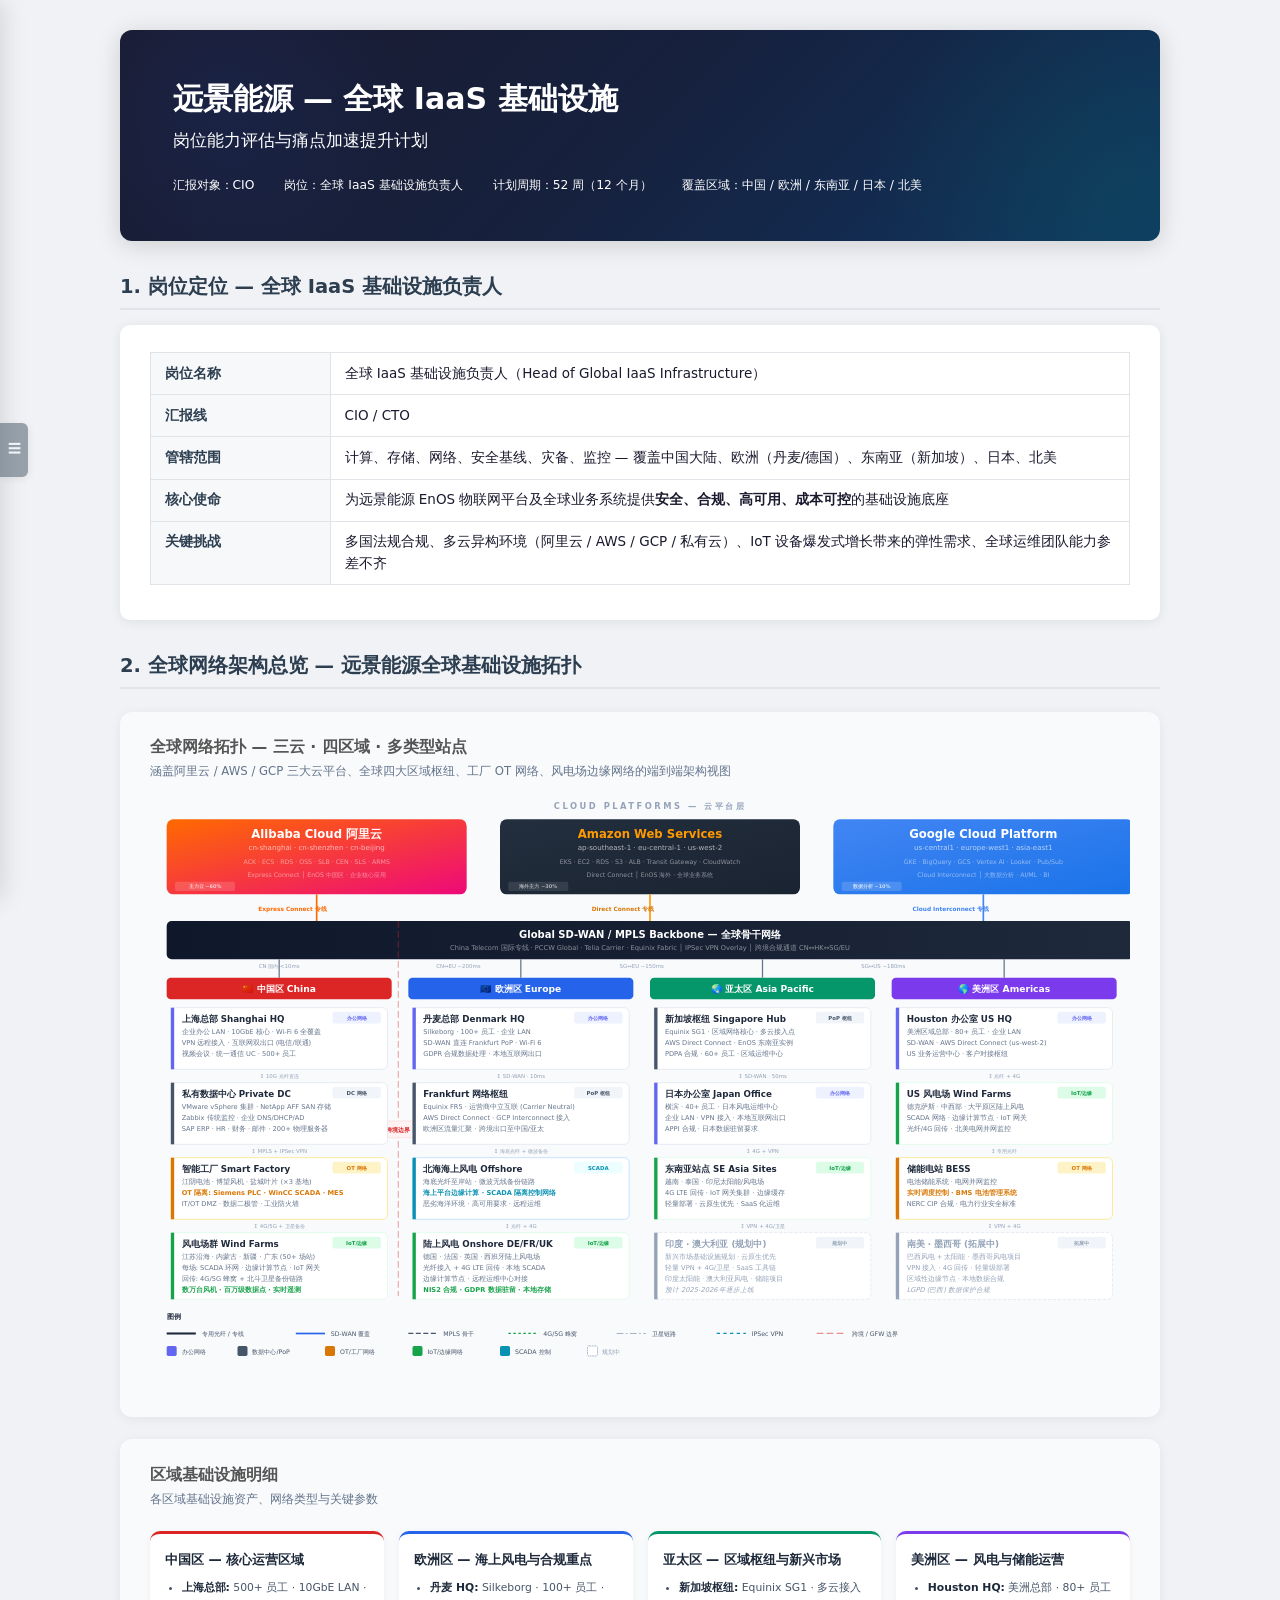
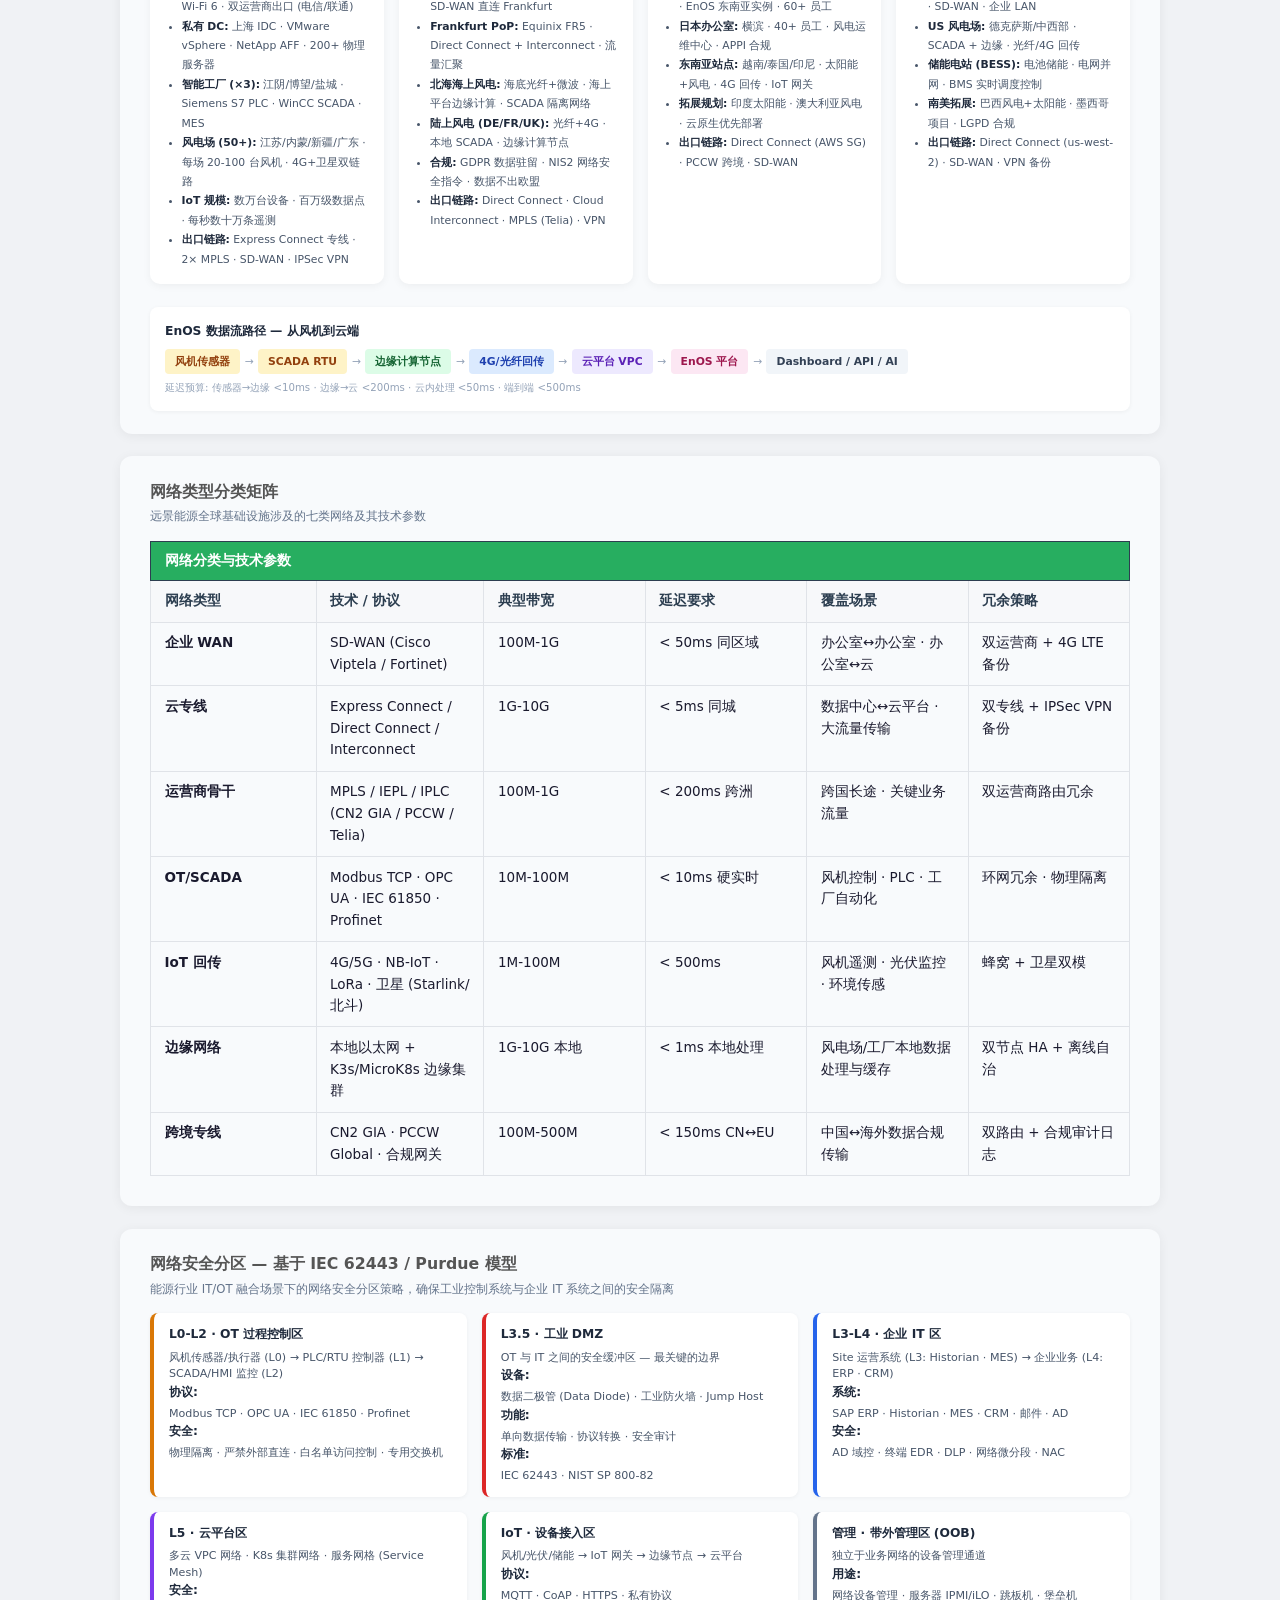
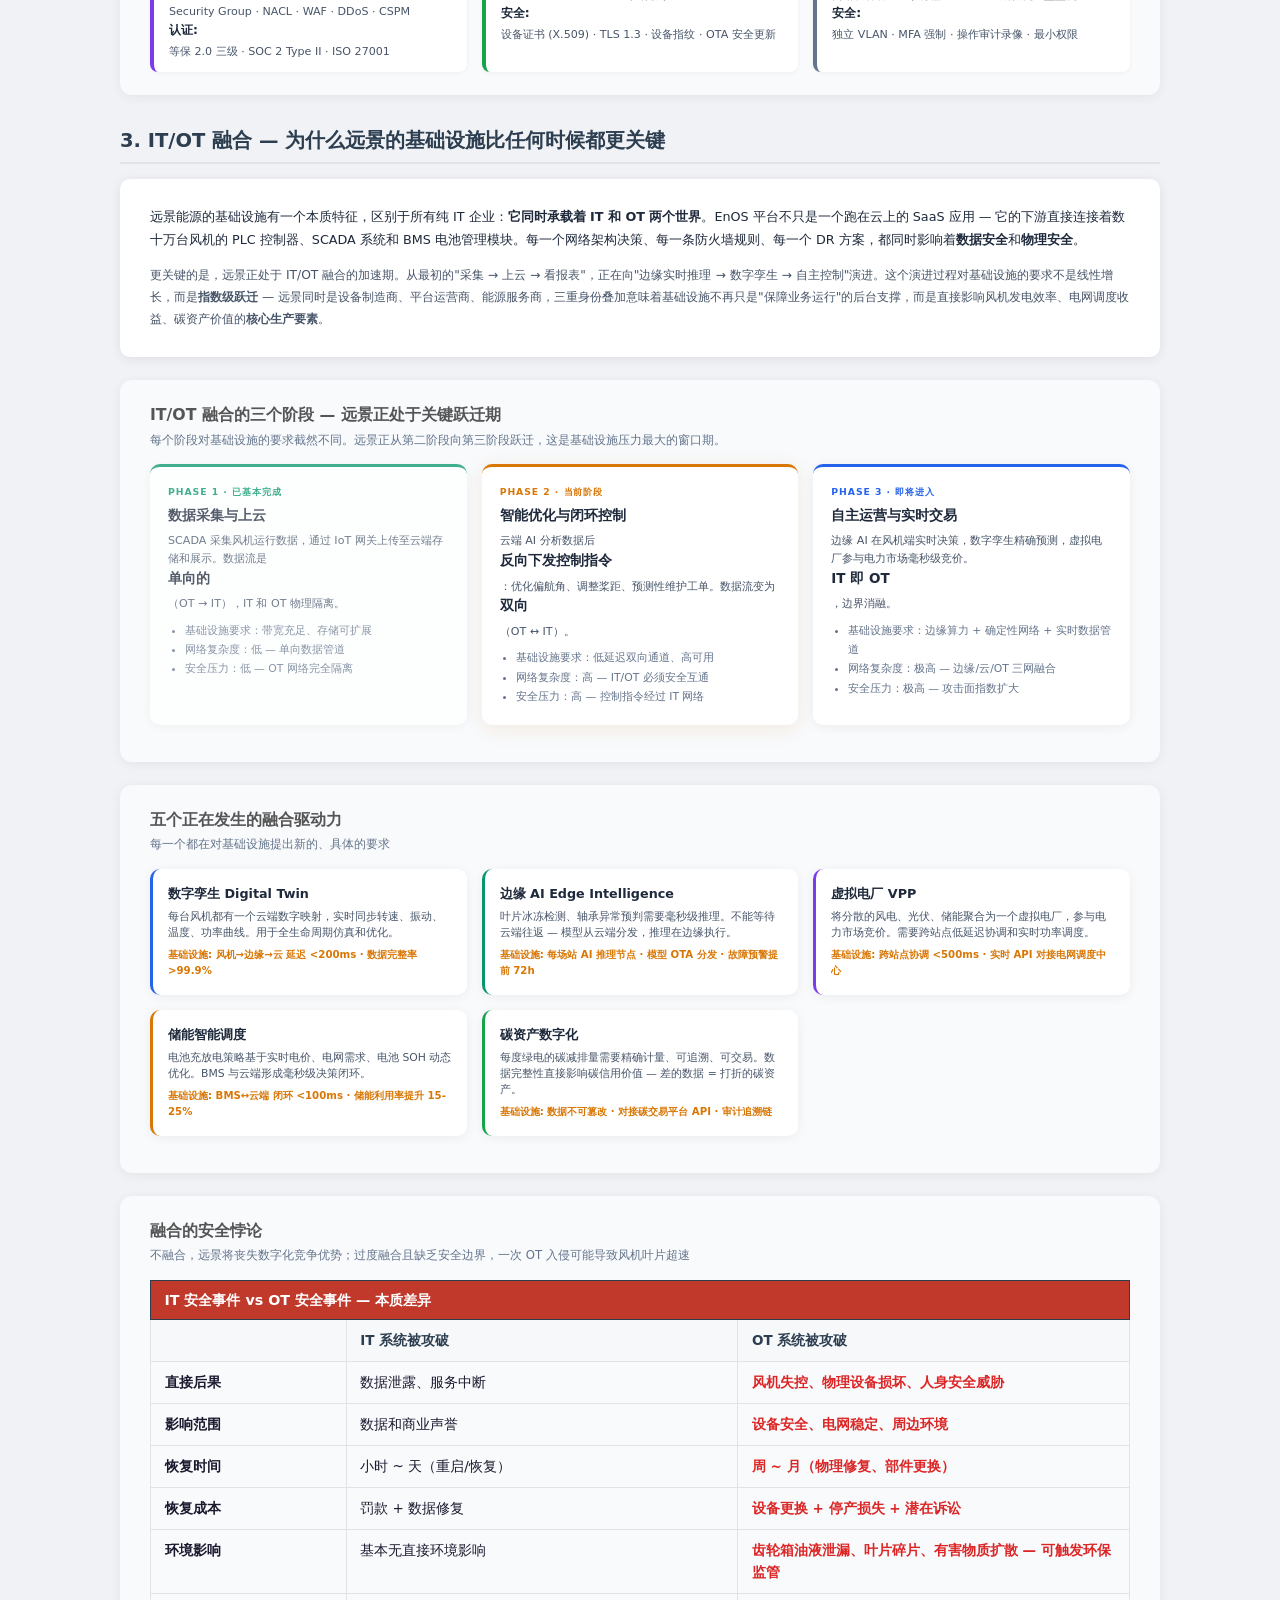
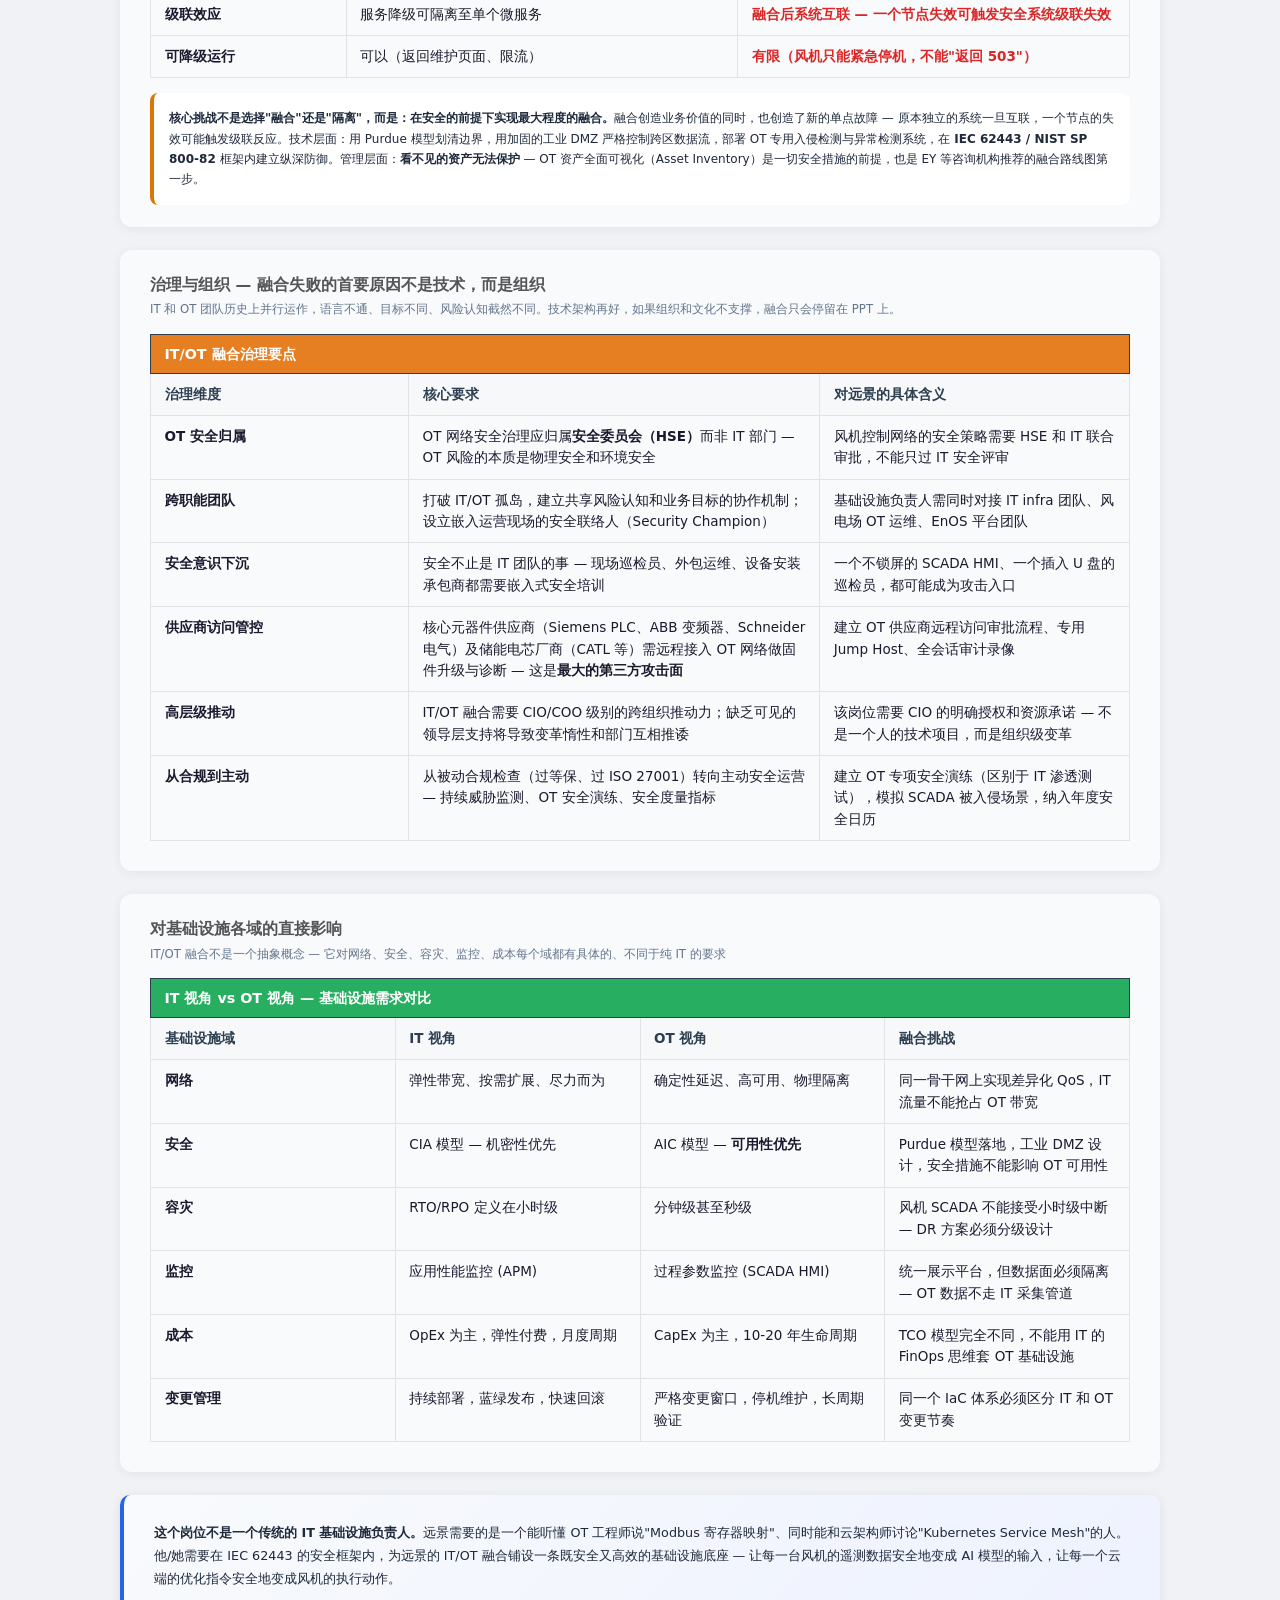
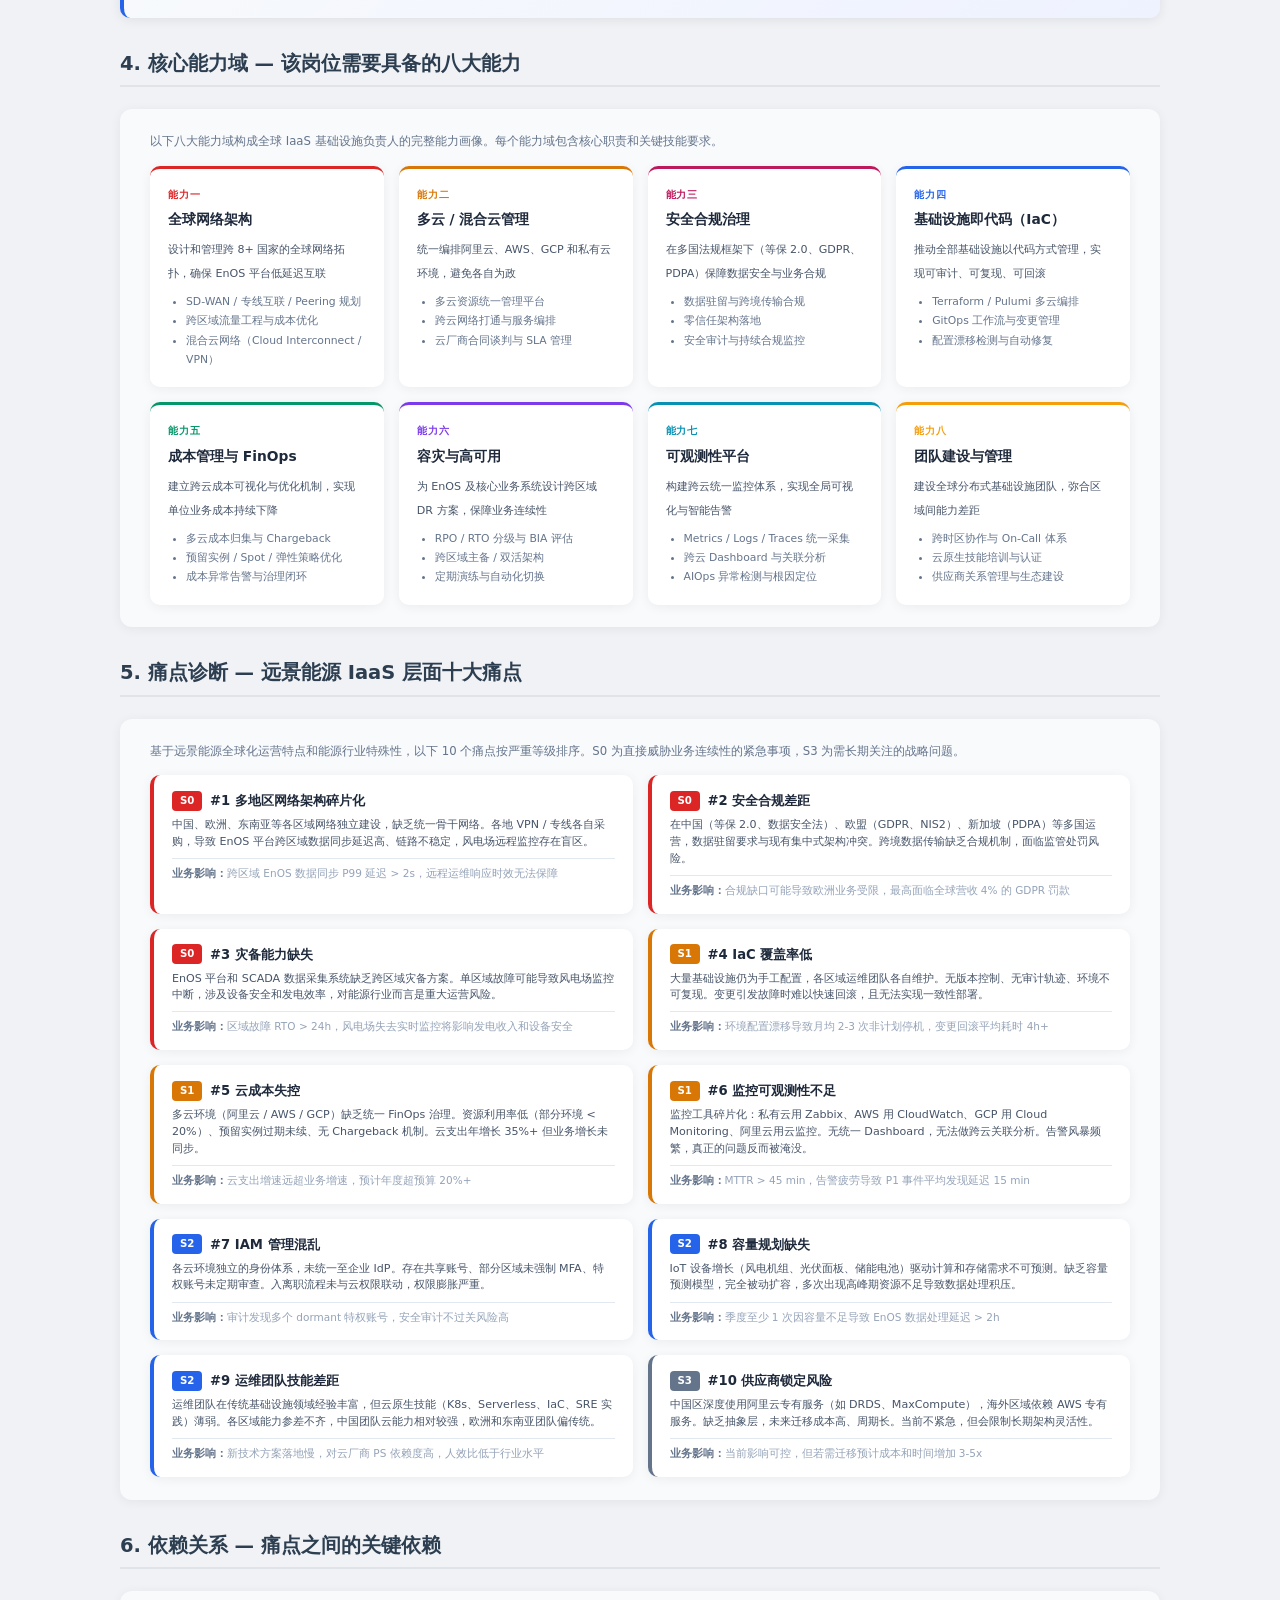
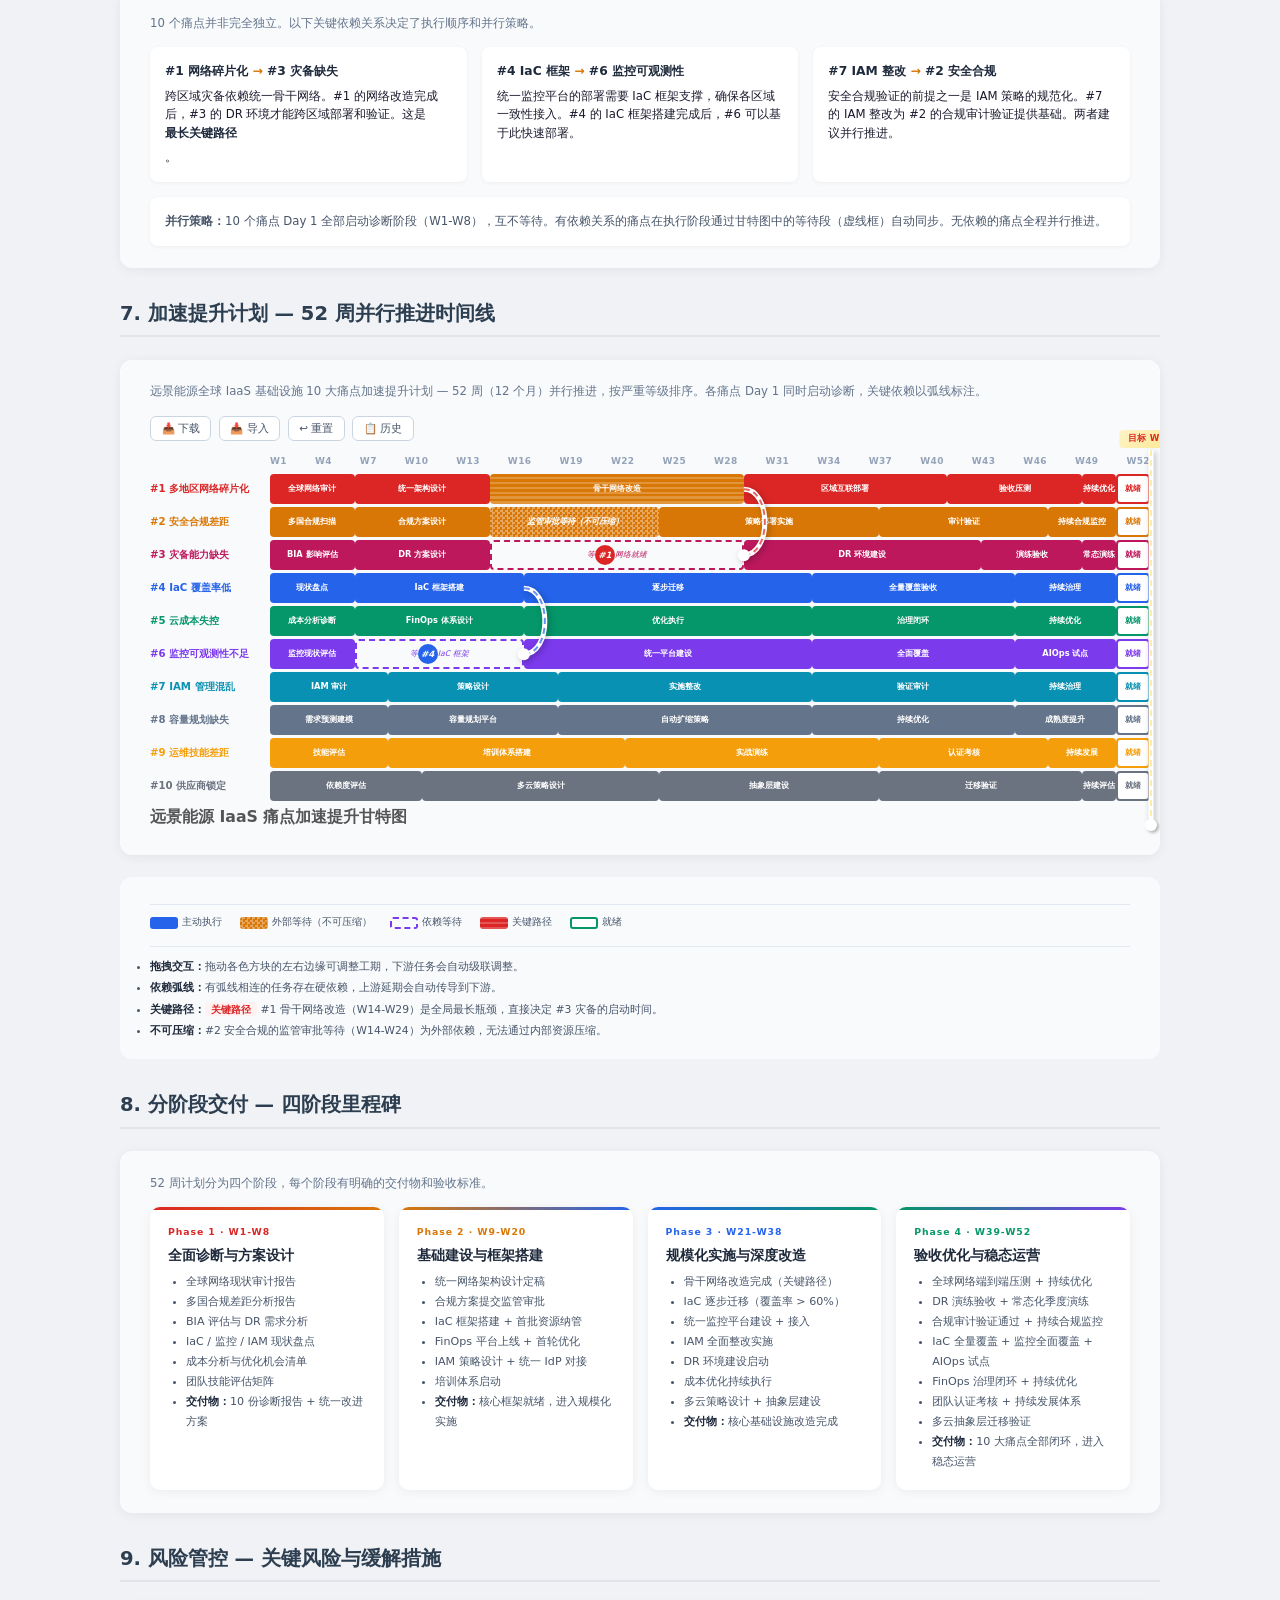
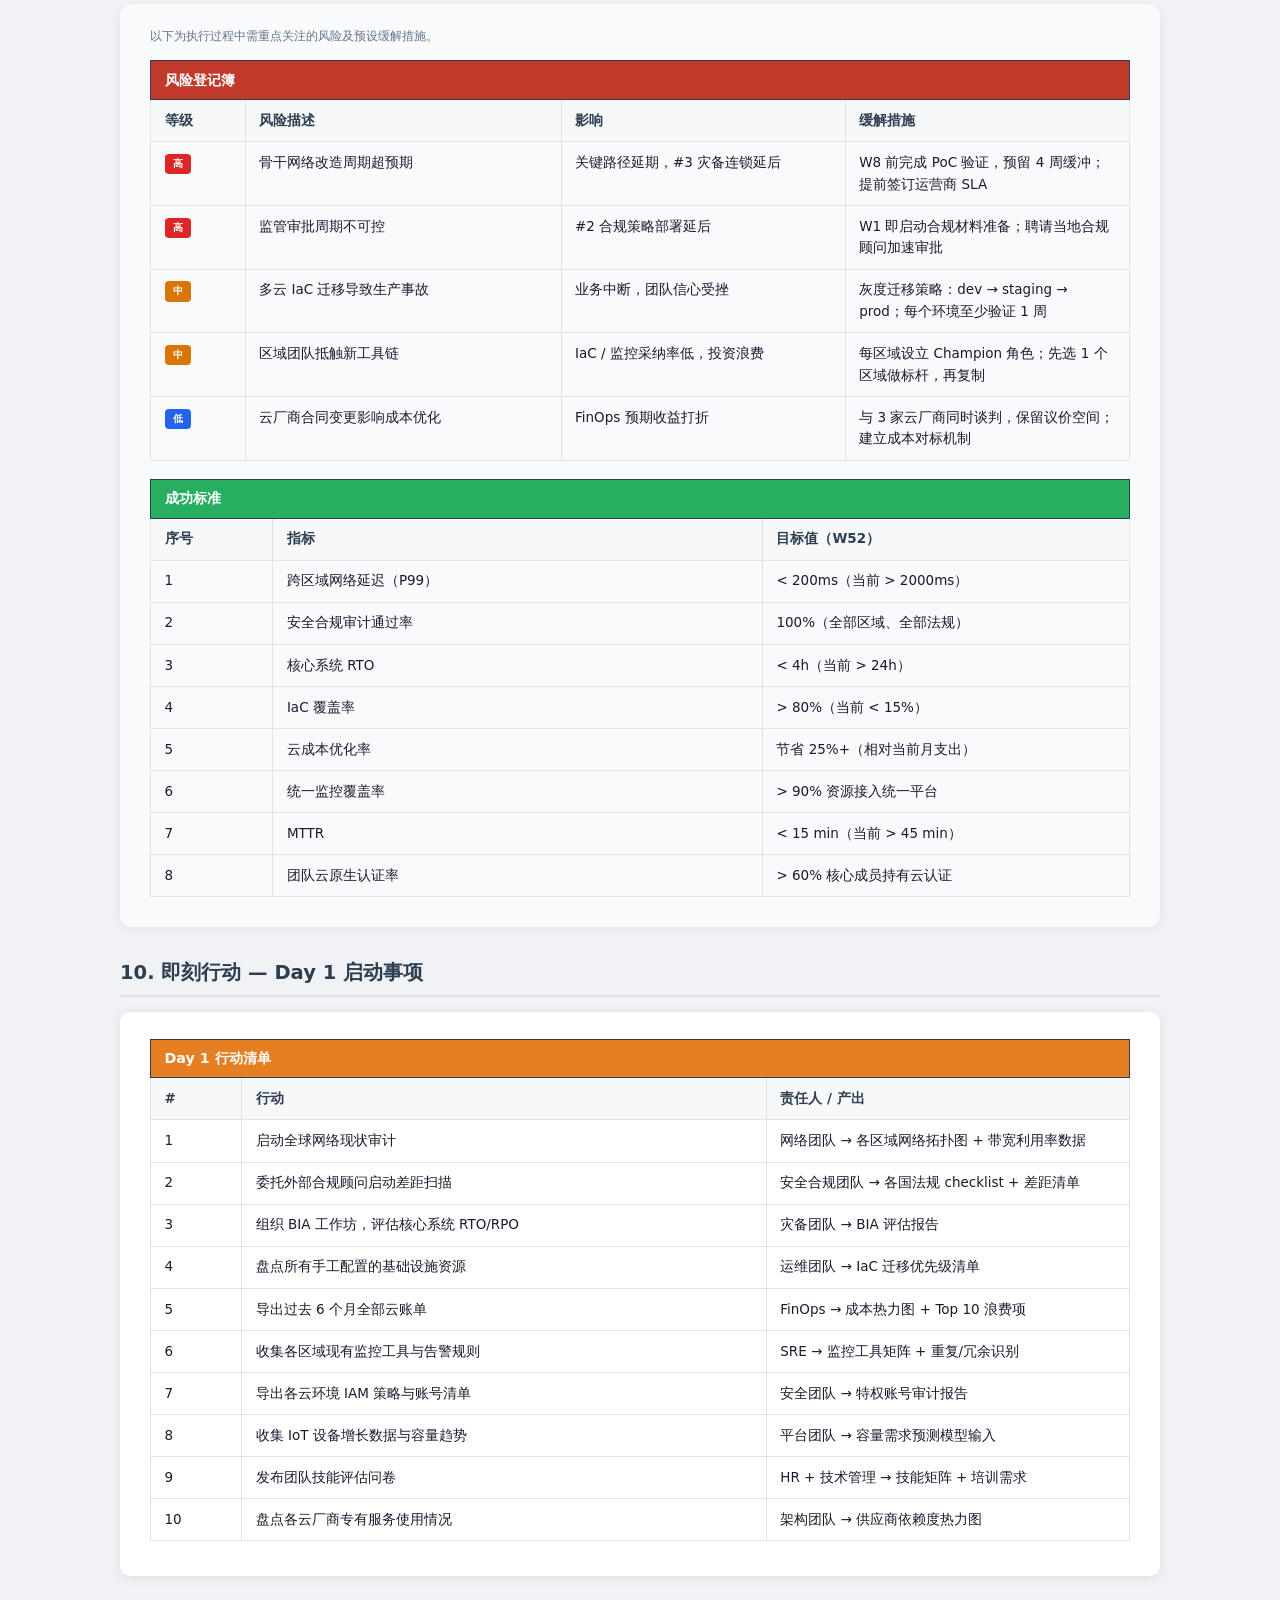
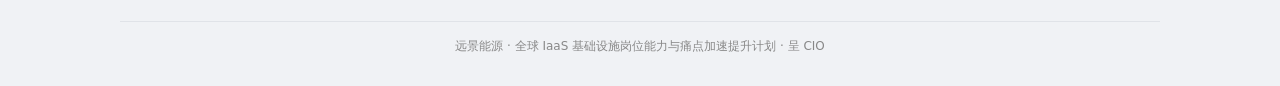
<file: index.html>
<!DOCTYPE html>
<html lang="zh-CN">
<head>
<meta charset="UTF-8"><meta name="viewport" content="width=device-width,initial-scale=1">
<title>远景能源 — 全球 IaaS 基础设施岗位能力与痛点加速提升计划</title>
<link rel="stylesheet" href="style.css">
<style>
/* ── Cover ── */
.cover{background:linear-gradient(135deg,#1a1a2e 0%,#16213e 50%,#0f3460 100%);color:#fff;border-radius:12px;padding:3rem 3.5rem;margin-bottom:2rem;box-shadow:0 4px 24px rgba(0,0,0,.15);position:relative;overflow:hidden}
.cover::before{content:'';position:absolute;top:-40%;right:-20%;width:500px;height:500px;background:radial-gradient(circle,rgba(5,150,105,.15) 0%,transparent 70%);pointer-events:none}
.cover::after{content:'';position:absolute;bottom:-30%;left:-10%;width:400px;height:400px;background:radial-gradient(circle,rgba(37,99,235,.1) 0%,transparent 70%);pointer-events:none}
.cover h1{font-size:2rem;margin-bottom:.3rem;position:relative;z-index:1;color:#fff}
.cover .cover-sub{font-size:1.1rem;color:#fff;margin-bottom:1.5rem;position:relative;z-index:1}
.cover .cover-meta{display:flex;gap:2rem;flex-wrap:wrap;font-size:.82rem;color:#fff;position:relative;z-index:1}
.cover .cover-meta span{display:flex;align-items:center;gap:.4rem}

/* ── Capability Grid ── */
.cap-grid{display:grid;grid-template-columns:repeat(4,1fr);gap:1rem}
a.cap-card{text-decoration:none;color:inherit;display:block}
.cap-card{background:#fff;border-radius:10px;padding:1.2rem;box-shadow:0 2px 12px rgba(0,0,0,.06);border-top:3px solid var(--border);transition:transform .12s,box-shadow .12s;cursor:pointer}
.cap-card:hover{transform:translateY(-2px);box-shadow:0 6px 20px rgba(0,0,0,.1)}
.cap-card .cap-link{display:inline-block;margin-top:.5rem;font-size:.7rem;font-weight:600;color:#2563eb;opacity:.6;transition:opacity .15s}
.cap-card:hover .cap-link{opacity:1}
.cap-card .cap-num{font-size:.65rem;font-weight:700;letter-spacing:.1em;margin-bottom:.4rem}
.cap-card b{display:block;font-size:.92rem;color:#1e293b;margin-bottom:.4rem}
.cap-card span{font-size:.74rem;color:#475569;line-height:1.5}
.cap-card ul{margin:.5rem 0 0;padding-left:1.2rem;font-size:.72rem;color:#64748b;line-height:1.8}

/* ── Pain Point Cards ── */
.pain-grid{display:grid;grid-template-columns:repeat(2,1fr);gap:1rem}
.pain-card{background:#fff;border-radius:10px;box-shadow:0 2px 12px rgba(0,0,0,.06);padding:1rem 1.2rem;border-left:4px solid #e2e8f0;transition:transform .12s,box-shadow .12s}
.pain-card:hover{transform:translateY(-2px);box-shadow:0 6px 20px rgba(0,0,0,.1)}
.pain-card.s0{border-left-color:#dc2626}
.pain-card.s1{border-left-color:#d97706}
.pain-card.s2{border-left-color:#2563eb}
.pain-card.s3{border-left-color:#64748b}
.pain-card .pain-hdr{display:flex;align-items:center;gap:.5rem;margin-bottom:.4rem}
.pain-card .pain-hdr b{font-size:.88rem;color:#1e293b}
.pain-card .pain-desc{font-size:.74rem;color:#475569;line-height:1.5}
.pain-card .pain-impact{margin-top:.5rem;padding-top:.4rem;border-top:1px solid #e2e8f0;font-size:.7rem;color:#94a3b8}
.pain-card .pain-impact b{font-size:.7rem;color:#64748b}

/* ── Severity Badge ── */
.sev{display:inline-block;padding:2px 8px;border-radius:4px;font-size:.68rem;font-weight:700;color:#fff}
.sev-s0{background:#dc2626}
.sev-s1{background:#d97706}
.sev-s2{background:#2563eb}
.sev-s3{background:#64748b}

/* ── Gantt Timeline (52 weeks) ── */
.gt{background:#f8fafc;border-radius:12px;padding:1.5rem 2rem;box-shadow:0 2px 12px rgba(0,0,0,.06);overflow-x:auto;margin:1.5rem 0}
.gt h3{margin:0 0 .2rem;font-size:1.05rem}
.gt>p{font-size:.78rem;color:#64748b;margin:0 0 1rem}
.gt-wrap{min-width:1000px;position:relative}
.gt-cutover{position:absolute;right:0;top:0;bottom:0;width:10px;background:transparent;cursor:col-resize;z-index:10;box-sizing:content-box}
.gt-cutover svg{position:absolute;right:-4px;top:0;width:6px;height:100%;overflow:visible;filter:drop-shadow(2px 2px 3px rgba(0,0,0,.25))}
.gt-cutover .cut-halo{stroke:#fff;stroke-width:5}
.gt-cutover .cut-line{stroke:#fde68a;stroke-width:2;stroke-dasharray:6,4;opacity:.7;transition:stroke .15s,opacity .15s}
.gt-cutover:hover .cut-line{stroke:#fcd34d;opacity:.9}
.gt-cutover.cut-drag .cut-line{stroke:#fcd34d;stroke-dasharray:none;opacity:.9}
.gt-cutover .cut-dot{position:absolute;right:0;bottom:0;width:12px;height:12px;border-radius:50%;background:#fff;box-shadow:2px 2px 3px rgba(0,0,0,.25);transform:translate(7px,6px)}
.gt-cutover:hover .cut-dot{background:#fff}
.gt-cutover span{position:absolute;bottom:100%;right:0;transform:translateX(calc(50%));margin-bottom:2px;font-size:.58rem;font-weight:700;color:#dc2626;white-space:nowrap;letter-spacing:.04em;background:linear-gradient(135deg,#fef3c7,#fde68a);padding:2px 8px;border-radius:4px}
/* Header row — dynamic columns set by JS */
.gt-hdr{display:grid;gap:0;margin-bottom:.15rem}
.gt-hdr span{font-size:.6rem;font-weight:700;color:#94a3b8;text-align:center;padding:.25rem 0;letter-spacing:.04em}
.gt-hdr span:first-child{text-align:left;color:#475569}
/* Chain rows — dynamic columns set by JS */
.gt-row{display:grid;gap:0;margin-bottom:3px;align-items:center;min-height:30px}
.gt-label{font-size:.68rem;font-weight:700;line-height:1.2;padding-right:.4rem;white-space:nowrap;overflow:hidden;text-overflow:ellipsis}
.gt-label small{display:block;font-weight:400;font-size:.58rem;opacity:.7;margin-top:1px}
/* Segment base */
.gt-seg{border-radius:4px;padding:2px 4px;font-size:.55rem;font-weight:600;text-align:center;line-height:1.4;white-space:nowrap;overflow:hidden;text-overflow:ellipsis;min-height:30px;display:flex;align-items:center;justify-content:center}
.gt-act{color:#fff}
.gt-ext{background-image:repeating-conic-gradient(rgba(255,255,255,.35) 0% 25%,transparent 0% 50%)!important;background-size:5px 5px!important;color:#fff;font-style:italic}
.gt-blk{border:2px dashed;background:transparent!important;font-style:italic;font-weight:500;font-size:.52rem}
.gt-done{background:#fff!important;border:2px solid;font-weight:700;font-size:.55rem}
.gt-crit{background:#d97706 repeating-linear-gradient(0deg,rgba(255,255,255,.22) 0,rgba(255,255,255,.22) 2.5px,transparent 2.5px,transparent 5px)!important;color:#fff!important;font-weight:700;font-size:.52rem}
/* Row colors — 10 distinct */
.gc-1 .gt-act,.gc-1 .gt-ext{background-color:#dc2626}.gc-1 .gt-blk{border-color:#dc2626;color:#dc2626}.gc-1 .gt-done{border-color:#dc2626;color:#dc2626}
.gc-2 .gt-act,.gc-2 .gt-ext{background-color:#d97706}.gc-2 .gt-blk{border-color:#d97706;color:#d97706}.gc-2 .gt-done{border-color:#d97706;color:#d97706}
.gc-3 .gt-act,.gc-3 .gt-ext{background-color:#be185d}.gc-3 .gt-blk{border-color:#be185d;color:#be185d}.gc-3 .gt-done{border-color:#be185d;color:#be185d}
.gc-4 .gt-act,.gc-4 .gt-ext{background-color:#2563eb}.gc-4 .gt-blk{border-color:#2563eb;color:#2563eb}.gc-4 .gt-done{border-color:#2563eb;color:#2563eb}
.gc-5 .gt-act,.gc-5 .gt-ext{background-color:#059669}.gc-5 .gt-blk{border-color:#059669;color:#059669}.gc-5 .gt-done{border-color:#059669;color:#059669}
.gc-6 .gt-act,.gc-6 .gt-ext{background-color:#7c3aed}.gc-6 .gt-blk{border-color:#7c3aed;color:#7c3aed}.gc-6 .gt-done{border-color:#7c3aed;color:#7c3aed}
.gc-7 .gt-act,.gc-7 .gt-ext{background-color:#0891b2}.gc-7 .gt-blk{border-color:#0891b2;color:#0891b2}.gc-7 .gt-done{border-color:#0891b2;color:#0891b2}
.gc-8 .gt-act,.gc-8 .gt-ext{background-color:#64748b}.gc-8 .gt-blk{border-color:#64748b;color:#64748b}.gc-8 .gt-done{border-color:#64748b;color:#64748b}
.gc-9 .gt-act,.gc-9 .gt-ext{background-color:#f59e0b}.gc-9 .gt-blk{border-color:#f59e0b;color:#f59e0b}.gc-9 .gt-done{border-color:#f59e0b;color:#f59e0b}
.gc-10 .gt-act,.gc-10 .gt-ext{background-color:#6b7280}.gc-10 .gt-blk{border-color:#6b7280;color:#6b7280}.gc-10 .gt-done{border-color:#6b7280;color:#6b7280}
/* SVG overlay */
.g2-svg{position:absolute;top:0;left:0;width:100%;height:100%;pointer-events:none;z-index:5;overflow:visible;filter:drop-shadow(2px 2px 3px rgba(0,0,0,.25))}
.g2-hl{box-shadow:0 0 0 2px rgba(217,119,6,.5)!important}
/* Gantt legend */
.gt-legend{display:flex;gap:1.2rem;flex-wrap:wrap;margin-top:.8rem;padding-top:.6rem;border-top:1px solid #e2e8f0}
.gt-legend span{font-size:.68rem;color:#475569;display:flex;align-items:center;gap:4px}
.gt-legend i{display:inline-block;width:28px;height:12px;border-radius:3px;font-style:normal}
.gt-legend i.leg-act{background:#2563eb}
.gt-legend i.leg-ext{background:#d97706;background-image:repeating-conic-gradient(rgba(255,255,255,.35) 0% 25%,transparent 0% 50%);background-size:5px 5px}
.gt-legend i.leg-blk{background:transparent;border:2px dashed #7c3aed}
.gt-legend i.leg-crit{background:#dc2626;background-image:repeating-linear-gradient(0deg,rgba(255,255,255,.22) 0,rgba(255,255,255,.22) 2.5px,transparent 2.5px,transparent 5px)}
.gt-legend i.leg-done{background:#fff;border:2px solid #059669}
.gt-notes{margin-top:1rem;padding-top:.8rem;border-top:1px solid #e2e8f0}
.gt-notes li{font-size:.72rem;color:#475569;margin-bottom:.35rem;line-height:1.5}
.gt-notes li b{color:#1e293b}
.gt-notes li em{font-style:normal;background:#fef2f2;color:#dc2626;padding:.1rem .4rem;border-radius:3px;font-size:.66rem;font-weight:600}

/* ── Phase Cards ── */
.phase-grid{display:grid;grid-template-columns:repeat(4,1fr);gap:1rem}
.phase-card{background:#fff;border-radius:10px;padding:1.2rem;box-shadow:0 2px 12px rgba(0,0,0,.06);position:relative;overflow:hidden}
.phase-card::before{content:'';position:absolute;top:0;left:0;right:0;height:3px}
.phase-card.p1::before{background:linear-gradient(90deg,#dc2626,#d97706)}
.phase-card.p2::before{background:linear-gradient(90deg,#d97706,#2563eb)}
.phase-card.p3::before{background:linear-gradient(90deg,#2563eb,#059669)}
.phase-card.p4::before{background:linear-gradient(90deg,#059669,#7c3aed)}
.phase-card .phase-tag{font-size:.62rem;font-weight:700;letter-spacing:.1em;margin-bottom:.3rem}
.phase-card b{display:block;font-size:.9rem;color:#1e293b;margin-bottom:.4rem}
.phase-card ul{padding-left:1.2rem;font-size:.74rem;color:#475569;line-height:1.8;margin:0}
.phase-card li b{font-size:.74rem;display:inline}

/* ── Risk Table ── */
.risk-wrap{background:#f8fafc;border-radius:12px;padding:1.5rem 2rem;box-shadow:0 2px 12px rgba(0,0,0,.06);margin:1.5rem 0}
.risk-wrap h3{margin:0 0 .2rem;font-size:1.05rem}
.risk-wrap>p{font-size:.78rem;color:#64748b;margin:0 0 1rem}

/* ── Side Nav ── */
.snav-btn{position:fixed;left:0;top:50%;transform:translateY(-50%);z-index:200;width:28px;height:54px;background:var(--accent);color:#fff;border:none;border-radius:0 6px 6px 0;cursor:pointer;font-size:.85rem;line-height:1;display:flex;align-items:center;justify-content:center;box-shadow:1px 2px 8px rgba(0,0,0,.15);opacity:.45;transition:opacity .2s}
.snav-btn:hover{opacity:.85}
.snav-btn.open{opacity:.9}
.snav-panel{position:fixed;left:0;top:0;bottom:0;width:220px;background:#fff;box-shadow:3px 0 24px rgba(0,0,0,.12);z-index:199;transform:translateX(-100%);transition:transform .25s ease;display:flex;flex-direction:column;padding:1.5rem 0}
.snav-panel.open{transform:translateX(0)}
.snav-panel .snav-title{font-size:.7rem;font-weight:700;color:var(--text3);text-transform:uppercase;letter-spacing:.1em;padding:0 1.2rem .6rem;border-bottom:1px solid var(--border)}
.snav-panel a{display:flex;align-items:center;gap:.5rem;padding:.55rem 1.2rem;font-size:.82rem;font-weight:500;color:var(--text2);text-decoration:none;transition:background .12s,color .12s;border-left:3px solid transparent}
.snav-panel a:hover{background:#f1f5f9;color:var(--accent)}
.snav-panel a .snav-num{font-size:.65rem;font-weight:700;color:var(--text3);min-width:14px}
.snav-backdrop{position:fixed;inset:0;z-index:198;background:rgba(0,0,0,.08);opacity:0;pointer-events:none;transition:opacity .25s}
.snav-backdrop.open{opacity:1;pointer-events:auto}

/* ── Dependency Diagram ── */
.dep-wrap{background:#f8fafc;border-radius:12px;padding:1.5rem 2rem;box-shadow:0 2px 12px rgba(0,0,0,.06);margin:1.5rem 0}
.dep-grid{display:grid;grid-template-columns:repeat(3,1fr);gap:1rem}
.dep-item{background:#fff;border-radius:8px;padding:1rem;box-shadow:0 1px 4px rgba(0,0,0,.05);font-size:.78rem;line-height:1.6}
.dep-item b{color:#1e293b;display:block;margin-bottom:.3rem;font-size:.82rem}
.dep-item .dep-arrow{color:#d97706;font-weight:700;font-size:.82rem}

/* ── Network Architecture ── */
.net-arch{background:#f8fafc;border-radius:12px;padding:1.5rem 2rem;box-shadow:0 2px 12px rgba(0,0,0,.06);margin:1.5rem 0;overflow:hidden}
.net-arch h3{margin:0 0 .2rem;font-size:1.05rem}
.net-arch>p{font-size:.78rem;color:#64748b;margin:0 0 1rem}
.net-svg-wrap{overflow-x:auto;-webkit-overflow-scrolling:touch;margin:1rem 0}
.net-svg-wrap svg{display:block;min-width:1000px;height:auto}
.net-detail-grid{display:grid;grid-template-columns:repeat(4,1fr);gap:1rem;margin-top:1.5rem}
.net-rcard{background:#fff;border-radius:10px;padding:1rem;box-shadow:0 2px 8px rgba(0,0,0,.05);border-top:3px solid #e2e8f0}
.net-rcard.rc-cn{border-top-color:#dc2626}.net-rcard.rc-eu{border-top-color:#2563eb}
.net-rcard.rc-ap{border-top-color:#059669}.net-rcard.rc-us{border-top-color:#7c3aed}
.net-rcard b{display:block;font-size:.88rem;color:#1e293b;margin-bottom:.5rem}
.net-rcard ul{margin:0;padding-left:1.1rem;font-size:.72rem;color:#475569;line-height:1.8}
.net-rcard li b{display:inline;font-size:.72rem}
.net-zone-grid{display:grid;grid-template-columns:repeat(3,1fr);gap:1rem;margin-top:1rem}
.net-zone{background:#fff;border-radius:8px;padding:.8rem 1rem;box-shadow:0 1px 4px rgba(0,0,0,.05);border-left:4px solid #e2e8f0;font-size:.74rem}
.net-zone b{display:block;font-size:.82rem;color:#1e293b;margin-bottom:.3rem}
.net-zone p{color:#475569;line-height:1.5;margin:0}
.net-zone.nz-ot{border-left-color:#d97706}.net-zone.nz-dmz{border-left-color:#dc2626}
.net-zone.nz-it{border-left-color:#2563eb}.net-zone.nz-cloud{border-left-color:#7c3aed}
.net-zone.nz-iot{border-left-color:#16a34a}.net-zone.nz-mgmt{border-left-color:#64748b}
.net-flow{display:flex;align-items:center;gap:.3rem;flex-wrap:wrap;font-size:.72rem}
.net-flow span.nf{padding:4px 10px;border-radius:4px;font-weight:600}
/* ── IT/OT Integration ── */
.itot-phases{display:grid;grid-template-columns:repeat(3,1fr);gap:1rem;margin:1rem 0}
.itot-phase{background:#fff;border-radius:10px;padding:1.2rem;box-shadow:0 2px 12px rgba(0,0,0,.06);border-top:3px solid #e2e8f0}
.itot-phase .ip-tag{font-size:.62rem;font-weight:700;letter-spacing:.1em;margin-bottom:.3rem}
.itot-phase b{display:block;font-size:.9rem;color:#1e293b;margin-bottom:.4rem}
.itot-phase p{font-size:.74rem;color:#475569;line-height:1.6;margin:0}
.itot-phase ul{margin:.5rem 0 0;padding-left:1.1rem;font-size:.72rem;color:#64748b;line-height:1.8}
.itot-drivers{display:grid;grid-template-columns:repeat(3,1fr);gap:1rem;margin:1rem 0}
.itot-driver{background:#fff;border-radius:10px;padding:1rem;box-shadow:0 2px 12px rgba(0,0,0,.06);border-left:3px solid #2563eb}
.itot-driver b{display:block;font-size:.85rem;color:#1e293b;margin-bottom:.3rem}
.itot-driver p{font-size:.72rem;color:#475569;line-height:1.5;margin:0}
.itot-driver .itot-kpi{margin-top:.4rem;font-size:.68rem;color:#d97706;font-weight:600}

@media(max-width:900px){
  .cap-grid,.net-detail-grid,.net-zone-grid,.itot-drivers{grid-template-columns:repeat(2,1fr)}
  .phase-grid{grid-template-columns:repeat(2,1fr)}
}
@media(max-width:700px){
  body{padding:1rem}
  .cap-grid,.pain-grid,.phase-grid,.net-detail-grid,.net-zone-grid,.itot-drivers,.itot-phases{grid-template-columns:1fr}
  .cover{padding:2rem 1.5rem}
  .cover h1{font-size:1.4rem}
}
</style>
</head>
<body>

<!-- ===== Cover ===== -->
<div class="cover">
  <h1>远景能源 — 全球 IaaS 基础设施</h1>
  <div class="cover-sub">岗位能力评估与痛点加速提升计划</div>
  <div class="cover-meta">
    <span>汇报对象：CIO</span>
    <span>岗位：全球 IaaS 基础设施负责人</span>
    <span>计划周期：52 周（12 个月）</span>
    <span>覆盖区域：中国 / 欧洲 / 东南亚 / 日本 / 北美</span>
  </div>
</div>

<!-- ===== Side Nav ===== -->
<button class="snav-btn" id="snavBtn" aria-label="导航">&#9776;</button>
<div class="snav-backdrop" id="snavBg"></div>
<nav class="snav-panel" id="snavPanel">
  <div class="snav-title">章节导航</div>
  <a href="#sec-role"><span class="snav-num">1</span>岗位定位</a>
  <a href="#sec-net"><span class="snav-num">2</span>全球网络架构</a>
  <a href="#sec-itot"><span class="snav-num">3</span>IT/OT 融合</a>
  <a href="#sec-cap"><span class="snav-num">4</span>核心能力域</a>
  <a href="#sec-pain"><span class="snav-num">5</span>痛点诊断</a>
  <a href="#sec-dep"><span class="snav-num">6</span>依赖关系</a>
  <a href="#sec-gantt"><span class="snav-num">7</span>加速提升计划</a>
  <a href="#sec-phase"><span class="snav-num">8</span>分阶段交付</a>
  <a href="#sec-risk"><span class="snav-num">9</span>风险管控</a>
  <a href="#sec-next"><span class="snav-num">10</span>即刻行动</a>
</nav>

<!-- ===== 1. Role Overview ===== -->
<h2 id="sec-role">1. 岗位定位 — 全球 IaaS 基础设施负责人</h2>
<div class="card">
<table>
  <tr><th>岗位名称</th><td>全球 IaaS 基础设施负责人（Head of Global IaaS Infrastructure）</td></tr>
  <tr><th>汇报线</th><td>CIO / CTO</td></tr>
  <tr><th>管辖范围</th><td>计算、存储、网络、安全基线、灾备、监控 — 覆盖中国大陆、欧洲（丹麦/德国）、东南亚（新加坡）、日本、北美</td></tr>
  <tr><th>核心使命</th><td>为远景能源 EnOS 物联网平台及全球业务系统提供<b>安全、合规、高可用、成本可控</b>的基础设施底座</td></tr>
  <tr><th>关键挑战</th><td>多国法规合规、多云异构环境（阿里云 / AWS / GCP / 私有云）、IoT 设备爆发式增长带来的弹性需求、全球运维团队能力参差不齐</td></tr>
</table>
</div>

<!-- ===== 2. Global Network Architecture ===== -->
<h2 id="sec-net">2. 全球网络架构总览 — 远景能源全球基础设施拓扑</h2>

<div class="net-arch">
<h3>全球网络拓扑 — 三云 · 四区域 · 多类型站点</h3>
<p>涵盖阿里云 / AWS / GCP 三大云平台、全球四大区域枢纽、工厂 OT 网络、风电场边缘网络的端到端架构视图</p>
<div class="net-svg-wrap">
<svg viewBox="0 0 1200 700" xmlns="http://www.w3.org/2000/svg" style="font-family:system-ui,-apple-system,sans-serif">
<defs>
<linearGradient id="gA" x1="0" y1="0" x2="1" y2="1"><stop offset="0%" stop-color="#ff6a00"/><stop offset="100%" stop-color="#ee0979"/></linearGradient>
<linearGradient id="gW" x1="0" y1="0" x2="1" y2="1"><stop offset="0%" stop-color="#232f3e"/><stop offset="100%" stop-color="#1a2332"/></linearGradient>
<linearGradient id="gG" x1="0" y1="0" x2="1" y2="1"><stop offset="0%" stop-color="#4285f4"/><stop offset="100%" stop-color="#1a73e8"/></linearGradient>
<linearGradient id="gB" x1="0" y1="0" x2="1" y2="0"><stop offset="0%" stop-color="#0f172a"/><stop offset="100%" stop-color="#1e293b"/></linearGradient>
</defs>

<!-- ── CLOUD TIER ── -->
<text x="600" y="16" text-anchor="middle" font-size="10" font-weight="700" fill="#94a3b8" letter-spacing="3">CLOUD PLATFORMS — 云平台层</text>

<!-- Alibaba Cloud -->
<rect x="20" y="28" width="360" height="90" rx="8" fill="url(#gA)"/>
<text x="200" y="50" text-anchor="middle" font-size="14" font-weight="700" fill="#fff">Alibaba Cloud 阿里云</text>
<text x="200" y="65" text-anchor="middle" font-size="8.5" fill="rgba(255,255,255,0.65)">cn-shanghai · cn-shenzhen · cn-beijing</text>
<text x="200" y="82" text-anchor="middle" font-size="7.5" fill="rgba(255,255,255,0.5)">ACK · ECS · RDS · OSS · SLB · CEN · SLS · ARMS</text>
<text x="200" y="97" text-anchor="middle" font-size="7.5" fill="rgba(255,255,255,0.5)">Express Connect │ EnOS 中国区 · 企业核心应用</text>
<rect x="30" y="103" width="72" height="11" rx="2" fill="rgba(255,255,255,0.15)"/><text x="66" y="111" text-anchor="middle" font-size="6" fill="rgba(255,255,255,0.7)" font-weight="600">主力云 ~60%</text>

<!-- AWS -->
<rect x="420" y="28" width="360" height="90" rx="8" fill="url(#gW)"/>
<text x="600" y="50" text-anchor="middle" font-size="14" font-weight="700" fill="#ff9900">Amazon Web Services</text>
<text x="600" y="65" text-anchor="middle" font-size="8.5" fill="rgba(255,255,255,0.65)">ap-southeast-1 · eu-central-1 · us-west-2</text>
<text x="600" y="82" text-anchor="middle" font-size="7.5" fill="rgba(255,255,255,0.5)">EKS · EC2 · RDS · S3 · ALB · Transit Gateway · CloudWatch</text>
<text x="600" y="97" text-anchor="middle" font-size="7.5" fill="rgba(255,255,255,0.5)">Direct Connect │ EnOS 海外 · 全球业务系统</text>
<rect x="430" y="103" width="72" height="11" rx="2" fill="rgba(255,255,255,0.1)"/><text x="466" y="111" text-anchor="middle" font-size="6" fill="rgba(255,255,255,0.6)" font-weight="600">海外主力 ~30%</text>

<!-- GCP -->
<rect x="820" y="28" width="360" height="90" rx="8" fill="url(#gG)"/>
<text x="1000" y="50" text-anchor="middle" font-size="14" font-weight="700" fill="#fff">Google Cloud Platform</text>
<text x="1000" y="65" text-anchor="middle" font-size="8.5" fill="rgba(255,255,255,0.65)">us-central1 · europe-west1 · asia-east1</text>
<text x="1000" y="82" text-anchor="middle" font-size="7.5" fill="rgba(255,255,255,0.5)">GKE · BigQuery · GCS · Vertex AI · Looker · Pub/Sub</text>
<text x="1000" y="97" text-anchor="middle" font-size="7.5" fill="rgba(255,255,255,0.5)">Cloud Interconnect │ 大数据分析 · AI/ML · BI</text>
<rect x="830" y="103" width="72" height="11" rx="2" fill="rgba(255,255,255,0.15)"/><text x="866" y="111" text-anchor="middle" font-size="6" fill="rgba(255,255,255,0.7)" font-weight="600">数据分析 ~10%</text>

<!-- ── INTERCONNECT LINES ── -->
<line x1="200" y1="118" x2="200" y2="150" stroke="#ff6a00" stroke-width="2"/>
<text x="130" y="138" font-size="7" fill="#ff6a00" font-weight="600">Express Connect 专线</text>
<line x1="600" y1="118" x2="600" y2="150" stroke="#ff9900" stroke-width="2"/>
<text x="530" y="138" font-size="7" fill="#d97706" font-weight="600">Direct Connect 专线</text>
<line x1="1000" y1="118" x2="1000" y2="150" stroke="#4285f4" stroke-width="2"/>
<text x="915" y="138" font-size="7" fill="#4285f4" font-weight="600">Cloud Interconnect 专线</text>

<!-- ── GLOBAL BACKBONE ── -->
<rect x="20" y="150" width="1160" height="46" rx="6" fill="url(#gB)"/>
<text x="600" y="170" text-anchor="middle" font-size="12" font-weight="700" fill="#fff">Global SD-WAN / MPLS Backbone — 全球骨干网络</text>
<text x="600" y="185" text-anchor="middle" font-size="8" fill="rgba(255,255,255,0.5)">China Telecom 国际专线 · PCCW Global · Telia Carrier · Equinix Fabric │ IPSec VPN Overlay │ 跨境合规通道 CN↔HK↔SG/EU</text>

<!-- ── GFW BOUNDARY ── -->
<line x1="298" y1="150" x2="298" y2="600" stroke="#dc2626" stroke-width="1.5" stroke-dasharray="8,4" opacity="0.35"/>
<rect x="270" y="390" width="56" height="20" rx="4" fill="#fef2f2" stroke="#fecaca" stroke-width="0.5"/>
<text x="298" y="403" text-anchor="middle" font-size="7.5" font-weight="700" fill="#dc2626">跨境边界</text>

<!-- Route latency labels below backbone -->
<text x="155" y="207" text-anchor="middle" font-size="6.5" fill="#94a3b8">CN 国内 &lt;10ms</text>
<text x="370" y="207" text-anchor="middle" font-size="6.5" fill="#94a3b8">CN↔EU ~200ms</text>
<text x="590" y="207" text-anchor="middle" font-size="6.5" fill="#94a3b8">SG↔EU ~150ms</text>
<text x="880" y="207" text-anchor="middle" font-size="6.5" fill="#94a3b8">SG↔US ~180ms</text>

<!-- ── BACKBONE → REGION LINES ── -->
<line x1="155" y1="196" x2="155" y2="218" stroke="#64748b" stroke-width="1.5"/>
<line x1="445" y1="196" x2="445" y2="218" stroke="#64748b" stroke-width="1.5"/>
<line x1="735" y1="196" x2="735" y2="218" stroke="#64748b" stroke-width="1.5"/>
<line x1="1025" y1="196" x2="1025" y2="218" stroke="#64748b" stroke-width="1.5"/>

<!-- ── REGION HEADERS ── -->
<rect x="20" y="218" width="270" height="26" rx="5" fill="#dc2626"/>
<text x="155" y="235" text-anchor="middle" font-size="11" font-weight="700" fill="#fff">&#x1F1E8;&#x1F1F3; 中国区 China</text>
<rect x="310" y="218" width="270" height="26" rx="5" fill="#2563eb"/>
<text x="445" y="235" text-anchor="middle" font-size="11" font-weight="700" fill="#fff">&#x1F1EA;&#x1F1FA; 欧洲区 Europe</text>
<rect x="600" y="218" width="270" height="26" rx="5" fill="#059669"/>
<text x="735" y="235" text-anchor="middle" font-size="11" font-weight="700" fill="#fff">&#x1F30F; 亚太区 Asia Pacific</text>
<rect x="890" y="218" width="270" height="26" rx="5" fill="#7c3aed"/>
<text x="1025" y="235" text-anchor="middle" font-size="11" font-weight="700" fill="#fff">&#x1F30E; 美洲区 Americas</text>

<!-- ══════ CHINA COLUMN ══════ -->
<g id="r-cn" transform="translate(20,0)">
<!-- Shanghai HQ -->
<rect x="5" y="254" width="260" height="74" rx="6" fill="#fff" stroke="#e2e8f0"/>
<rect x="5" y="254" width="4" height="74" rx="2 0 0 2" fill="#6366f1"/>
<text x="18" y="271" font-size="10.5" font-weight="700" fill="#1e293b">上海总部 Shanghai HQ</text>
<text x="18" y="286" font-size="8" fill="#64748b">企业办公 LAN · 10GbE 核心 · Wi-Fi 6 全覆盖</text>
<text x="18" y="299" font-size="8" fill="#64748b">VPN 远程接入 · 互联网双出口 (电信/联通)</text>
<text x="18" y="312" font-size="8" fill="#64748b">视频会议 · 统一通信 UC · 500+ 员工</text>
<rect x="199" y="259" width="58" height="14" rx="3" fill="#eef2ff"/><text x="228" y="269" text-anchor="middle" font-size="6.5" font-weight="600" fill="#6366f1">办公网络</text>
<!-- Private DC -->
<text x="135" y="338" text-anchor="middle" font-size="6.5" fill="#94a3b8">↕ 10G 光纤直连</text>
<rect x="5" y="344" width="260" height="74" rx="6" fill="#fff" stroke="#e2e8f0"/>
<rect x="5" y="344" width="4" height="74" rx="2 0 0 2" fill="#475569"/>
<text x="18" y="361" font-size="10.5" font-weight="700" fill="#1e293b">私有数据中心 Private DC</text>
<text x="18" y="376" font-size="8" fill="#64748b">VMware vSphere 集群 · NetApp AFF SAN 存储</text>
<text x="18" y="389" font-size="8" fill="#64748b">Zabbix 传统监控 · 企业 DNS/DHCP/AD</text>
<text x="18" y="402" font-size="8" fill="#64748b">SAP ERP · HR · 财务 · 邮件 · 200+ 物理服务器</text>
<rect x="199" y="349" width="58" height="14" rx="3" fill="#f1f5f9"/><text x="228" y="359" text-anchor="middle" font-size="6.5" font-weight="600" fill="#475569">DC 网络</text>
<!-- Smart Factory -->
<text x="135" y="428" text-anchor="middle" font-size="6.5" fill="#94a3b8">↕ MPLS + IPSec VPN</text>
<rect x="5" y="434" width="260" height="74" rx="6" fill="#fff" stroke="#fde68a"/>
<rect x="5" y="434" width="4" height="74" rx="2 0 0 2" fill="#d97706"/>
<text x="18" y="451" font-size="10.5" font-weight="700" fill="#1e293b">智能工厂 Smart Factory</text>
<text x="18" y="466" font-size="8" fill="#64748b">江阴电池 · 博望风机 · 盐城叶片 (×3 基地)</text>
<text x="18" y="479" font-size="8" fill="#d97706" font-weight="600">OT 隔离: Siemens PLC · WinCC SCADA · MES</text>
<text x="18" y="492" font-size="8" fill="#64748b">IT/OT DMZ · 数据二极管 · 工业防火墙</text>
<rect x="199" y="439" width="58" height="14" rx="3" fill="#fef3c7"/><text x="228" y="449" text-anchor="middle" font-size="6.5" font-weight="600" fill="#d97706">OT 网络</text>
<!-- Wind Farms -->
<text x="135" y="518" text-anchor="middle" font-size="6.5" fill="#94a3b8">↕ 4G/5G + 卫星备份</text>
<rect x="5" y="524" width="260" height="80" rx="6" fill="#fff" stroke="#dcfce7"/>
<rect x="5" y="524" width="4" height="80" rx="2 0 0 2" fill="#16a34a"/>
<text x="18" y="541" font-size="10.5" font-weight="700" fill="#1e293b">风电场群 Wind Farms</text>
<text x="18" y="556" font-size="8" fill="#64748b">江苏沿海 · 内蒙古 · 新疆 · 广东 (50+ 场站)</text>
<text x="18" y="569" font-size="8" fill="#64748b">每场: SCADA 环网 · 边缘计算节点 · IoT 网关</text>
<text x="18" y="582" font-size="8" fill="#64748b">回传: 4G/5G 蜂窝 + 北斗卫星备份链路</text>
<text x="18" y="595" font-size="8" fill="#16a34a" font-weight="600">数万台风机 · 百万级数据点 · 实时遥测</text>
<rect x="199" y="529" width="58" height="14" rx="3" fill="#dcfce7"/><text x="228" y="539" text-anchor="middle" font-size="6.5" font-weight="600" fill="#16a34a">IoT/边缘</text>
</g>

<!-- ══════ EUROPE COLUMN ══════ -->
<g id="r-eu" transform="translate(310,0)">
<!-- Denmark Office -->
<rect x="5" y="254" width="260" height="74" rx="6" fill="#fff" stroke="#e2e8f0"/>
<rect x="5" y="254" width="4" height="74" rx="2 0 0 2" fill="#6366f1"/>
<text x="18" y="271" font-size="10.5" font-weight="700" fill="#1e293b">丹麦总部 Denmark HQ</text>
<text x="18" y="286" font-size="8" fill="#64748b">Silkeborg · 100+ 员工 · 企业 LAN</text>
<text x="18" y="299" font-size="8" fill="#64748b">SD-WAN 直连 Frankfurt PoP · Wi-Fi 6</text>
<text x="18" y="312" font-size="8" fill="#64748b">GDPR 合规数据处理 · 本地互联网出口</text>
<rect x="199" y="259" width="58" height="14" rx="3" fill="#eef2ff"/><text x="228" y="269" text-anchor="middle" font-size="6.5" font-weight="600" fill="#6366f1">办公网络</text>
<!-- Frankfurt PoP -->
<text x="135" y="338" text-anchor="middle" font-size="6.5" fill="#94a3b8">↕ SD-WAN · 10ms</text>
<rect x="5" y="344" width="260" height="74" rx="6" fill="#fff" stroke="#e2e8f0"/>
<rect x="5" y="344" width="4" height="74" rx="2 0 0 2" fill="#475569"/>
<text x="18" y="361" font-size="10.5" font-weight="700" fill="#1e293b">Frankfurt 网络枢纽</text>
<text x="18" y="376" font-size="8" fill="#64748b">Equinix FR5 · 运营商中立互联 (Carrier Neutral)</text>
<text x="18" y="389" font-size="8" fill="#64748b">AWS Direct Connect · GCP Interconnect 接入</text>
<text x="18" y="402" font-size="8" fill="#64748b">欧洲区流量汇聚 · 跨境出口至中国/亚太</text>
<rect x="199" y="349" width="58" height="14" rx="3" fill="#f1f5f9"/><text x="228" y="359" text-anchor="middle" font-size="6.5" font-weight="600" fill="#475569">PoP 枢纽</text>
<!-- Offshore Wind -->
<text x="135" y="428" text-anchor="middle" font-size="6.5" fill="#94a3b8">↕ 海底光纤 + 微波备份</text>
<rect x="5" y="434" width="260" height="74" rx="6" fill="#fff" stroke="#bfdbfe"/>
<rect x="5" y="434" width="4" height="74" rx="2 0 0 2" fill="#0891b2"/>
<text x="18" y="451" font-size="10.5" font-weight="700" fill="#1e293b">北海海上风电 Offshore</text>
<text x="18" y="466" font-size="8" fill="#64748b">海底光纤至岸站 · 微波无线备份链路</text>
<text x="18" y="479" font-size="8" fill="#0891b2" font-weight="600">海上平台边缘计算 · SCADA 隔离控制网络</text>
<text x="18" y="492" font-size="8" fill="#64748b">恶劣海洋环境 · 高可用要求 · 远程运维</text>
<rect x="199" y="439" width="58" height="14" rx="3" fill="#ecfeff"/><text x="228" y="449" text-anchor="middle" font-size="6.5" font-weight="600" fill="#0891b2">SCADA</text>
<!-- Onshore Wind -->
<text x="135" y="518" text-anchor="middle" font-size="6.5" fill="#94a3b8">↕ 光纤 + 4G</text>
<rect x="5" y="524" width="260" height="80" rx="6" fill="#fff" stroke="#dcfce7"/>
<rect x="5" y="524" width="4" height="80" rx="2 0 0 2" fill="#16a34a"/>
<text x="18" y="541" font-size="10.5" font-weight="700" fill="#1e293b">陆上风电 Onshore DE/FR/UK</text>
<text x="18" y="556" font-size="8" fill="#64748b">德国 · 法国 · 英国 · 西班牙陆上风电场</text>
<text x="18" y="569" font-size="8" fill="#64748b">光纤接入 + 4G LTE 回传 · 本地 SCADA</text>
<text x="18" y="582" font-size="8" fill="#64748b">边缘计算节点 · 远程运维中心对接</text>
<text x="18" y="595" font-size="8" fill="#16a34a" font-weight="600">NIS2 合规 · GDPR 数据驻留 · 本地存储</text>
<rect x="199" y="529" width="58" height="14" rx="3" fill="#dcfce7"/><text x="228" y="539" text-anchor="middle" font-size="6.5" font-weight="600" fill="#16a34a">IoT/边缘</text>
</g>

<!-- ══════ APAC COLUMN ══════ -->
<g id="r-ap" transform="translate(600,0)">
<!-- Singapore Hub -->
<rect x="5" y="254" width="260" height="74" rx="6" fill="#fff" stroke="#e2e8f0"/>
<rect x="5" y="254" width="4" height="74" rx="2 0 0 2" fill="#475569"/>
<text x="18" y="271" font-size="10.5" font-weight="700" fill="#1e293b">新加坡枢纽 Singapore Hub</text>
<text x="18" y="286" font-size="8" fill="#64748b">Equinix SG1 · 区域网络核心 · 多云接入点</text>
<text x="18" y="299" font-size="8" fill="#64748b">AWS Direct Connect · EnOS 东南亚实例</text>
<text x="18" y="312" font-size="8" fill="#64748b">PDPA 合规 · 60+ 员工 · 区域运维中心</text>
<rect x="199" y="259" width="58" height="14" rx="3" fill="#f1f5f9"/><text x="228" y="269" text-anchor="middle" font-size="6.5" font-weight="600" fill="#475569">PoP 枢纽</text>
<!-- Japan Office -->
<text x="135" y="338" text-anchor="middle" font-size="6.5" fill="#94a3b8">↕ SD-WAN · 50ms</text>
<rect x="5" y="344" width="260" height="74" rx="6" fill="#fff" stroke="#e2e8f0"/>
<rect x="5" y="344" width="4" height="74" rx="2 0 0 2" fill="#6366f1"/>
<text x="18" y="361" font-size="10.5" font-weight="700" fill="#1e293b">日本办公室 Japan Office</text>
<text x="18" y="376" font-size="8" fill="#64748b">横滨 · 40+ 员工 · 日本风电运维中心</text>
<text x="18" y="389" font-size="8" fill="#64748b">企业 LAN · VPN 接入 · 本地互联网出口</text>
<text x="18" y="402" font-size="8" fill="#64748b">APPI 合规 · 日本数据驻留要求</text>
<rect x="199" y="349" width="58" height="14" rx="3" fill="#eef2ff"/><text x="228" y="359" text-anchor="middle" font-size="6.5" font-weight="600" fill="#6366f1">办公网络</text>
<!-- SE Asia Sites -->
<text x="135" y="428" text-anchor="middle" font-size="6.5" fill="#94a3b8">↕ 4G + VPN</text>
<rect x="5" y="434" width="260" height="74" rx="6" fill="#fff" stroke="#dcfce7"/>
<rect x="5" y="434" width="4" height="74" rx="2 0 0 2" fill="#16a34a"/>
<text x="18" y="451" font-size="10.5" font-weight="700" fill="#1e293b">东南亚站点 SE Asia Sites</text>
<text x="18" y="466" font-size="8" fill="#64748b">越南 · 泰国 · 印尼太阳能/风电场</text>
<text x="18" y="479" font-size="8" fill="#64748b">4G LTE 回传 · IoT 网关集群 · 边缘缓存</text>
<text x="18" y="492" font-size="8" fill="#64748b">轻量部署 · 云原生优先 · SaaS 化运维</text>
<rect x="199" y="439" width="58" height="14" rx="3" fill="#dcfce7"/><text x="228" y="449" text-anchor="middle" font-size="6.5" font-weight="600" fill="#16a34a">IoT/边缘</text>
<!-- India/Australia -->
<text x="135" y="518" text-anchor="middle" font-size="6.5" fill="#94a3b8">↕ VPN + 4G/卫星</text>
<rect x="5" y="524" width="260" height="80" rx="6" fill="#fff" stroke="#e2e8f0" stroke-dasharray="4,2"/>
<rect x="5" y="524" width="4" height="80" rx="2 0 0 2" fill="#94a3b8"/>
<text x="18" y="541" font-size="10.5" font-weight="700" fill="#94a3b8">印度 · 澳大利亚 (规划中)</text>
<text x="18" y="556" font-size="8" fill="#94a3b8">新兴市场基础设施规划 · 云原生优先</text>
<text x="18" y="569" font-size="8" fill="#94a3b8">轻量 VPN + 4G/卫星 · SaaS 工具链</text>
<text x="18" y="582" font-size="8" fill="#94a3b8">印度太阳能 · 澳大利亚风电 · 储能项目</text>
<text x="18" y="595" font-size="8" fill="#94a3b8" font-style="italic">预计 2025-2026 年逐步上线</text>
<rect x="199" y="529" width="58" height="14" rx="3" fill="#f1f5f9"/><text x="228" y="539" text-anchor="middle" font-size="6.5" font-weight="600" fill="#94a3b8">规划中</text>
</g>

<!-- ══════ AMERICAS COLUMN ══════ -->
<g id="r-us" transform="translate(890,0)">
<!-- Houston Office -->
<rect x="5" y="254" width="260" height="74" rx="6" fill="#fff" stroke="#e2e8f0"/>
<rect x="5" y="254" width="4" height="74" rx="2 0 0 2" fill="#6366f1"/>
<text x="18" y="271" font-size="10.5" font-weight="700" fill="#1e293b">Houston 办公室 US HQ</text>
<text x="18" y="286" font-size="8" fill="#64748b">美洲区域总部 · 80+ 员工 · 企业 LAN</text>
<text x="18" y="299" font-size="8" fill="#64748b">SD-WAN · AWS Direct Connect (us-west-2)</text>
<text x="18" y="312" font-size="8" fill="#64748b">US 业务运营中心 · 客户对接枢纽</text>
<rect x="199" y="259" width="58" height="14" rx="3" fill="#eef2ff"/><text x="228" y="269" text-anchor="middle" font-size="6.5" font-weight="600" fill="#6366f1">办公网络</text>
<!-- US Wind Farms -->
<text x="135" y="338" text-anchor="middle" font-size="6.5" fill="#94a3b8">↕ 光纤 + 4G</text>
<rect x="5" y="344" width="260" height="74" rx="6" fill="#fff" stroke="#dcfce7"/>
<rect x="5" y="344" width="4" height="74" rx="2 0 0 2" fill="#16a34a"/>
<text x="18" y="361" font-size="10.5" font-weight="700" fill="#1e293b">US 风电场 Wind Farms</text>
<text x="18" y="376" font-size="8" fill="#64748b">德克萨斯 · 中西部 · 大平原区陆上风电</text>
<text x="18" y="389" font-size="8" fill="#64748b">SCADA 网络 · 边缘计算节点 · IoT 网关</text>
<text x="18" y="402" font-size="8" fill="#64748b">光纤/4G 回传 · 北美电网并网监控</text>
<rect x="199" y="349" width="58" height="14" rx="3" fill="#dcfce7"/><text x="228" y="359" text-anchor="middle" font-size="6.5" font-weight="600" fill="#16a34a">IoT/边缘</text>
<!-- BESS Storage -->
<text x="135" y="428" text-anchor="middle" font-size="6.5" fill="#94a3b8">↕ 专用光纤</text>
<rect x="5" y="434" width="260" height="74" rx="6" fill="#fff" stroke="#fde68a"/>
<rect x="5" y="434" width="4" height="74" rx="2 0 0 2" fill="#d97706"/>
<text x="18" y="451" font-size="10.5" font-weight="700" fill="#1e293b">储能电站 BESS</text>
<text x="18" y="466" font-size="8" fill="#64748b">电池储能系统 · 电网并网监控</text>
<text x="18" y="479" font-size="8" fill="#d97706" font-weight="600">实时调度控制 · BMS 电池管理系统</text>
<text x="18" y="492" font-size="8" fill="#64748b">NERC CIP 合规 · 电力行业安全标准</text>
<rect x="199" y="439" width="58" height="14" rx="3" fill="#fef3c7"/><text x="228" y="449" text-anchor="middle" font-size="6.5" font-weight="600" fill="#d97706">OT 网络</text>
<!-- South America -->
<text x="135" y="518" text-anchor="middle" font-size="6.5" fill="#94a3b8">↕ VPN + 4G</text>
<rect x="5" y="524" width="260" height="80" rx="6" fill="#fff" stroke="#e2e8f0" stroke-dasharray="4,2"/>
<rect x="5" y="524" width="4" height="80" rx="2 0 0 2" fill="#94a3b8"/>
<text x="18" y="541" font-size="10.5" font-weight="700" fill="#94a3b8">南美 · 墨西哥 (拓展中)</text>
<text x="18" y="556" font-size="8" fill="#94a3b8">巴西风电 + 太阳能 · 墨西哥风电项目</text>
<text x="18" y="569" font-size="8" fill="#94a3b8">VPN 接入 · 4G 回传 · 轻量级部署</text>
<text x="18" y="582" font-size="8" fill="#94a3b8">区域性边缘节点 · 本地数据合规</text>
<text x="18" y="595" font-size="8" fill="#94a3b8" font-style="italic">LGPD (巴西) 数据保护合规</text>
<rect x="199" y="529" width="58" height="14" rx="3" fill="#f1f5f9"/><text x="228" y="539" text-anchor="middle" font-size="6.5" font-weight="600" fill="#94a3b8">拓展中</text>
</g>

<!-- ── LEGEND ── -->
<text x="20" y="628" font-size="9" font-weight="700" fill="#1e293b">图例</text>
<!-- Connection types -->
<line x1="20" y1="645" x2="55" y2="645" stroke="#1e293b" stroke-width="2.5"/>
<text x="62" y="648" font-size="7.5" fill="#475569">专用光纤 / 专线</text>
<line x1="175" y1="645" x2="210" y2="645" stroke="#2563eb" stroke-width="2"/>
<text x="217" y="648" font-size="7.5" fill="#475569">SD-WAN 覆盖</text>
<line x1="310" y1="645" x2="345" y2="645" stroke="#475569" stroke-width="1.5" stroke-dasharray="6,3"/>
<text x="352" y="648" font-size="7.5" fill="#475569">MPLS 骨干</text>
<line x1="430" y1="645" x2="465" y2="645" stroke="#16a34a" stroke-width="1.5" stroke-dasharray="3,3"/>
<text x="472" y="648" font-size="7.5" fill="#475569">4G/5G 蜂窝</text>
<line x1="560" y1="645" x2="595" y2="645" stroke="#94a3b8" stroke-width="1" stroke-dasharray="8,3,2,3"/>
<text x="602" y="648" font-size="7.5" fill="#475569">卫星链路</text>
<line x1="680" y1="645" x2="715" y2="645" stroke="#0891b2" stroke-width="1.5" stroke-dasharray="4,4"/>
<text x="722" y="648" font-size="7.5" fill="#475569">IPSec VPN</text>
<line x1="800" y1="645" x2="835" y2="645" stroke="#dc2626" stroke-width="1.5" stroke-dasharray="8,4" opacity="0.5"/>
<text x="842" y="648" font-size="7.5" fill="#475569">跨境 / GFW 边界</text>
<!-- Site type badges -->
<rect x="20" y="660" width="12" height="12" rx="2" fill="#6366f1"/><text x="38" y="670" font-size="7.5" fill="#475569">办公网络</text>
<rect x="105" y="660" width="12" height="12" rx="2" fill="#475569"/><text x="123" y="670" font-size="7.5" fill="#475569">数据中心/PoP</text>
<rect x="210" y="660" width="12" height="12" rx="2" fill="#d97706"/><text x="228" y="670" font-size="7.5" fill="#475569">OT/工厂网络</text>
<rect x="315" y="660" width="12" height="12" rx="2" fill="#16a34a"/><text x="333" y="670" font-size="7.5" fill="#475569">IoT/边缘网络</text>
<rect x="420" y="660" width="12" height="12" rx="2" fill="#0891b2"/><text x="438" y="670" font-size="7.5" fill="#475569">SCADA 控制</text>
<rect x="525" y="660" width="12" height="12" rx="2" fill="#fff" stroke="#94a3b8" stroke-dasharray="2,1"/><text x="543" y="670" font-size="7.5" fill="#94a3b8">规划中</text>

</svg>
</div>
</div>

<!-- ── Regional Infrastructure Details ── -->
<div style="background:#f8fafc;border-radius:12px;padding:1.5rem 2rem;box-shadow:0 2px 12px rgba(0,0,0,.06);margin:1.5rem 0">
<h3 style="margin:0 0 .2rem;font-size:1.05rem">区域基础设施明细</h3>
<p style="font-size:.78rem;color:#64748b;margin:0 0 1rem">各区域基础设施资产、网络类型与关键参数</p>
<div class="net-detail-grid">

<div class="net-rcard rc-cn">
  <b>中国区 — 核心运营区域</b>
  <ul>
    <li><b>上海总部:</b> 500+ 员工 · 10GbE LAN · Wi-Fi 6 · 双运营商出口 (电信/联通)</li>
    <li><b>私有 DC:</b> 上海 IDC · VMware vSphere · NetApp AFF · 200+ 物理服务器</li>
    <li><b>智能工厂 (×3):</b> 江阴/博望/盐城 · Siemens S7 PLC · WinCC SCADA · MES</li>
    <li><b>风电场 (50+):</b> 江苏/内蒙/新疆/广东 · 每场 20-100 台风机 · 4G+卫星双链路</li>
    <li><b>IoT 规模:</b> 数万台设备 · 百万级数据点 · 每秒数十万条遥测</li>
    <li><b>出口链路:</b> Express Connect 专线 · 2× MPLS · SD-WAN · IPSec VPN</li>
  </ul>
</div>

<div class="net-rcard rc-eu">
  <b>欧洲区 — 海上风电与合规重点</b>
  <ul>
    <li><b>丹麦 HQ:</b> Silkeborg · 100+ 员工 · SD-WAN 直连 Frankfurt</li>
    <li><b>Frankfurt PoP:</b> Equinix FR5 · Direct Connect + Interconnect · 流量汇聚</li>
    <li><b>北海海上风电:</b> 海底光纤+微波 · 海上平台边缘计算 · SCADA 隔离网络</li>
    <li><b>陆上风电 (DE/FR/UK):</b> 光纤+4G · 本地 SCADA · 边缘计算节点</li>
    <li><b>合规:</b> GDPR 数据驻留 · NIS2 网络安全指令 · 数据不出欧盟</li>
    <li><b>出口链路:</b> Direct Connect · Cloud Interconnect · MPLS (Telia) · VPN</li>
  </ul>
</div>

<div class="net-rcard rc-ap">
  <b>亚太区 — 区域枢纽与新兴市场</b>
  <ul>
    <li><b>新加坡枢纽:</b> Equinix SG1 · 多云接入 · EnOS 东南亚实例 · 60+ 员工</li>
    <li><b>日本办公室:</b> 横滨 · 40+ 员工 · 风电运维中心 · APPI 合规</li>
    <li><b>东南亚站点:</b> 越南/泰国/印尼 · 太阳能+风电 · 4G 回传 · IoT 网关</li>
    <li><b>拓展规划:</b> 印度太阳能 · 澳大利亚风电 · 云原生优先部署</li>
    <li><b>出口链路:</b> Direct Connect (AWS SG) · PCCW 跨境 · SD-WAN</li>
  </ul>
</div>

<div class="net-rcard rc-us">
  <b>美洲区 — 风电与储能运营</b>
  <ul>
    <li><b>Houston HQ:</b> 美洲总部 · 80+ 员工 · SD-WAN · 企业 LAN</li>
    <li><b>US 风电场:</b> 德克萨斯/中西部 · SCADA + 边缘 · 光纤/4G 回传</li>
    <li><b>储能电站 (BESS):</b> 电池储能 · 电网并网 · BMS 实时调度控制</li>
    <li><b>南美拓展:</b> 巴西风电+太阳能 · 墨西哥项目 · LGPD 合规</li>
    <li><b>出口链路:</b> Direct Connect (us-west-2) · SD-WAN · VPN 备份</li>
  </ul>
</div>

</div>

<!-- EnOS Data Flow -->
<div style="margin-top:1.5rem;padding:1rem;background:#fff;border-radius:8px;box-shadow:0 1px 4px rgba(0,0,0,.05)">
<p style="font-size:.82rem;font-weight:700;color:#1e293b;margin:0 0 .5rem">EnOS 数据流路径 — 从风机到云端</p>
<div class="net-flow">
  <span class="nf" style="background:#fef3c7;color:#92400e">风机传感器</span><span style="color:#94a3b8">&rarr;</span>
  <span class="nf" style="background:#fef3c7;color:#92400e">SCADA RTU</span><span style="color:#94a3b8">&rarr;</span>
  <span class="nf" style="background:#dcfce7;color:#166534">边缘计算节点</span><span style="color:#94a3b8">&rarr;</span>
  <span class="nf" style="background:#dbeafe;color:#1e40af">4G/光纤回传</span><span style="color:#94a3b8">&rarr;</span>
  <span class="nf" style="background:#ede9fe;color:#5b21b6">云平台 VPC</span><span style="color:#94a3b8">&rarr;</span>
  <span class="nf" style="background:#fce7f3;color:#9d174d">EnOS 平台</span><span style="color:#94a3b8">&rarr;</span>
  <span class="nf" style="background:#f1f5f9;color:#334155">Dashboard / API / AI</span>
</div>
<p style="font-size:.68rem;color:#94a3b8;margin:.4rem 0 0">延迟预算: 传感器&rarr;边缘 &lt;10ms &middot; 边缘&rarr;云 &lt;200ms &middot; 云内处理 &lt;50ms &middot; 端到端 &lt;500ms</p>
</div>
</div>

<!-- ── Network Classification Table ── -->
<div style="background:#f8fafc;border-radius:12px;padding:1.5rem 2rem;box-shadow:0 2px 12px rgba(0,0,0,.06);margin:1.5rem 0">
<h3 style="margin:0 0 .2rem;font-size:1.05rem">网络类型分类矩阵</h3>
<p style="font-size:.78rem;color:#64748b;margin:0 0 1rem">远景能源全球基础设施涉及的七类网络及其技术参数</p>
<table>
  <tr class="section-header disc"><td colspan="6">网络分类与技术参数</td></tr>
  <tr><th>网络类型</th><th>技术 / 协议</th><th>典型带宽</th><th>延迟要求</th><th>覆盖场景</th><th>冗余策略</th></tr>
  <tr><td><b>企业 WAN</b></td><td>SD-WAN (Cisco Viptela / Fortinet)</td><td>100M-1G</td><td>&lt; 50ms 同区域</td><td>办公室↔办公室 · 办公室↔云</td><td>双运营商 + 4G LTE 备份</td></tr>
  <tr><td><b>云专线</b></td><td>Express Connect / Direct Connect / Interconnect</td><td>1G-10G</td><td>&lt; 5ms 同城</td><td>数据中心↔云平台 · 大流量传输</td><td>双专线 + IPSec VPN 备份</td></tr>
  <tr><td><b>运营商骨干</b></td><td>MPLS / IEPL / IPLC (CN2 GIA / PCCW / Telia)</td><td>100M-1G</td><td>&lt; 200ms 跨洲</td><td>跨国长途 · 关键业务流量</td><td>双运营商路由冗余</td></tr>
  <tr><td><b>OT/SCADA</b></td><td>Modbus TCP · OPC UA · IEC 61850 · Profinet</td><td>10M-100M</td><td>&lt; 10ms 硬实时</td><td>风机控制 · PLC · 工厂自动化</td><td>环网冗余 · 物理隔离</td></tr>
  <tr><td><b>IoT 回传</b></td><td>4G/5G · NB-IoT · LoRa · 卫星 (Starlink/北斗)</td><td>1M-100M</td><td>&lt; 500ms</td><td>风机遥测 · 光伏监控 · 环境传感</td><td>蜂窝 + 卫星双模</td></tr>
  <tr><td><b>边缘网络</b></td><td>本地以太网 + K3s/MicroK8s 边缘集群</td><td>1G-10G 本地</td><td>&lt; 1ms 本地处理</td><td>风电场/工厂本地数据处理与缓存</td><td>双节点 HA + 离线自治</td></tr>
  <tr><td><b>跨境专线</b></td><td>CN2 GIA · PCCW Global · 合规网关</td><td>100M-500M</td><td>&lt; 150ms CN↔EU</td><td>中国↔海外数据合规传输</td><td>双路由 + 合规审计日志</td></tr>
</table>
</div>

<!-- ── Security Zones — Purdue Model ── -->
<div style="background:#f8fafc;border-radius:12px;padding:1.5rem 2rem;box-shadow:0 2px 12px rgba(0,0,0,.06);margin:1.5rem 0">
<h3 style="margin:0 0 .2rem;font-size:1.05rem">网络安全分区 — 基于 IEC 62443 / Purdue 模型</h3>
<p style="font-size:.78rem;color:#64748b;margin:0 0 1rem">能源行业 IT/OT 融合场景下的网络安全分区策略，确保工业控制系统与企业 IT 系统之间的安全隔离</p>
<div class="net-zone-grid">

<div class="net-zone nz-ot">
  <b>L0-L2 · OT 过程控制区</b>
  <p>风机传感器/执行器 (L0) &rarr; PLC/RTU 控制器 (L1) &rarr; SCADA/HMI 监控 (L2)<br>
  <b>协议:</b> Modbus TCP · OPC UA · IEC 61850 · Profinet<br>
  <b>安全:</b> 物理隔离 · 严禁外部直连 · 白名单访问控制 · 专用交换机</p>
</div>

<div class="net-zone nz-dmz">
  <b>L3.5 · 工业 DMZ</b>
  <p>OT 与 IT 之间的安全缓冲区 — 最关键的边界<br>
  <b>设备:</b> 数据二极管 (Data Diode) · 工业防火墙 · Jump Host<br>
  <b>功能:</b> 单向数据传输 · 协议转换 · 安全审计<br>
  <b>标准:</b> IEC 62443 · NIST SP 800-82</p>
</div>

<div class="net-zone nz-it">
  <b>L3-L4 · 企业 IT 区</b>
  <p>Site 运营系统 (L3: Historian · MES) &rarr; 企业业务 (L4: ERP · CRM)<br>
  <b>系统:</b> SAP ERP · Historian · MES · CRM · 邮件 · AD<br>
  <b>安全:</b> AD 域控 · 终端 EDR · DLP · 网络微分段 · NAC</p>
</div>

<div class="net-zone nz-cloud">
  <b>L5 · 云平台区</b>
  <p>多云 VPC 网络 · K8s 集群网络 · 服务网格 (Service Mesh)<br>
  <b>安全:</b> Security Group · NACL · WAF · DDoS · CSPM<br>
  <b>认证:</b> 等保 2.0 三级 · SOC 2 Type II · ISO 27001</p>
</div>

<div class="net-zone nz-iot">
  <b>IoT · 设备接入区</b>
  <p>风机/光伏/储能 &rarr; IoT 网关 &rarr; 边缘节点 &rarr; 云平台<br>
  <b>协议:</b> MQTT · CoAP · HTTPS · 私有协议<br>
  <b>安全:</b> 设备证书 (X.509) · TLS 1.3 · 设备指纹 · OTA 安全更新</p>
</div>

<div class="net-zone nz-mgmt">
  <b>管理 · 带外管理区 (OOB)</b>
  <p>独立于业务网络的设备管理通道<br>
  <b>用途:</b> 网络设备管理 · 服务器 IPMI/iLO · 跳板机 · 堡垒机<br>
  <b>安全:</b> 独立 VLAN · MFA 强制 · 操作审计录像 · 最小权限</p>
</div>

</div>
</div>

<!-- ===== 3. IT/OT Integration ===== -->
<h2 id="sec-itot">3. IT/OT 融合 — 为什么远景的基础设施比任何时候都更关键</h2>

<!-- Opening: Strategic Context -->
<div class="card">
<p style="font-size:.85rem;color:#1e293b;line-height:1.8;margin:0">
远景能源的基础设施有一个本质特征，区别于所有纯 IT 企业：<b>它同时承载着 IT 和 OT 两个世界</b>。EnOS 平台不只是一个跑在云上的 SaaS 应用 — 它的下游直接连接着数十万台风机的 PLC 控制器、SCADA 系统和 BMS 电池管理模块。每一个网络架构决策、每一条防火墙规则、每一个 DR 方案，都同时影响着<b>数据安全</b>和<b>物理安全</b>。
</p>
<p style="font-size:.82rem;color:#475569;line-height:1.8;margin:.8rem 0 0">
更关键的是，远景正处于 IT/OT 融合的加速期。从最初的"采集 &rarr; 上云 &rarr; 看报表"，正在向"边缘实时推理 &rarr; 数字孪生 &rarr; 自主控制"演进。这个演进过程对基础设施的要求不是线性增长，而是<b>指数级跃迁</b> — 远景同时是设备制造商、平台运营商、能源服务商，三重身份叠加意味着基础设施不再只是"保障业务运行"的后台支撑，而是直接影响风机发电效率、电网调度收益、碳资产价值的<b>核心生产要素</b>。
</p>
</div>

<!-- Three-Phase Progression -->
<div style="background:#f8fafc;border-radius:12px;padding:1.5rem 2rem;box-shadow:0 2px 12px rgba(0,0,0,.06);margin:1.5rem 0">
<h3 style="margin:0 0 .2rem;font-size:1.05rem">IT/OT 融合的三个阶段 — 远景正处于关键跃迁期</h3>
<p style="font-size:.78rem;color:#64748b;margin:0 0 1rem">每个阶段对基础设施的要求截然不同。远景正从第二阶段向第三阶段跃迁，这是基础设施压力最大的窗口期。</p>
<div class="itot-phases">

<div class="itot-phase" style="border-top-color:#059669;opacity:.75">
  <div class="ip-tag" style="color:#059669">PHASE 1 · 已基本完成</div>
  <b>数据采集与上云</b>
  <p>SCADA 采集风机运行数据，通过 IoT 网关上传至云端存储和展示。数据流是<b>单向的</b>（OT &rarr; IT），IT 和 OT 物理隔离。</p>
  <ul>
    <li>基础设施要求：带宽充足、存储可扩展</li>
    <li>网络复杂度：低 — 单向数据管道</li>
    <li>安全压力：低 — OT 网络完全隔离</li>
  </ul>
</div>

<div class="itot-phase" style="border-top-color:#d97706;box-shadow:0 4px 20px rgba(217,119,6,.12)">
  <div class="ip-tag" style="color:#d97706">PHASE 2 · 当前阶段</div>
  <b>智能优化与闭环控制</b>
  <p>云端 AI 分析数据后<b>反向下发控制指令</b>：优化偏航角、调整桨距、预测性维护工单。数据流变为<b>双向</b>（OT &harr; IT）。</p>
  <ul>
    <li>基础设施要求：低延迟双向通道、高可用</li>
    <li>网络复杂度：高 — IT/OT 必须安全互通</li>
    <li>安全压力：高 — 控制指令经过 IT 网络</li>
  </ul>
</div>

<div class="itot-phase" style="border-top-color:#2563eb">
  <div class="ip-tag" style="color:#2563eb">PHASE 3 · 即将进入</div>
  <b>自主运营与实时交易</b>
  <p>边缘 AI 在风机端实时决策，数字孪生精确预测，虚拟电厂参与电力市场毫秒级竞价。<b>IT 即 OT</b>，边界消融。</p>
  <ul>
    <li>基础设施要求：边缘算力 + 确定性网络 + 实时数据管道</li>
    <li>网络复杂度：极高 — 边缘/云/OT 三网融合</li>
    <li>安全压力：极高 — 攻击面指数扩大</li>
  </ul>
</div>

</div>
</div>

<!-- Five Fusion Drivers -->
<div style="background:#f8fafc;border-radius:12px;padding:1.5rem 2rem;box-shadow:0 2px 12px rgba(0,0,0,.06);margin:1.5rem 0">
<h3 style="margin:0 0 .2rem;font-size:1.05rem">五个正在发生的融合驱动力</h3>
<p style="font-size:.78rem;color:#64748b;margin:0 0 1rem">每一个都在对基础设施提出新的、具体的要求</p>
<div class="itot-drivers">

<div class="itot-driver" style="border-left-color:#2563eb">
  <b>数字孪生 Digital Twin</b>
  <p>每台风机都有一个云端数字映射，实时同步转速、振动、温度、功率曲线。用于全生命周期仿真和优化。</p>
  <div class="itot-kpi">基础设施: 风机&rarr;边缘&rarr;云 延迟 &lt;200ms · 数据完整率 &gt;99.9%</div>
</div>

<div class="itot-driver" style="border-left-color:#059669">
  <b>边缘 AI Edge Intelligence</b>
  <p>叶片冰冻检测、轴承异常预判需要毫秒级推理。不能等待云端往返 — 模型从云端分发，推理在边缘执行。</p>
  <div class="itot-kpi">基础设施: 每场站 AI 推理节点 · 模型 OTA 分发 · 故障预警提前 72h</div>
</div>

<div class="itot-driver" style="border-left-color:#7c3aed">
  <b>虚拟电厂 VPP</b>
  <p>将分散的风电、光伏、储能聚合为一个虚拟电厂，参与电力市场竞价。需要跨站点低延迟协调和实时功率调度。</p>
  <div class="itot-kpi">基础设施: 跨站点协调 &lt;500ms · 实时 API 对接电网调度中心</div>
</div>

<div class="itot-driver" style="border-left-color:#d97706">
  <b>储能智能调度</b>
  <p>电池充放电策略基于实时电价、电网需求、电池 SOH 动态优化。BMS 与云端形成毫秒级决策闭环。</p>
  <div class="itot-kpi">基础设施: BMS&harr;云端 闭环 &lt;100ms · 储能利用率提升 15-25%</div>
</div>

<div class="itot-driver" style="border-left-color:#16a34a">
  <b>碳资产数字化</b>
  <p>每度绿电的碳减排量需要精确计量、可追溯、可交易。数据完整性直接影响碳信用价值 — 差的数据 = 打折的碳资产。</p>
  <div class="itot-kpi">基础设施: 数据不可篡改 · 对接碳交易平台 API · 审计追溯链</div>
</div>

</div>
</div>

<!-- Security Paradox -->
<div style="background:#f8fafc;border-radius:12px;padding:1.5rem 2rem;box-shadow:0 2px 12px rgba(0,0,0,.06);margin:1.5rem 0">
<h3 style="margin:0 0 .2rem;font-size:1.05rem">融合的安全悖论</h3>
<p style="font-size:.78rem;color:#64748b;margin:0 0 1rem">不融合，远景将丧失数字化竞争优势；过度融合且缺乏安全边界，一次 OT 入侵可能导致风机叶片超速</p>
<table>
  <tr class="section-header risk"><td colspan="4">IT 安全事件 vs OT 安全事件 — 本质差异</td></tr>
  <tr><th></th><th style="width:40%">IT 系统被攻破</th><th style="width:40%">OT 系统被攻破</th></tr>
  <tr><td><b>直接后果</b></td><td>数据泄露、服务中断</td><td style="color:#dc2626;font-weight:600">风机失控、物理设备损坏、人身安全威胁</td></tr>
  <tr><td><b>影响范围</b></td><td>数据和商业声誉</td><td style="color:#dc2626;font-weight:600">设备安全、电网稳定、周边环境</td></tr>
  <tr><td><b>恢复时间</b></td><td>小时 ~ 天（重启/恢复）</td><td style="color:#dc2626;font-weight:600">周 ~ 月（物理修复、部件更换）</td></tr>
  <tr><td><b>恢复成本</b></td><td>罚款 + 数据修复</td><td style="color:#dc2626;font-weight:600">设备更换 + 停产损失 + 潜在诉讼</td></tr>
  <tr><td><b>环境影响</b></td><td>基本无直接环境影响</td><td style="color:#dc2626;font-weight:600">齿轮箱油液泄漏、叶片碎片、有害物质扩散 — 可触发环保监管</td></tr>
  <tr><td><b>级联效应</b></td><td>服务降级可隔离至单个微服务</td><td style="color:#dc2626;font-weight:600">融合后系统互联 — 一个节点失效可触发安全系统级联失效</td></tr>
  <tr><td><b>可降级运行</b></td><td>可以（返回维护页面、限流）</td><td style="color:#dc2626;font-weight:600">有限（风机只能紧急停机，不能"返回 503"）</td></tr>
</table>
<p style="font-size:.8rem;color:#1e293b;line-height:1.7;margin:1rem 0 0;padding:1rem;background:#fff;border-radius:8px;border-left:4px solid #d97706">
<b>核心挑战不是选择"融合"还是"隔离"，而是：在安全的前提下实现最大程度的融合。</b>融合创造业务价值的同时，也创造了新的单点故障 — 原本独立的系统一旦互联，一个节点的失效可能触发级联反应。技术层面：用 Purdue 模型划清边界，用加固的工业 DMZ 严格控制跨区数据流，部署 OT 专用入侵检测与异常检测系统，在 <b>IEC 62443 / NIST SP 800-82</b> 框架内建立纵深防御。管理层面：<b>看不见的资产无法保护</b> — OT 资产全面可视化（Asset Inventory）是一切安全措施的前提，也是 EY 等咨询机构推荐的融合路线图第一步。
</p>
</div>

<!-- Governance & Organization -->
<div style="background:#f8fafc;border-radius:12px;padding:1.5rem 2rem;box-shadow:0 2px 12px rgba(0,0,0,.06);margin:1.5rem 0">
<h3 style="margin:0 0 .2rem;font-size:1.05rem">治理与组织 — 融合失败的首要原因不是技术，而是组织</h3>
<p style="font-size:.78rem;color:#64748b;margin:0 0 1rem">IT 和 OT 团队历史上并行运作，语言不通、目标不同、风险认知截然不同。技术架构再好，如果组织和文化不支撑，融合只会停留在 PPT 上。</p>
<table>
  <tr class="section-header exec"><td colspan="3">IT/OT 融合治理要点</td></tr>
  <tr><th style="width:150px">治理维度</th><th style="width:42%">核心要求</th><th>对远景的具体含义</th></tr>
  <tr><td><b>OT 安全归属</b></td><td>OT 网络安全治理应归属<b>安全委员会（HSE）</b>而非 IT 部门 — OT 风险的本质是物理安全和环境安全</td><td>风机控制网络的安全策略需要 HSE 和 IT 联合审批，不能只过 IT 安全评审</td></tr>
  <tr><td><b>跨职能团队</b></td><td>打破 IT/OT 孤岛，建立共享风险认知和业务目标的协作机制；设立嵌入运营现场的安全联络人（Security Champion）</td><td>基础设施负责人需同时对接 IT infra 团队、风电场 OT 运维、EnOS 平台团队</td></tr>
  <tr><td><b>安全意识下沉</b></td><td>安全不止是 IT 团队的事 — 现场巡检员、外包运维、设备安装承包商都需要嵌入式安全培训</td><td>一个不锁屏的 SCADA HMI、一个插入 U 盘的巡检员，都可能成为攻击入口</td></tr>
  <tr><td><b>供应商访问管控</b></td><td>核心元器件供应商（Siemens PLC、ABB 变频器、Schneider 电气）及储能电芯厂商（CATL 等）需远程接入 OT 网络做固件升级与诊断 — 这是<b>最大的第三方攻击面</b></td><td>建立 OT 供应商远程访问审批流程、专用 Jump Host、全会话审计录像</td></tr>
  <tr><td><b>高层级推动</b></td><td>IT/OT 融合需要 CIO/COO 级别的跨组织推动力；缺乏可见的领导层支持将导致变革惰性和部门互相推诿</td><td>该岗位需要 CIO 的明确授权和资源承诺 — 不是一个人的技术项目，而是组织级变革</td></tr>
  <tr><td><b>从合规到主动</b></td><td>从被动合规检查（过等保、过 ISO 27001）转向主动安全运营 — 持续威胁监测、OT 安全演练、安全度量指标</td><td>建立 OT 专项安全演练（区别于 IT 渗透测试），模拟 SCADA 被入侵场景，纳入年度安全日历</td></tr>
</table>
</div>

<!-- Infrastructure Implications -->
<div style="background:#f8fafc;border-radius:12px;padding:1.5rem 2rem;box-shadow:0 2px 12px rgba(0,0,0,.06);margin:1.5rem 0">
<h3 style="margin:0 0 .2rem;font-size:1.05rem">对基础设施各域的直接影响</h3>
<p style="font-size:.78rem;color:#64748b;margin:0 0 1rem">IT/OT 融合不是一个抽象概念 — 它对网络、安全、容灾、监控、成本每个域都有具体的、不同于纯 IT 的要求</p>
<table>
  <tr class="section-header disc"><td colspan="4">IT 视角 vs OT 视角 — 基础设施需求对比</td></tr>
  <tr><th>基础设施域</th><th>IT 视角</th><th>OT 视角</th><th>融合挑战</th></tr>
  <tr><td><b>网络</b></td><td>弹性带宽、按需扩展、尽力而为</td><td>确定性延迟、高可用、物理隔离</td><td>同一骨干网上实现差异化 QoS，IT 流量不能抢占 OT 带宽</td></tr>
  <tr><td><b>安全</b></td><td>CIA 模型 — 机密性优先</td><td>AIC 模型 — <b>可用性优先</b></td><td>Purdue 模型落地，工业 DMZ 设计，安全措施不能影响 OT 可用性</td></tr>
  <tr><td><b>容灾</b></td><td>RTO/RPO 定义在小时级</td><td>分钟级甚至秒级</td><td>风机 SCADA 不能接受小时级中断 — DR 方案必须分级设计</td></tr>
  <tr><td><b>监控</b></td><td>应用性能监控 (APM)</td><td>过程参数监控 (SCADA HMI)</td><td>统一展示平台，但数据面必须隔离 — OT 数据不走 IT 采集管道</td></tr>
  <tr><td><b>成本</b></td><td>OpEx 为主，弹性付费，月度周期</td><td>CapEx 为主，10-20 年生命周期</td><td>TCO 模型完全不同，不能用 IT 的 FinOps 思维套 OT 基础设施</td></tr>
  <tr><td><b>变更管理</b></td><td>持续部署，蓝绿发布，快速回滚</td><td>严格变更窗口，停机维护，长周期验证</td><td>同一个 IaC 体系必须区分 IT 和 OT 变更节奏</td></tr>
</table>
</div>

<!-- Closing Statement -->
<div class="card" style="border-left:4px solid #2563eb;background:linear-gradient(135deg,#f8fafc,#eef2ff)">
<p style="font-size:.85rem;color:#1e293b;line-height:1.8;margin:0">
<b>这个岗位不是一个传统的 IT 基础设施负责人。</b>远景需要的是一个能听懂 OT 工程师说"Modbus 寄存器映射"、同时能和云架构师讨论"Kubernetes Service Mesh"的人。他/她需要在 IEC 62443 的安全框架内，为远景的 IT/OT 融合铺设一条既安全又高效的基础设施底座 — 让每一台风机的遥测数据安全地变成 AI 模型的输入，让每一个云端的优化指令安全地变成风机的执行动作。
</p>
</div>

<!-- ===== 4. Core Capabilities ===== -->
<h2 id="sec-cap">4. 核心能力域 — 该岗位需要具备的八大能力</h2>
<div style="background:#f8fafc;border-radius:12px;padding:1.5rem 2rem;box-shadow:0 2px 12px rgba(0,0,0,.06);margin:1.5rem 0">
<p style="font-size:.78rem;color:#64748b;margin:0 0 1rem">以下八大能力域构成全球 IaaS 基础设施负责人的完整能力画像。每个能力域包含核心职责和关键技能要求。</p>
<div class="cap-grid">

  <div class="cap-card" style="border-top-color:#dc2626">
    <div class="cap-num" style="color:#dc2626">能力一</div>
    <b>全球网络架构</b>
    <span>设计和管理跨 8+ 国家的全球网络拓扑，确保 EnOS 平台低延迟互联</span>
    <ul>
      <li>SD-WAN / 专线互联 / Peering 规划</li>
      <li>跨区域流量工程与成本优化</li>
      <li>混合云网络（Cloud Interconnect / VPN）</li>
    </ul>
  </div>

  <div class="cap-card" style="border-top-color:#d97706">
    <div class="cap-num" style="color:#d97706">能力二</div>
    <b>多云 / 混合云管理</b>
    <span>统一编排阿里云、AWS、GCP 和私有云环境，避免各自为政</span>
    <ul>
      <li>多云资源统一管理平台</li>
      <li>跨云网络打通与服务编排</li>
      <li>云厂商合同谈判与 SLA 管理</li>
    </ul>
  </div>

  <div class="cap-card" style="border-top-color:#be185d">
    <div class="cap-num" style="color:#be185d">能力三</div>
    <b>安全合规治理</b>
    <span>在多国法规框架下（等保 2.0、GDPR、PDPA）保障数据安全与业务合规</span>
    <ul>
      <li>数据驻留与跨境传输合规</li>
      <li>零信任架构落地</li>
      <li>安全审计与持续合规监控</li>
    </ul>
  </div>

  <div class="cap-card" style="border-top-color:#2563eb">
    <div class="cap-num" style="color:#2563eb">能力四</div>
    <b>基础设施即代码（IaC）</b>
    <span>推动全部基础设施以代码方式管理，实现可审计、可复现、可回滚</span>
    <ul>
      <li>Terraform / Pulumi 多云编排</li>
      <li>GitOps 工作流与变更管理</li>
      <li>配置漂移检测与自动修复</li>
    </ul>
  </div>

  <div class="cap-card" style="border-top-color:#059669">
    <div class="cap-num" style="color:#059669">能力五</div>
    <b>成本管理与 FinOps</b>
    <span>建立跨云成本可视化与优化机制，实现单位业务成本持续下降</span>
    <ul>
      <li>多云成本归集与 Chargeback</li>
      <li>预留实例 / Spot / 弹性策略优化</li>
      <li>成本异常告警与治理闭环</li>
    </ul>
  </div>

  <div class="cap-card" style="border-top-color:#7c3aed">
    <div class="cap-num" style="color:#7c3aed">能力六</div>
    <b>容灾与高可用</b>
    <span>为 EnOS 及核心业务系统设计跨区域 DR 方案，保障业务连续性</span>
    <ul>
      <li>RPO / RTO 分级与 BIA 评估</li>
      <li>跨区域主备 / 双活架构</li>
      <li>定期演练与自动化切换</li>
    </ul>
  </div>

  <div class="cap-card" style="border-top-color:#0891b2">
    <div class="cap-num" style="color:#0891b2">能力七</div>
    <b>可观测性平台</b>
    <span>构建跨云统一监控体系，实现全局可视化与智能告警</span>
    <ul>
      <li>Metrics / Logs / Traces 统一采集</li>
      <li>跨云 Dashboard 与关联分析</li>
      <li>AIOps 异常检测与根因定位</li>
    </ul>
  </div>

  <div class="cap-card" style="border-top-color:#f59e0b">
    <div class="cap-num" style="color:#f59e0b">能力八</div>
    <b>团队建设与管理</b>
    <span>建设全球分布式基础设施团队，弥合区域间能力差距</span>
    <ul>
      <li>跨时区协作与 On-Call 体系</li>
      <li>云原生技能培训与认证</li>
      <li>供应商关系管理与生态建设</li>
    </ul>
  </div>

</div>
</div>

<!-- ===== 5. Pain Points ===== -->
<h2 id="sec-pain">5. 痛点诊断 — 远景能源 IaaS 层面十大痛点</h2>
<div style="background:#f8fafc;border-radius:12px;padding:1.5rem 2rem;box-shadow:0 2px 12px rgba(0,0,0,.06);margin:1.5rem 0">
<p style="font-size:.78rem;color:#64748b;margin:0 0 1rem">基于远景能源全球化运营特点和能源行业特殊性，以下 10 个痛点按严重等级排序。S0 为直接威胁业务连续性的紧急事项，S3 为需长期关注的战略问题。</p>

<div class="pain-grid">

  <div class="pain-card s0">
    <div class="pain-hdr"><span class="sev sev-s0">S0</span> <b>#1 多地区网络架构碎片化</b></div>
    <div class="pain-desc">中国、欧洲、东南亚等各区域网络独立建设，缺乏统一骨干网络。各地 VPN / 专线各自采购，导致 EnOS 平台跨区域数据同步延迟高、链路不稳定，风电场远程监控存在盲区。</div>
    <div class="pain-impact"><b>业务影响：</b>跨区域 EnOS 数据同步 P99 延迟 > 2s，远程运维响应时效无法保障</div>
  </div>

  <div class="pain-card s0">
    <div class="pain-hdr"><span class="sev sev-s0">S0</span> <b>#2 安全合规差距</b></div>
    <div class="pain-desc">在中国（等保 2.0、数据安全法）、欧盟（GDPR、NIS2）、新加坡（PDPA）等多国运营，数据驻留要求与现有集中式架构冲突。跨境数据传输缺乏合规机制，面临监管处罚风险。</div>
    <div class="pain-impact"><b>业务影响：</b>合规缺口可能导致欧洲业务受限，最高面临全球营收 4% 的 GDPR 罚款</div>
  </div>

  <div class="pain-card s0">
    <div class="pain-hdr"><span class="sev sev-s0">S0</span> <b>#3 灾备能力缺失</b></div>
    <div class="pain-desc">EnOS 平台和 SCADA 数据采集系统缺乏跨区域灾备方案。单区域故障可能导致风电场监控中断，涉及设备安全和发电效率，对能源行业而言是重大运营风险。</div>
    <div class="pain-impact"><b>业务影响：</b>区域故障 RTO > 24h，风电场失去实时监控将影响发电收入和设备安全</div>
  </div>

  <div class="pain-card s1">
    <div class="pain-hdr"><span class="sev sev-s1">S1</span> <b>#4 IaC 覆盖率低</b></div>
    <div class="pain-desc">大量基础设施仍为手工配置，各区域运维团队各自维护。无版本控制、无审计轨迹、环境不可复现。变更引发故障时难以快速回滚，且无法实现一致性部署。</div>
    <div class="pain-impact"><b>业务影响：</b>环境配置漂移导致月均 2-3 次非计划停机，变更回滚平均耗时 4h+</div>
  </div>

  <div class="pain-card s1">
    <div class="pain-hdr"><span class="sev sev-s1">S1</span> <b>#5 云成本失控</b></div>
    <div class="pain-desc">多云环境（阿里云 / AWS / GCP）缺乏统一 FinOps 治理。资源利用率低（部分环境 < 20%）、预留实例过期未续、无 Chargeback 机制。云支出年增长 35%+ 但业务增长未同步。</div>
    <div class="pain-impact"><b>业务影响：</b>云支出增速远超业务增速，预计年度超预算 20%+</div>
  </div>

  <div class="pain-card s1">
    <div class="pain-hdr"><span class="sev sev-s1">S1</span> <b>#6 监控可观测性不足</b></div>
    <div class="pain-desc">监控工具碎片化：私有云用 Zabbix、AWS 用 CloudWatch、GCP 用 Cloud Monitoring、阿里云用云监控。无统一 Dashboard，无法做跨云关联分析。告警风暴频繁，真正的问题反而被淹没。</div>
    <div class="pain-impact"><b>业务影响：</b>MTTR > 45 min，告警疲劳导致 P1 事件平均发现延迟 15 min</div>
  </div>

  <div class="pain-card s2">
    <div class="pain-hdr"><span class="sev sev-s2">S2</span> <b>#7 IAM 管理混乱</b></div>
    <div class="pain-desc">各云环境独立的身份体系，未统一至企业 IdP。存在共享账号、部分区域未强制 MFA、特权账号未定期审查。入离职流程未与云权限联动，权限膨胀严重。</div>
    <div class="pain-impact"><b>业务影响：</b>审计发现多个 dormant 特权账号，安全审计不过关风险高</div>
  </div>

  <div class="pain-card s2">
    <div class="pain-hdr"><span class="sev sev-s2">S2</span> <b>#8 容量规划缺失</b></div>
    <div class="pain-desc">IoT 设备增长（风电机组、光伏面板、储能电池）驱动计算和存储需求不可预测。缺乏容量预测模型，完全被动扩容，多次出现高峰期资源不足导致数据处理积压。</div>
    <div class="pain-impact"><b>业务影响：</b>季度至少 1 次因容量不足导致 EnOS 数据处理延迟 > 2h</div>
  </div>

  <div class="pain-card s2">
    <div class="pain-hdr"><span class="sev sev-s2">S2</span> <b>#9 运维团队技能差距</b></div>
    <div class="pain-desc">运维团队在传统基础设施领域经验丰富，但云原生技能（K8s、Serverless、IaC、SRE 实践）薄弱。各区域能力参差不齐，中国团队云能力相对较强，欧洲和东南亚团队偏传统。</div>
    <div class="pain-impact"><b>业务影响：</b>新技术方案落地慢，对云厂商 PS 依赖度高，人效比低于行业水平</div>
  </div>

  <div class="pain-card s3">
    <div class="pain-hdr"><span class="sev sev-s3">S3</span> <b>#10 供应商锁定风险</b></div>
    <div class="pain-desc">中国区深度使用阿里云专有服务（如 DRDS、MaxCompute），海外区域依赖 AWS 专有服务。缺乏抽象层，未来迁移成本高、周期长。当前不紧急，但会限制长期架构灵活性。</div>
    <div class="pain-impact"><b>业务影响：</b>当前影响可控，但若需迁移预计成本和时间增加 3-5x</div>
  </div>

</div>
</div>

<!-- ===== 6. Dependencies ===== -->
<h2 id="sec-dep">6. 依赖关系 — 痛点之间的关键依赖</h2>
<div class="dep-wrap">
<p style="font-size:.78rem;color:#64748b;margin:0 0 1rem">10 个痛点并非完全独立。以下关键依赖关系决定了执行顺序和并行策略。</p>
<div class="dep-grid">

  <div class="dep-item">
    <b>#1 网络碎片化 <span class="dep-arrow">&rarr;</span> #3 灾备缺失</b>
    跨区域灾备依赖统一骨干网络。#1 的网络改造完成后，#3 的 DR 环境才能跨区域部署和验证。这是<b>最长关键路径</b>。
  </div>

  <div class="dep-item">
    <b>#4 IaC 框架 <span class="dep-arrow">&rarr;</span> #6 监控可观测性</b>
    统一监控平台的部署需要 IaC 框架支撑，确保各区域一致性接入。#4 的 IaC 框架搭建完成后，#6 可以基于此快速部署。
  </div>

  <div class="dep-item">
    <b>#7 IAM 整改 <span class="dep-arrow">&rarr;</span> #2 安全合规</b>
    安全合规验证的前提之一是 IAM 策略的规范化。#7 的 IAM 整改为 #2 的合规审计验证提供基础。两者建议并行推进。
  </div>

</div>

<div style="margin-top:1rem;padding:1rem;background:#fff;border-radius:8px;box-shadow:0 1px 4px rgba(0,0,0,.05)">
<p style="font-size:.78rem;color:#475569;margin:0;line-height:1.6"><b>并行策略：</b>10 个痛点 Day 1 全部启动诊断阶段（W1-W8），互不等待。有依赖关系的痛点在执行阶段通过甘特图中的等待段（虚线框）自动同步。无依赖的痛点全程并行推进。</p>
</div>
</div>

<!-- ===== 7. Gantt Chart ===== -->
<h2 id="sec-gantt">7. 加速提升计划 — 52 周并行推进时间线</h2>
<div class="gt" id="gantt-envision">
  <h3>远景能源 IaaS 痛点加速提升甘特图</h3>
</div>

<div style="background:#f8fafc;border-radius:12px;padding:1rem 2rem;margin:1rem 0">
<div class="gt-legend">
  <span><i class="leg-act"></i> 主动执行</span>
  <span><i class="leg-ext"></i> 外部等待（不可压缩）</span>
  <span><i class="leg-blk"></i> 依赖等待</span>
  <span><i class="leg-crit"></i> 关键路径</span>
  <span><i class="leg-done"></i> 就绪</span>
</div>
<ul class="gt-notes">
  <li><b>拖拽交互：</b>拖动各色方块的左右边缘可调整工期，下游任务会自动级联调整。</li>
  <li><b>依赖弧线：</b>有弧线相连的任务存在硬依赖，上游延期会自动传导到下游。</li>
  <li><b>关键路径：</b><em>关键路径</em> #1 骨干网络改造（W14-W29）是全局最长瓶颈，直接决定 #3 灾备的启动时间。</li>
  <li><b>不可压缩：</b>#2 安全合规的监管审批等待（W14-W24）为外部依赖，无法通过内部资源压缩。</li>
</ul>
</div>

<!-- ===== 8. Phased Delivery ===== -->
<h2 id="sec-phase">8. 分阶段交付 — 四阶段里程碑</h2>
<div style="background:#f8fafc;border-radius:12px;padding:1.5rem 2rem;box-shadow:0 2px 12px rgba(0,0,0,.06);margin:1.5rem 0">
<p style="font-size:.78rem;color:#64748b;margin:0 0 1rem">52 周计划分为四个阶段，每个阶段有明确的交付物和验收标准。</p>
<div class="phase-grid">

  <div class="phase-card p1">
    <div class="phase-tag" style="color:#dc2626">Phase 1 · W1-W8</div>
    <b>全面诊断与方案设计</b>
    <ul>
      <li>全球网络现状审计报告</li>
      <li>多国合规差距分析报告</li>
      <li>BIA 评估与 DR 需求分析</li>
      <li>IaC / 监控 / IAM 现状盘点</li>
      <li>成本分析与优化机会清单</li>
      <li>团队技能评估矩阵</li>
      <li><b>交付物：</b>10 份诊断报告 + 统一改进方案</li>
    </ul>
  </div>

  <div class="phase-card p2">
    <div class="phase-tag" style="color:#d97706">Phase 2 · W9-W20</div>
    <b>基础建设与框架搭建</b>
    <ul>
      <li>统一网络架构设计定稿</li>
      <li>合规方案提交监管审批</li>
      <li>IaC 框架搭建 + 首批资源纳管</li>
      <li>FinOps 平台上线 + 首轮优化</li>
      <li>IAM 策略设计 + 统一 IdP 对接</li>
      <li>培训体系启动</li>
      <li><b>交付物：</b>核心框架就绪，进入规模化实施</li>
    </ul>
  </div>

  <div class="phase-card p3">
    <div class="phase-tag" style="color:#2563eb">Phase 3 · W21-W38</div>
    <b>规模化实施与深度改造</b>
    <ul>
      <li>骨干网络改造完成（关键路径）</li>
      <li>IaC 逐步迁移（覆盖率 > 60%）</li>
      <li>统一监控平台建设 + 接入</li>
      <li>IAM 全面整改实施</li>
      <li>DR 环境建设启动</li>
      <li>成本优化持续执行</li>
      <li>多云策略设计 + 抽象层建设</li>
      <li><b>交付物：</b>核心基础设施改造完成</li>
    </ul>
  </div>

  <div class="phase-card p4">
    <div class="phase-tag" style="color:#059669">Phase 4 · W39-W52</div>
    <b>验收优化与稳态运营</b>
    <ul>
      <li>全球网络端到端压测 + 持续优化</li>
      <li>DR 演练验收 + 常态化季度演练</li>
      <li>合规审计验证通过 + 持续合规监控</li>
      <li>IaC 全量覆盖 + 监控全面覆盖 + AIOps 试点</li>
      <li>FinOps 治理闭环 + 持续优化</li>
      <li>团队认证考核 + 持续发展体系</li>
      <li>多云抽象层迁移验证</li>
      <li><b>交付物：</b>10 大痛点全部闭环，进入稳态运营</li>
    </ul>
  </div>

</div>
</div>

<!-- ===== 9. Risk Management ===== -->
<h2 id="sec-risk">9. 风险管控 — 关键风险与缓解措施</h2>
<div class="risk-wrap">
<p style="font-size:.78rem;color:#64748b;margin:0 0 1rem">以下为执行过程中需重点关注的风险及预设缓解措施。</p>
<table>
  <tr class="section-header risk"><td colspan="4">风险登记簿</td></tr>
  <tr><th style="width:60px">等级</th><th style="width:200px">风险描述</th><th>影响</th><th>缓解措施</th></tr>
  <tr>
    <td><span class="sev sev-s0">高</span></td>
    <td>骨干网络改造周期超预期</td>
    <td>关键路径延期，#3 灾备连锁延后</td>
    <td>W8 前完成 PoC 验证，预留 4 周缓冲；提前签订运营商 SLA</td>
  </tr>
  <tr>
    <td><span class="sev sev-s0">高</span></td>
    <td>监管审批周期不可控</td>
    <td>#2 合规策略部署延后</td>
    <td>W1 即启动合规材料准备；聘请当地合规顾问加速审批</td>
  </tr>
  <tr>
    <td><span class="sev sev-s1">中</span></td>
    <td>多云 IaC 迁移导致生产事故</td>
    <td>业务中断，团队信心受挫</td>
    <td>灰度迁移策略：dev → staging → prod；每个环境至少验证 1 周</td>
  </tr>
  <tr>
    <td><span class="sev sev-s1">中</span></td>
    <td>区域团队抵触新工具链</td>
    <td>IaC / 监控采纳率低，投资浪费</td>
    <td>每区域设立 Champion 角色；先选 1 个区域做标杆，再复制</td>
  </tr>
  <tr>
    <td><span class="sev sev-s2">低</span></td>
    <td>云厂商合同变更影响成本优化</td>
    <td>FinOps 预期收益打折</td>
    <td>与 3 家云厂商同时谈判，保留议价空间；建立成本对标机制</td>
  </tr>
</table>

<div style="margin-top:1.2rem">
<table>
  <tr class="section-header disc"><td colspan="3">成功标准</td></tr>
  <tr><th style="width:60px">序号</th><th style="width:240px">指标</th><th>目标值（W52）</th></tr>
  <tr><td>1</td><td>跨区域网络延迟（P99）</td><td>&lt; 200ms（当前 &gt; 2000ms）</td></tr>
  <tr><td>2</td><td>安全合规审计通过率</td><td>100%（全部区域、全部法规）</td></tr>
  <tr><td>3</td><td>核心系统 RTO</td><td>&lt; 4h（当前 &gt; 24h）</td></tr>
  <tr><td>4</td><td>IaC 覆盖率</td><td>&gt; 80%（当前 &lt; 15%）</td></tr>
  <tr><td>5</td><td>云成本优化率</td><td>节省 25%+（相对当前月支出）</td></tr>
  <tr><td>6</td><td>统一监控覆盖率</td><td>&gt; 90% 资源接入统一平台</td></tr>
  <tr><td>7</td><td>MTTR</td><td>&lt; 15 min（当前 &gt; 45 min）</td></tr>
  <tr><td>8</td><td>团队云原生认证率</td><td>&gt; 60% 核心成员持有云认证</td></tr>
</table>
</div>
</div>

<!-- ===== 10. Immediate Actions ===== -->
<h2 id="sec-next">10. 即刻行动 — Day 1 启动事项</h2>
<div class="card">
<table>
  <tr class="section-header exec"><td colspan="3">Day 1 行动清单</td></tr>
  <tr><th style="width:40px">#</th><th style="width:260px">行动</th><th>责任人 / 产出</th></tr>
  <tr><td>1</td><td>启动全球网络现状审计</td><td>网络团队 → 各区域网络拓扑图 + 带宽利用率数据</td></tr>
  <tr><td>2</td><td>委托外部合规顾问启动差距扫描</td><td>安全合规团队 → 各国法规 checklist + 差距清单</td></tr>
  <tr><td>3</td><td>组织 BIA 工作坊，评估核心系统 RTO/RPO</td><td>灾备团队 → BIA 评估报告</td></tr>
  <tr><td>4</td><td>盘点所有手工配置的基础设施资源</td><td>运维团队 → IaC 迁移优先级清单</td></tr>
  <tr><td>5</td><td>导出过去 6 个月全部云账单</td><td>FinOps → 成本热力图 + Top 10 浪费项</td></tr>
  <tr><td>6</td><td>收集各区域现有监控工具与告警规则</td><td>SRE → 监控工具矩阵 + 重复/冗余识别</td></tr>
  <tr><td>7</td><td>导出各云环境 IAM 策略与账号清单</td><td>安全团队 → 特权账号审计报告</td></tr>
  <tr><td>8</td><td>收集 IoT 设备增长数据与容量趋势</td><td>平台团队 → 容量需求预测模型输入</td></tr>
  <tr><td>9</td><td>发布团队技能评估问卷</td><td>HR + 技术管理 → 技能矩阵 + 培训需求</td></tr>
  <tr><td>10</td><td>盘点各云厂商专有服务使用情况</td><td>架构团队 → 供应商依赖度热力图</td></tr>
</table>
</div>

<!-- ===== Footer ===== -->
<div class="footer">
  远景能源 · 全球 IaaS 基础设施岗位能力与痛点加速提升计划 · 呈 CIO
</div>

<!-- ===== Scripts ===== -->
<script src="gantt-data.js"></script>
<script src="gantt-renderer.js"></script>
<script src="gantt-version.js"></script>
<script>
/* Init Gantt */
GanttRenderer.init(GANTT_PLAN_MD, 'gantt-envision');
GanttVersion.createPanel('gantt-envision', 'gantt-envision', GANTT_PLAN_MD);

/* Side Nav */
(function(){
  var btn=document.getElementById('snavBtn'),panel=document.getElementById('snavPanel'),bg=document.getElementById('snavBg');
  function toggle(){var o=panel.classList.toggle('open');bg.classList.toggle('open',o);btn.classList.toggle('open',o)}
  btn.addEventListener('click',toggle);
  bg.addEventListener('click',toggle);
  panel.querySelectorAll('a').forEach(function(a){a.addEventListener('click',function(){panel.classList.remove('open');bg.classList.remove('open');btn.classList.remove('open')})});
  /* Highlight current section */
  var secs=[];
  panel.querySelectorAll('a').forEach(function(a){var h=a.getAttribute('href');if(h&&h.startsWith('#')){var el=document.getElementById(h.slice(1));if(el)secs.push({a:a,el:el})}});
  window.addEventListener('scroll',function(){
    var st=window.scrollY+120;
    var cur=null;
    secs.forEach(function(s){if(s.el.offsetTop<=st)cur=s.a});
    secs.forEach(function(s){s.a.classList.toggle('active',s.a===cur)});
  },{passive:true});
})();
</script>

</body>
</html>
</file>
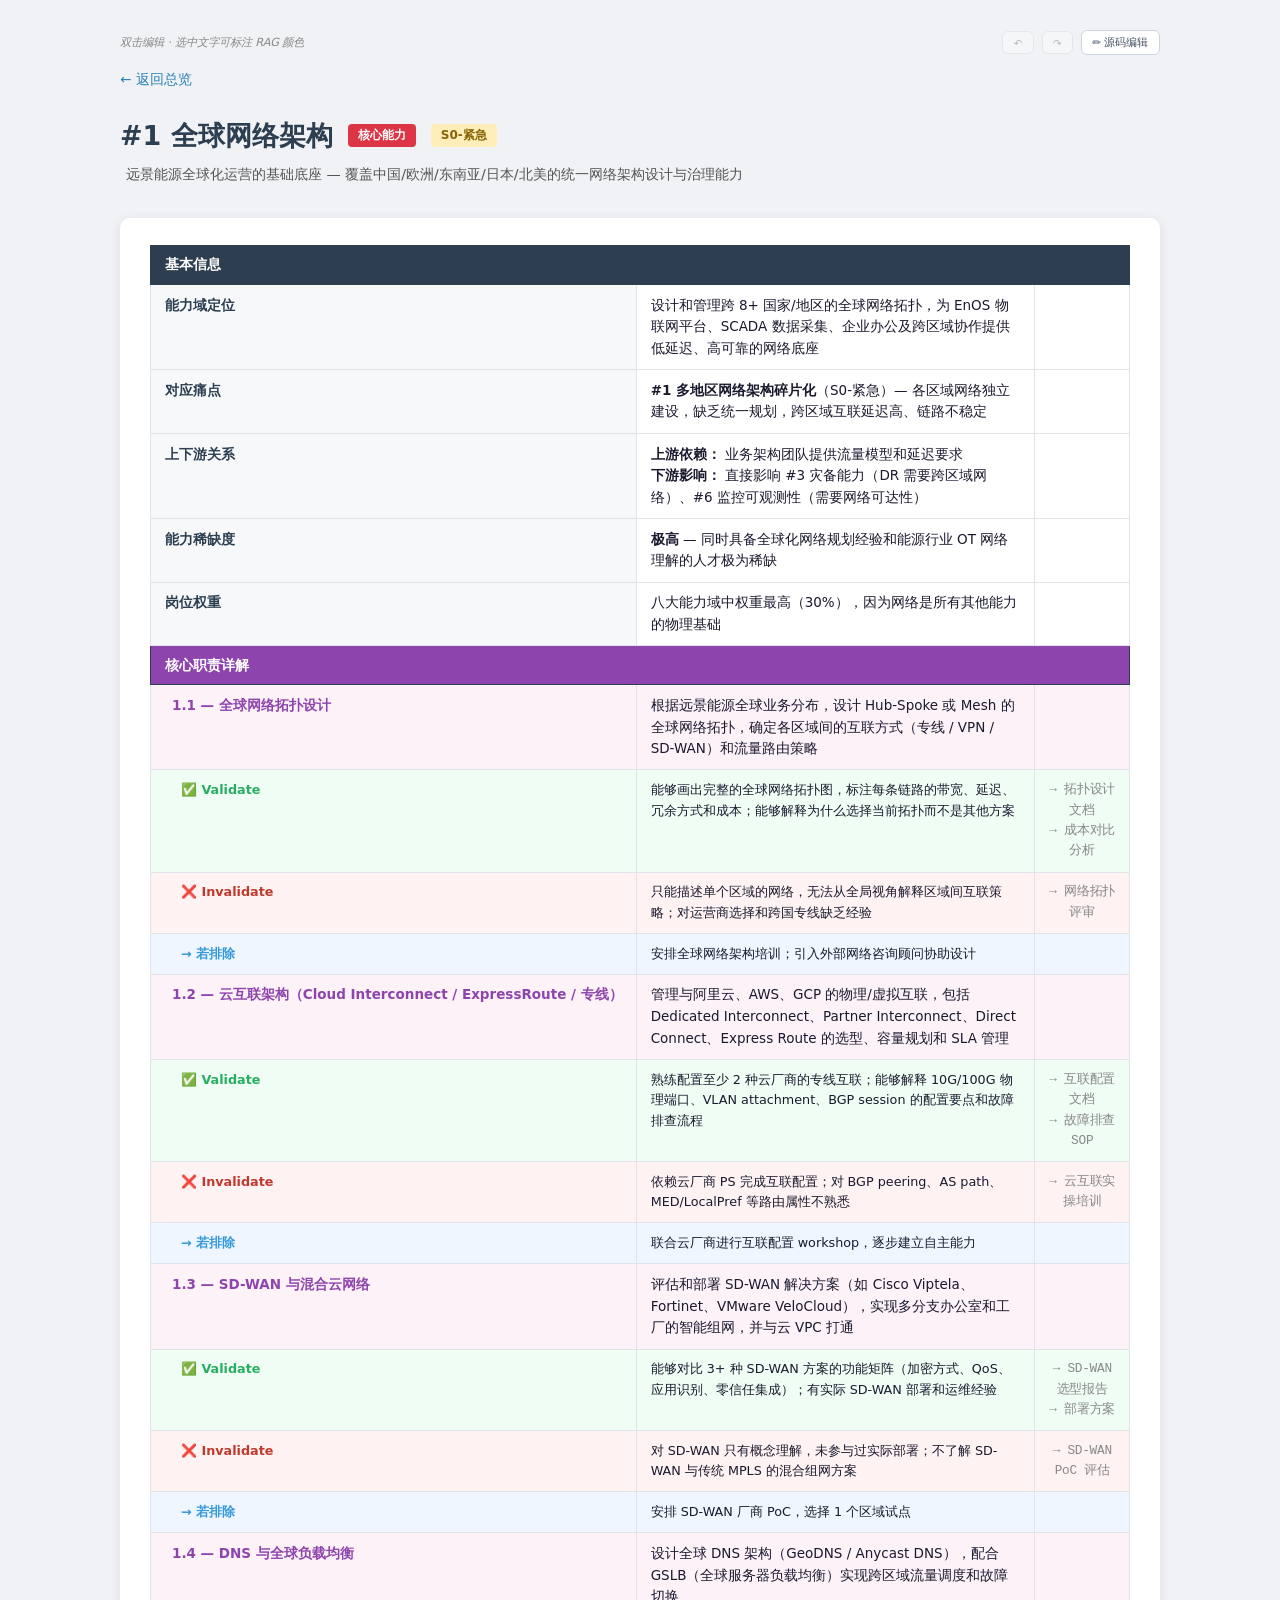
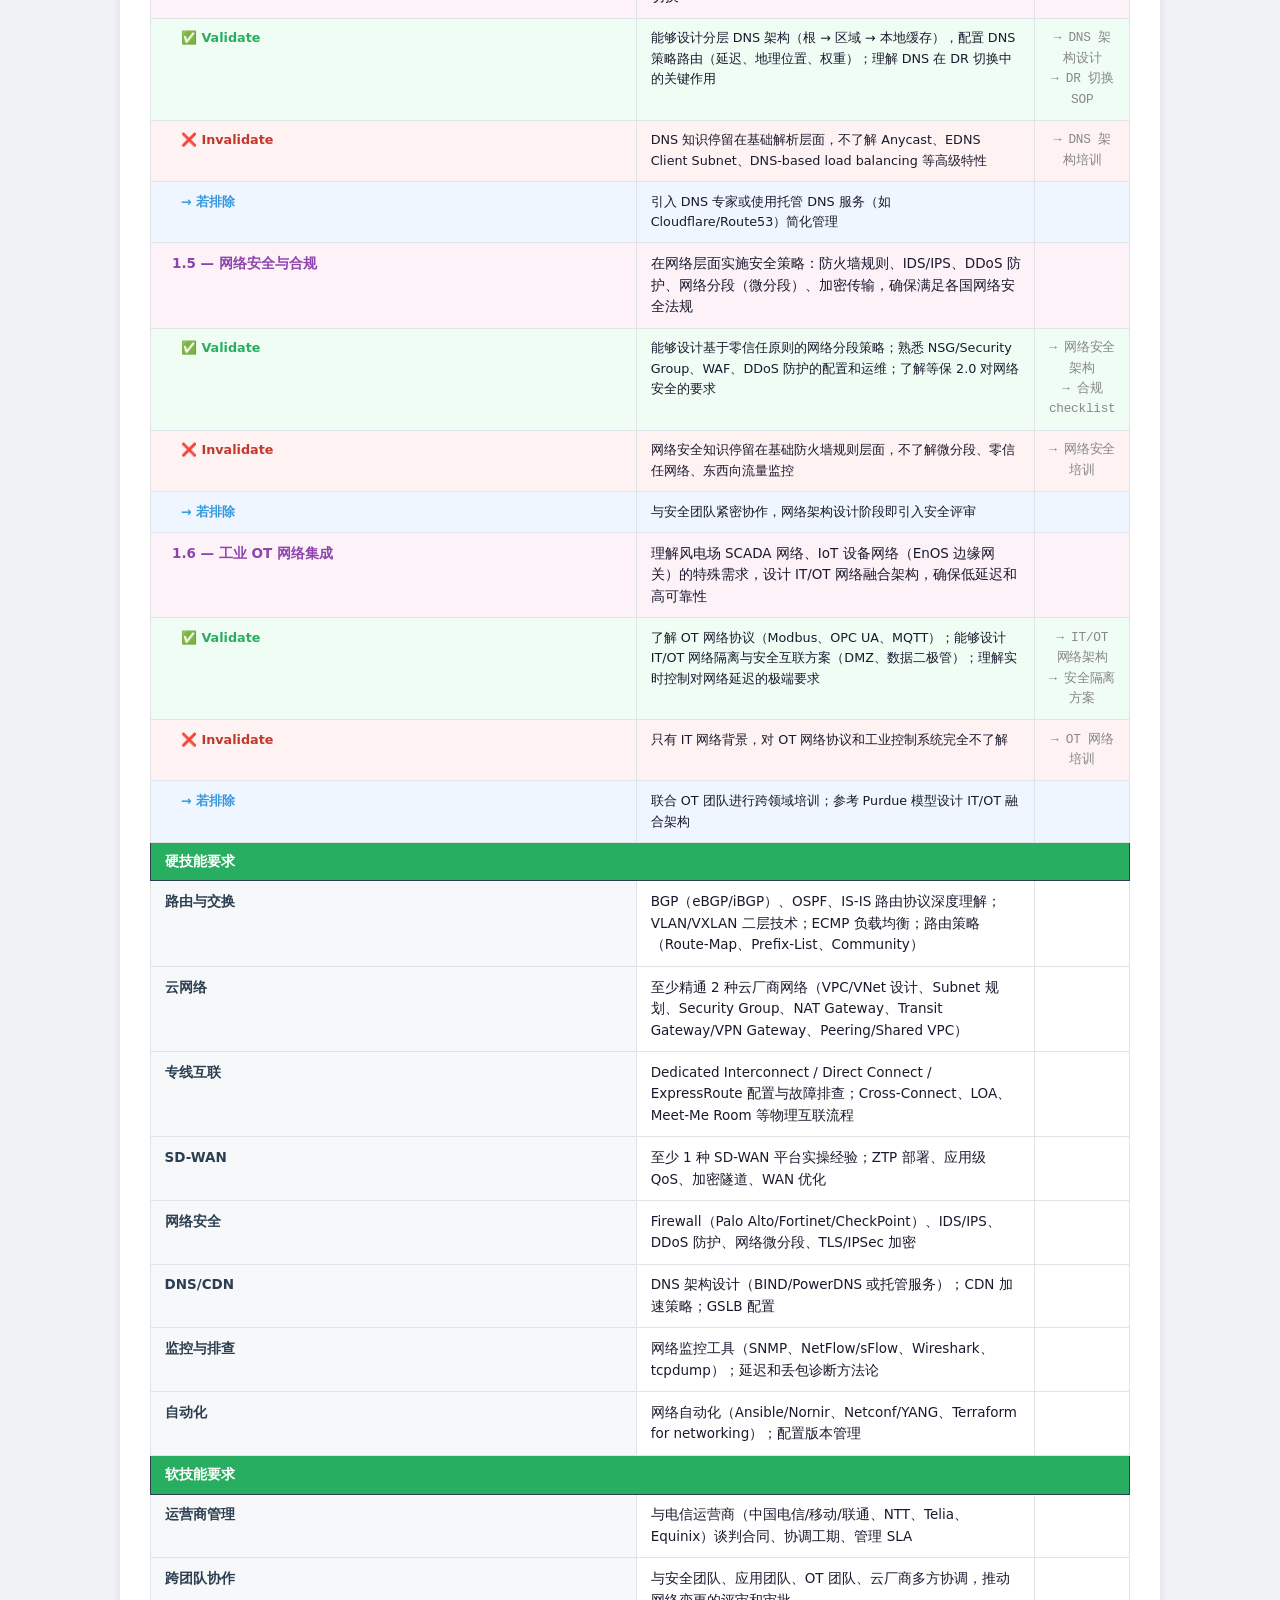
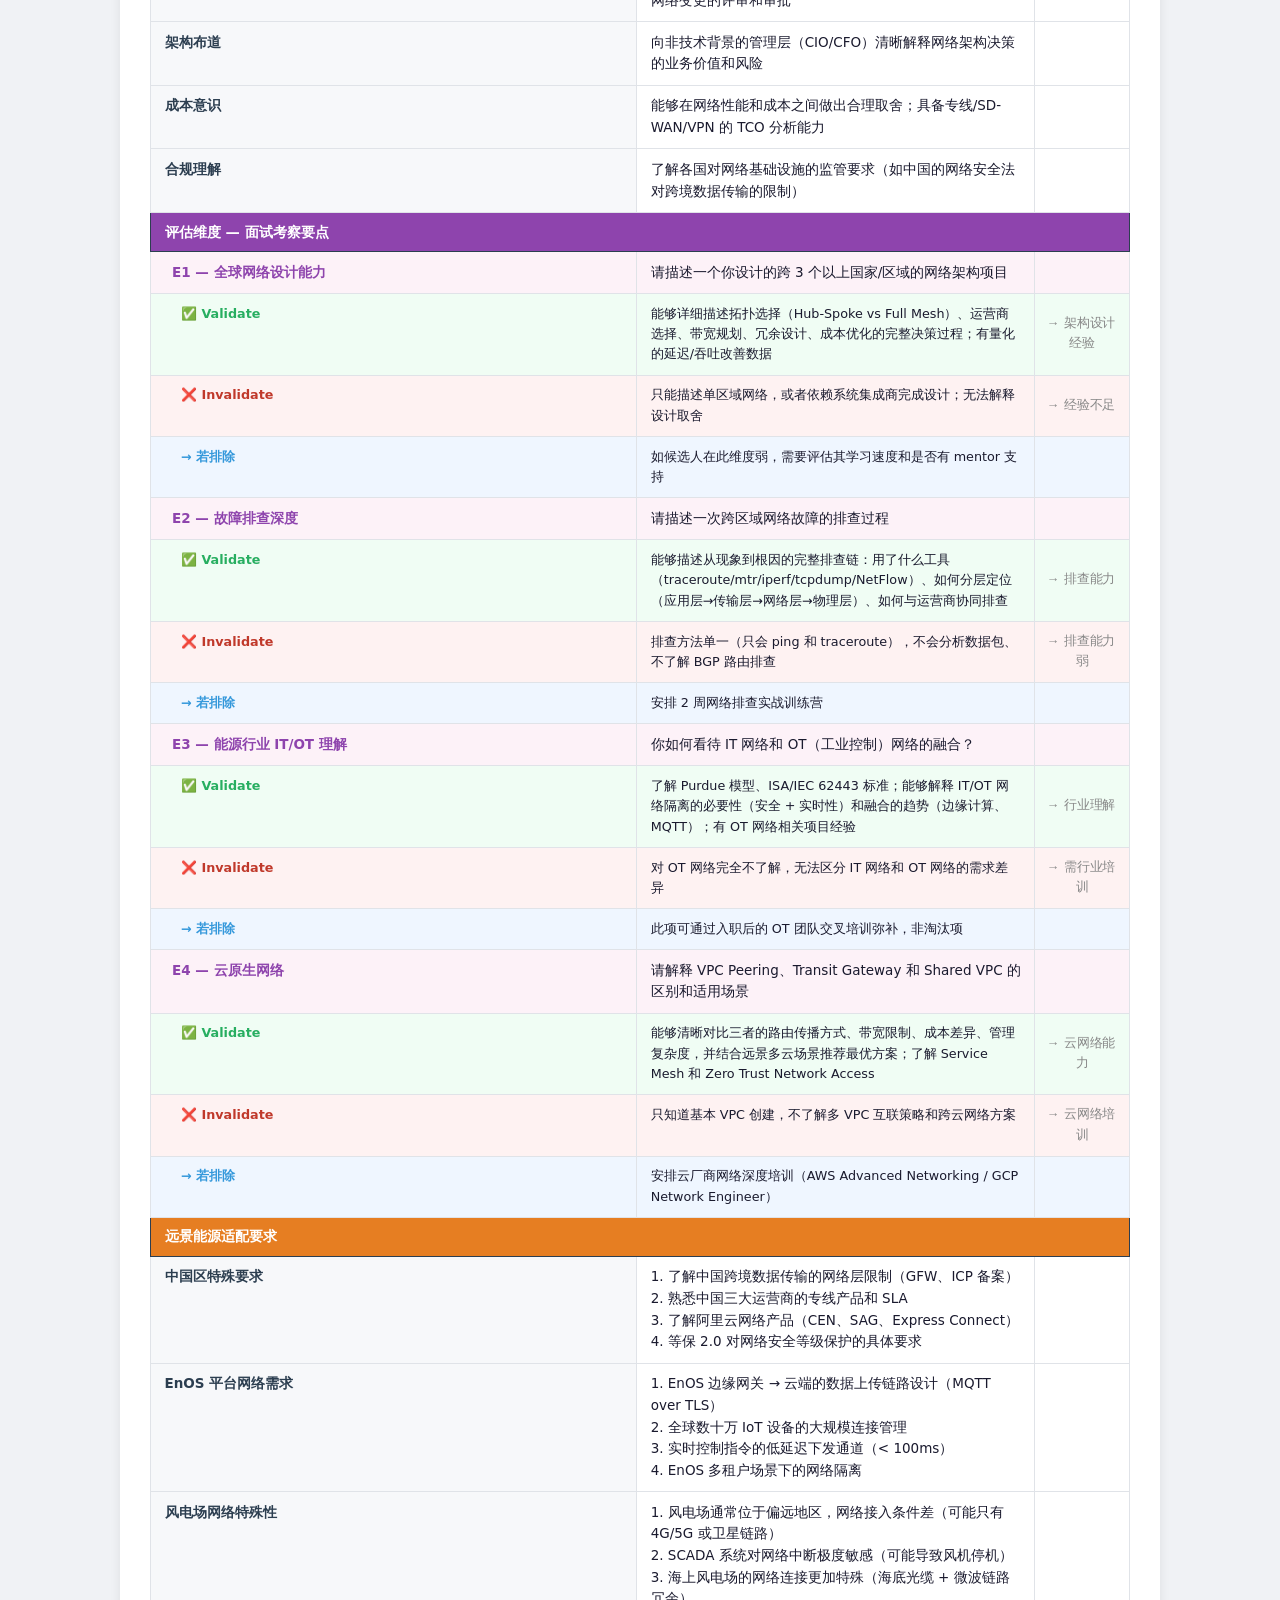
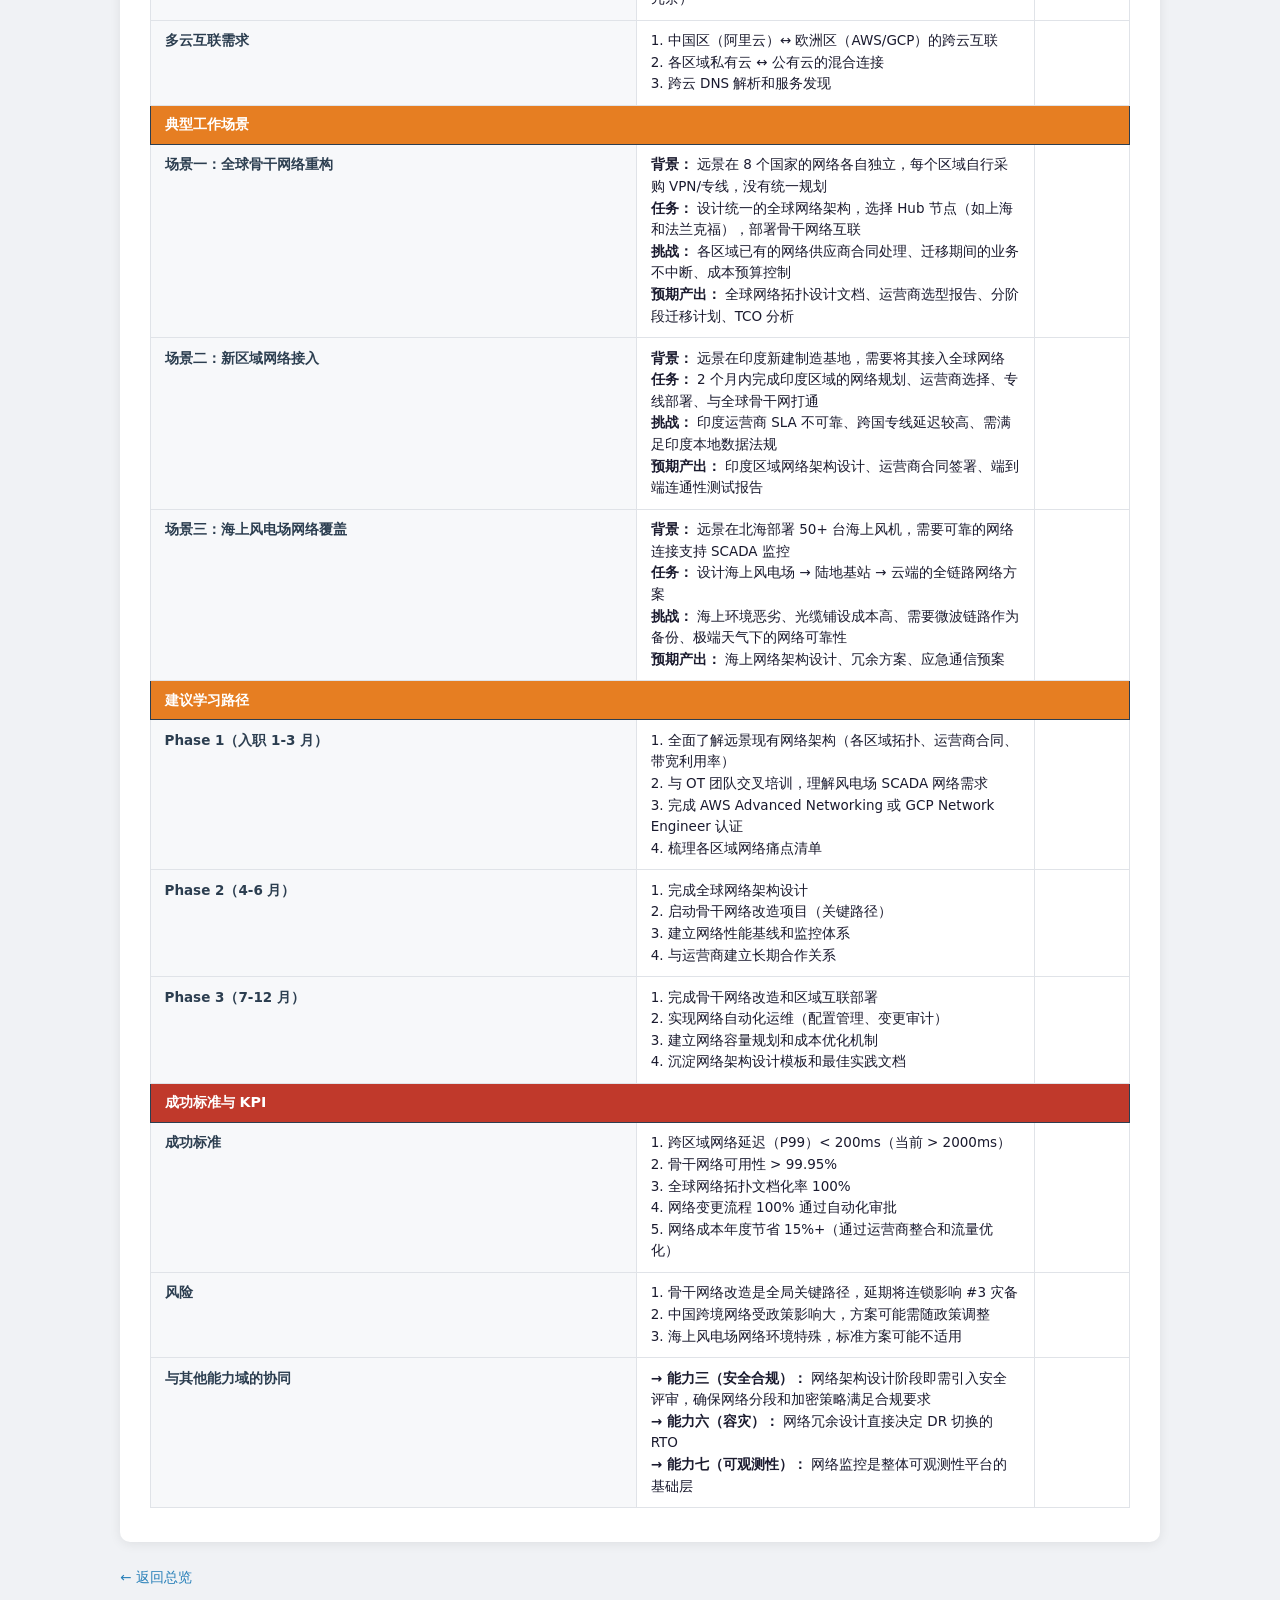
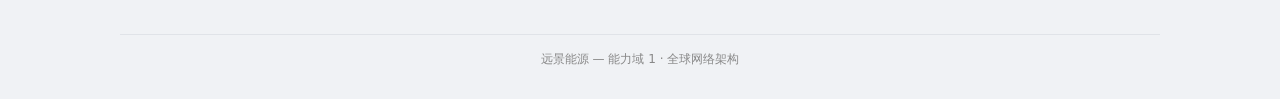
<file: cap1.html>
<!DOCTYPE html>
<html lang="zh-CN">
<head>
<meta charset="UTF-8"><meta name="viewport" content="width=device-width,initial-scale=1">
<title>能力域 — Loading...</title>
<link rel="stylesheet" href="style.css">
</head>
<body>
<div id="cap-root"><p style="color:#888;padding:2rem">Loading...</p></div>
<script src="cap-renderer.js"></script>
<script>BlockerRenderer.init('cap1.md', 'cap-root');</script>
</body></html>
</file>
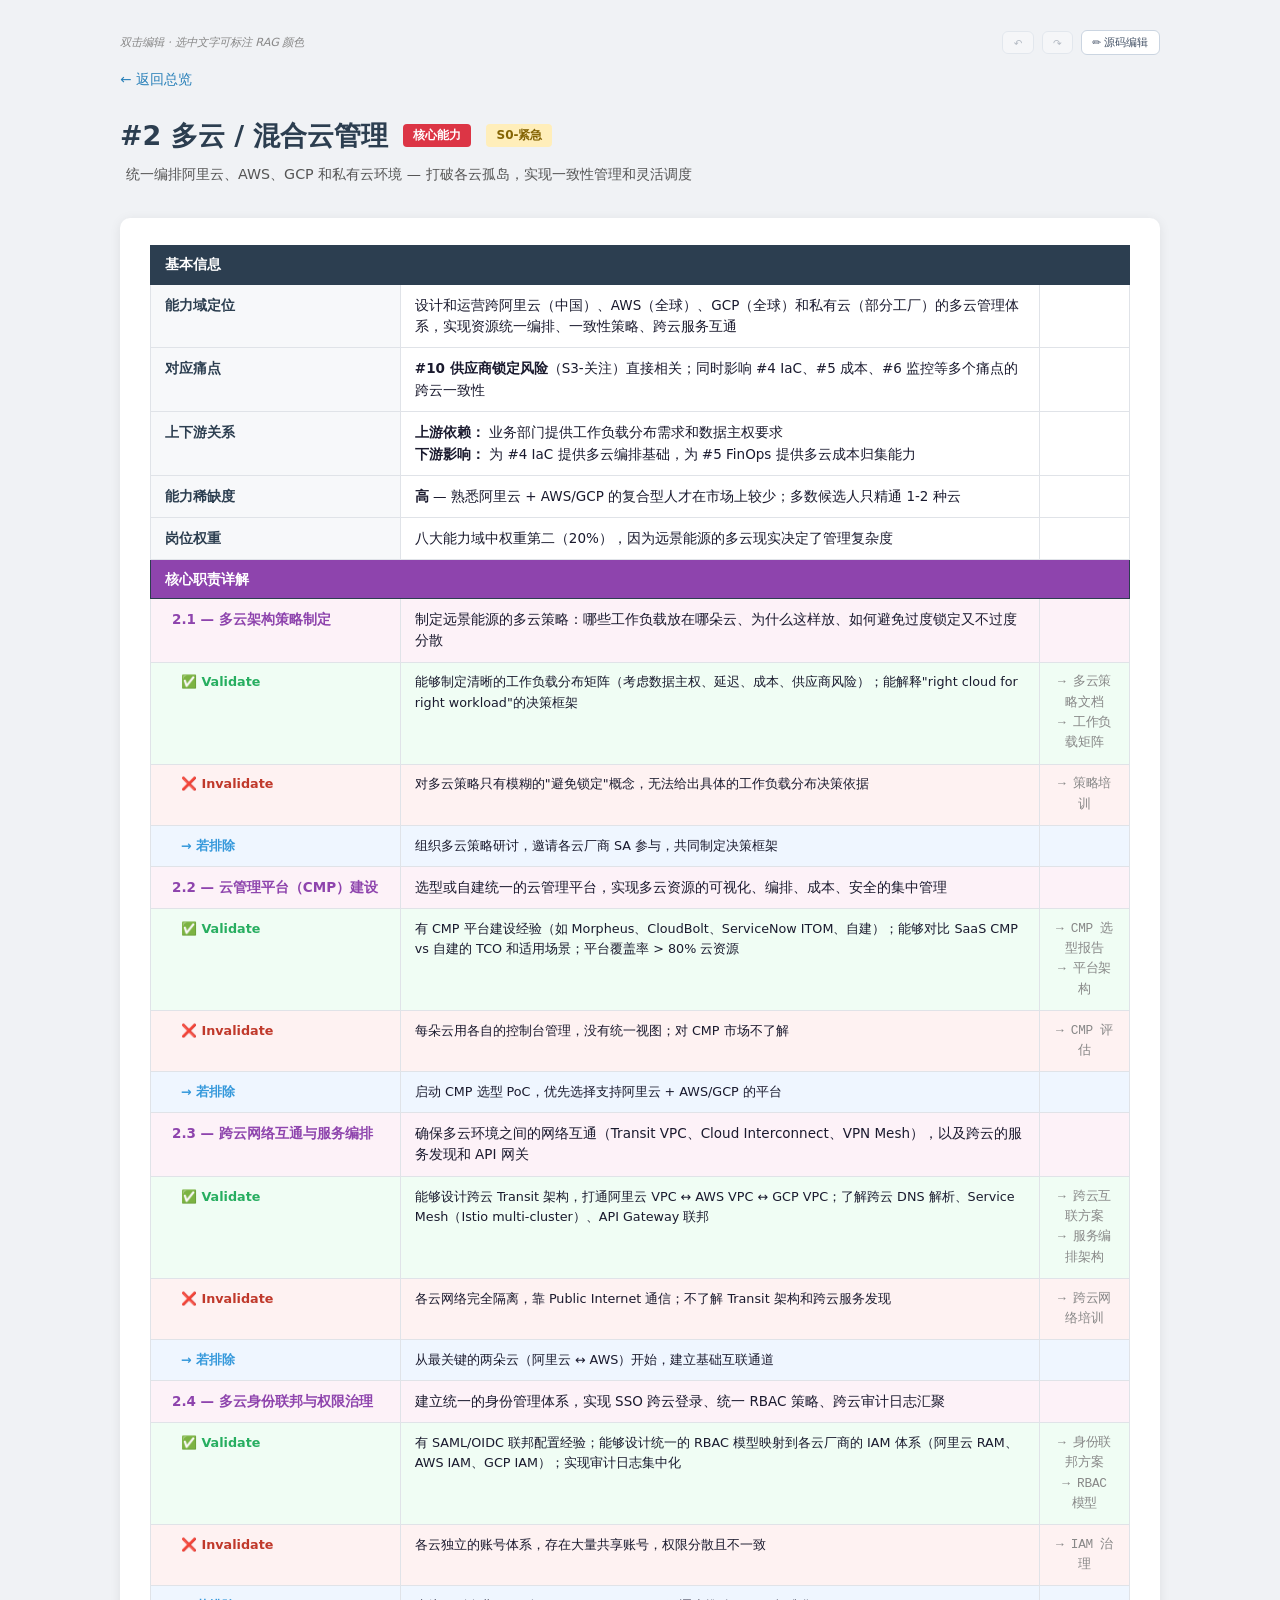
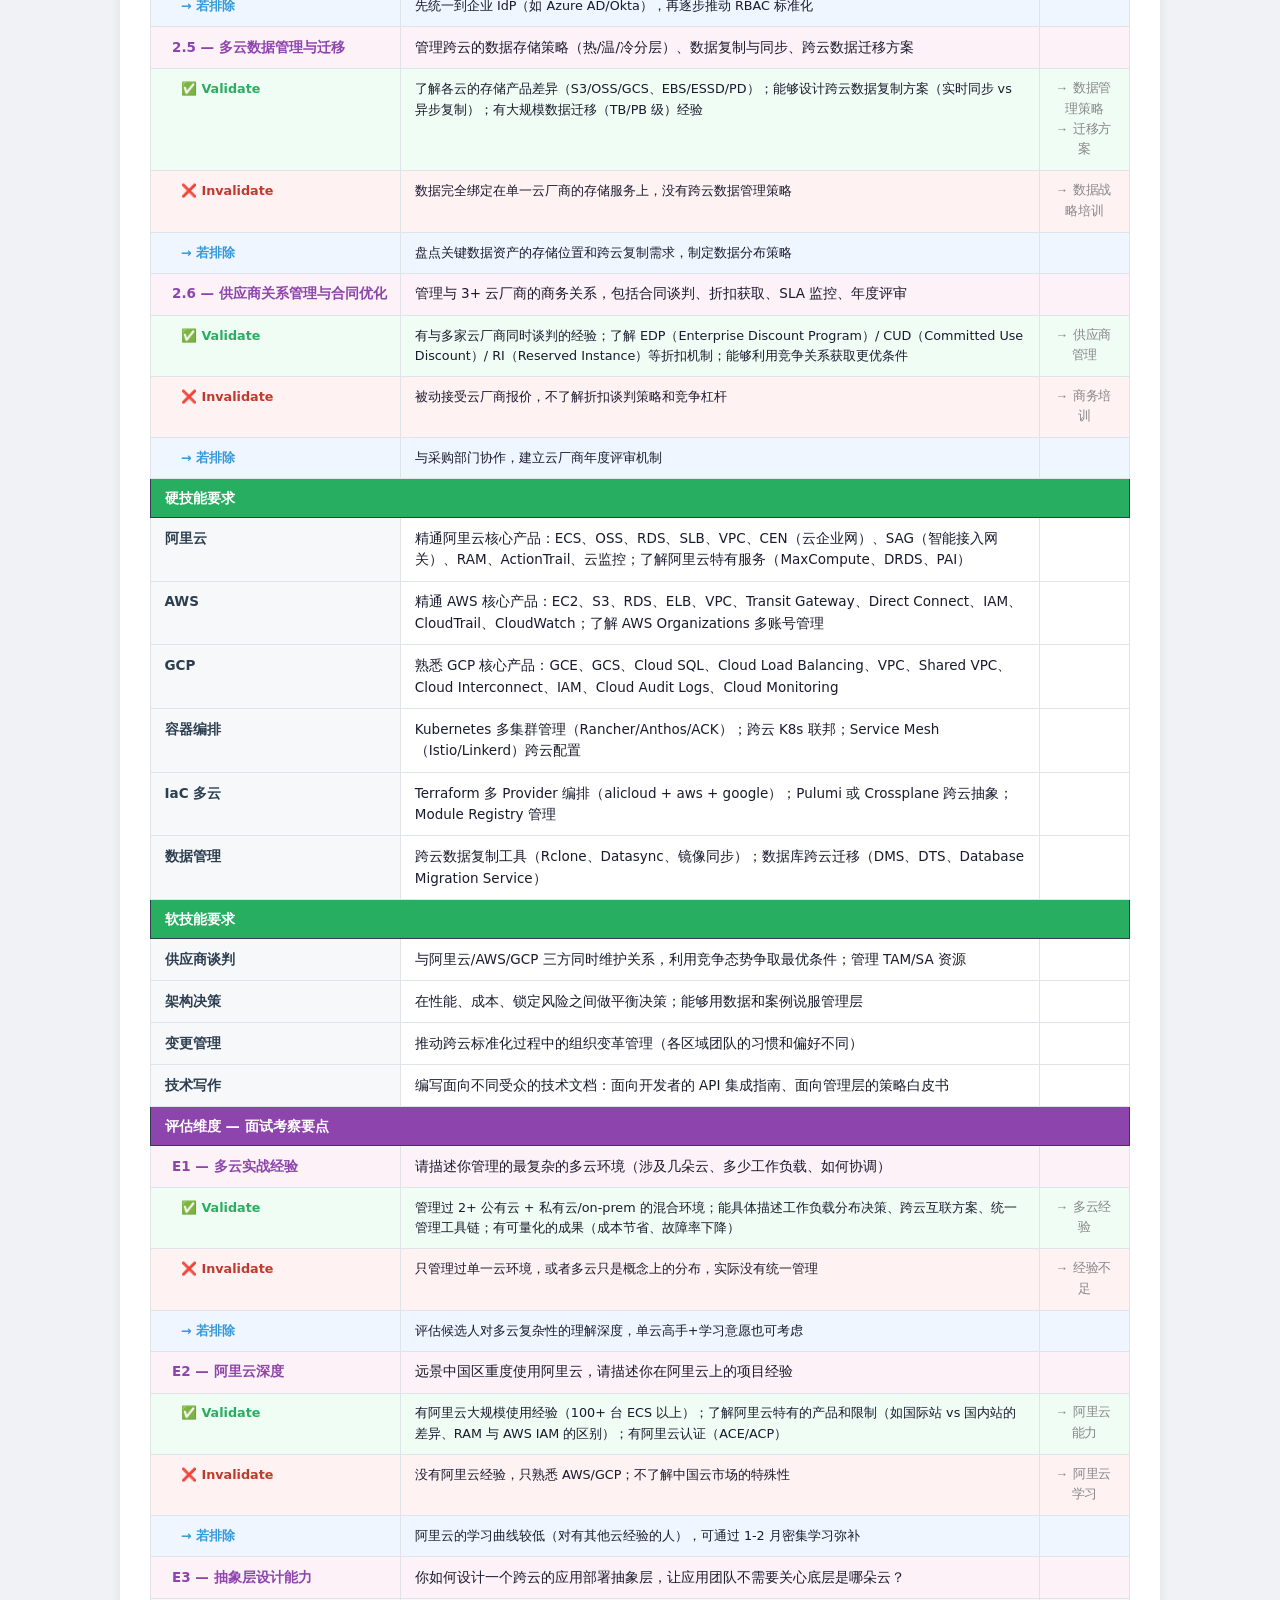
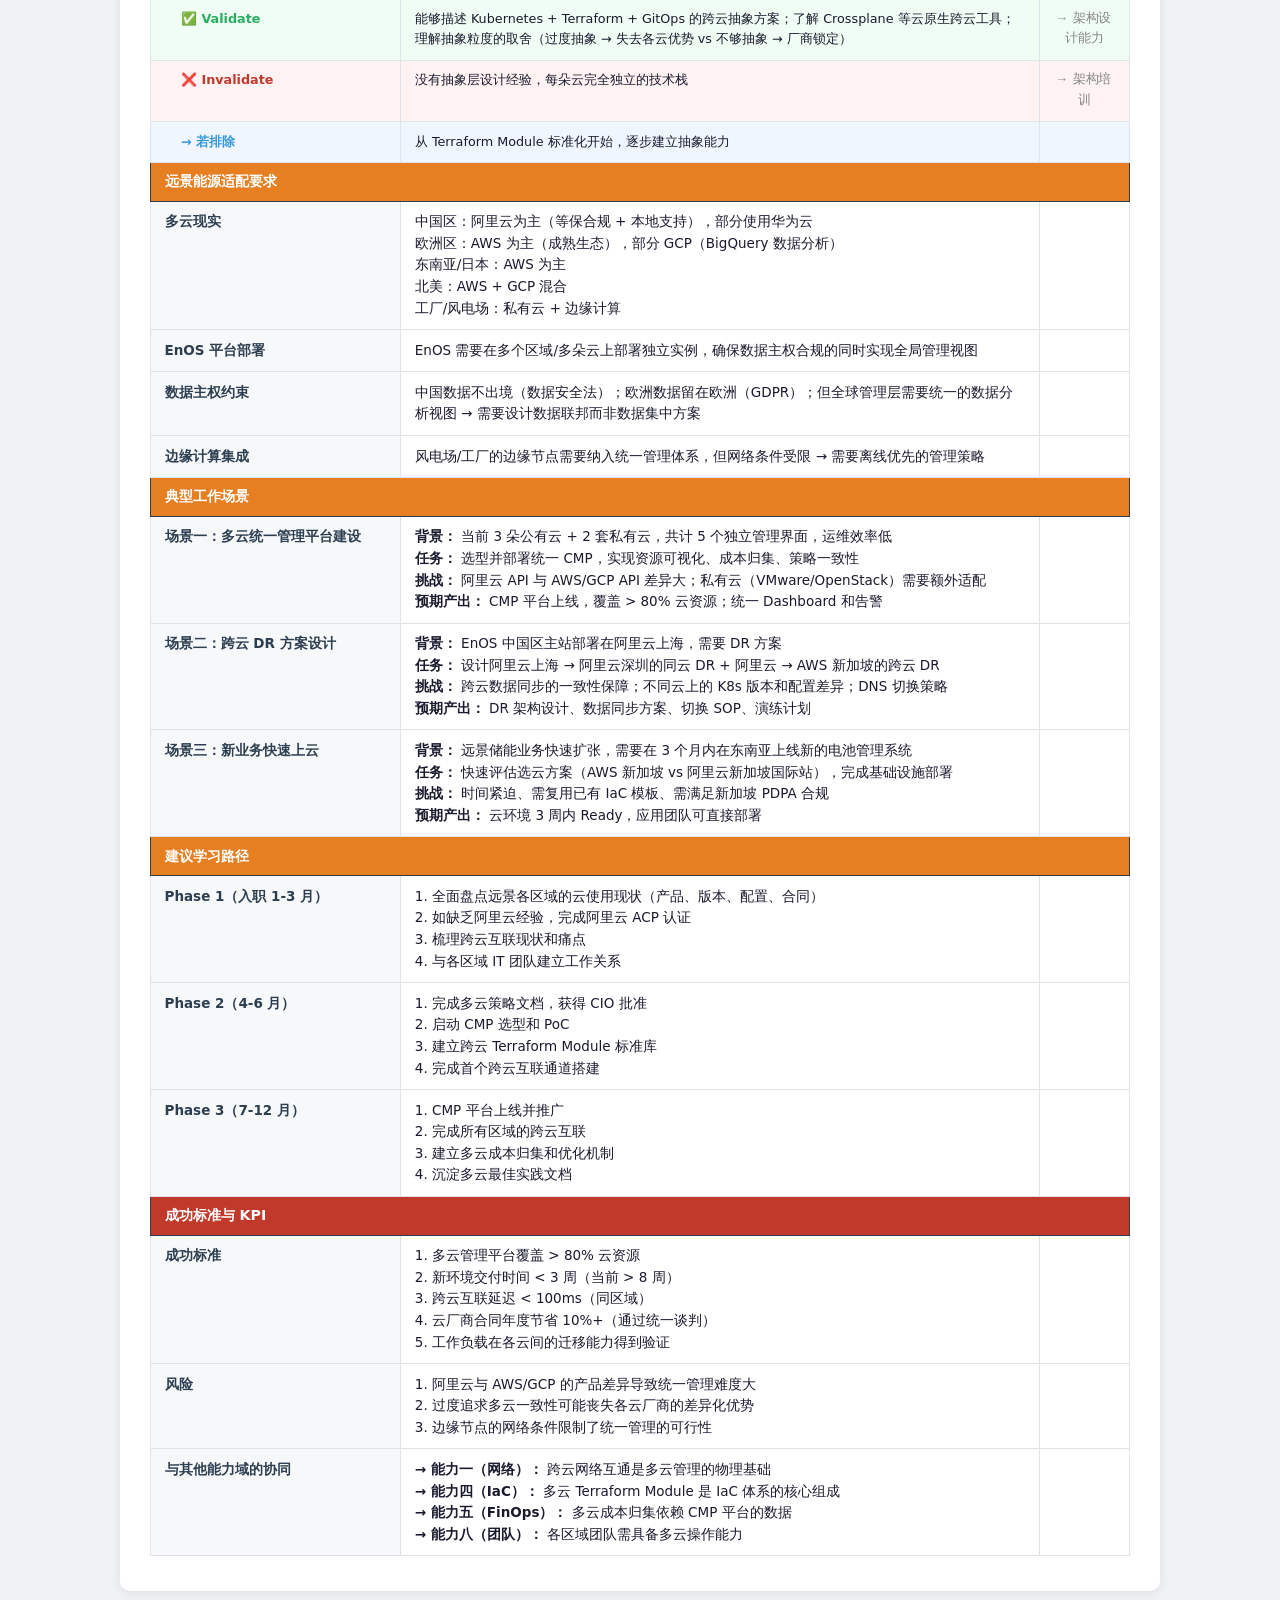
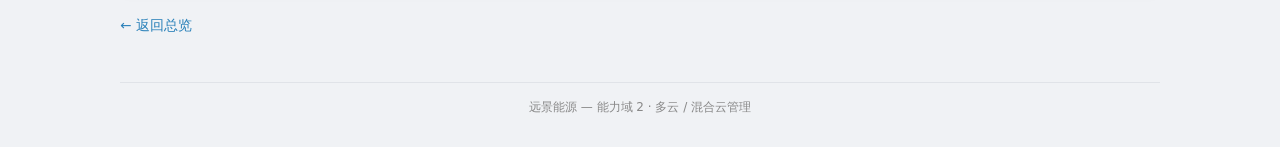
<file: cap2.html>
<!DOCTYPE html>
<html lang="zh-CN">
<head>
<meta charset="UTF-8"><meta name="viewport" content="width=device-width,initial-scale=1">
<title>能力域 — Loading...</title>
<link rel="stylesheet" href="style.css">
</head>
<body>
<div id="cap-root"><p style="color:#888;padding:2rem">Loading...</p></div>
<script src="cap-renderer.js"></script>
<script>BlockerRenderer.init('cap2.md', 'cap-root');</script>
</body></html>
</file>
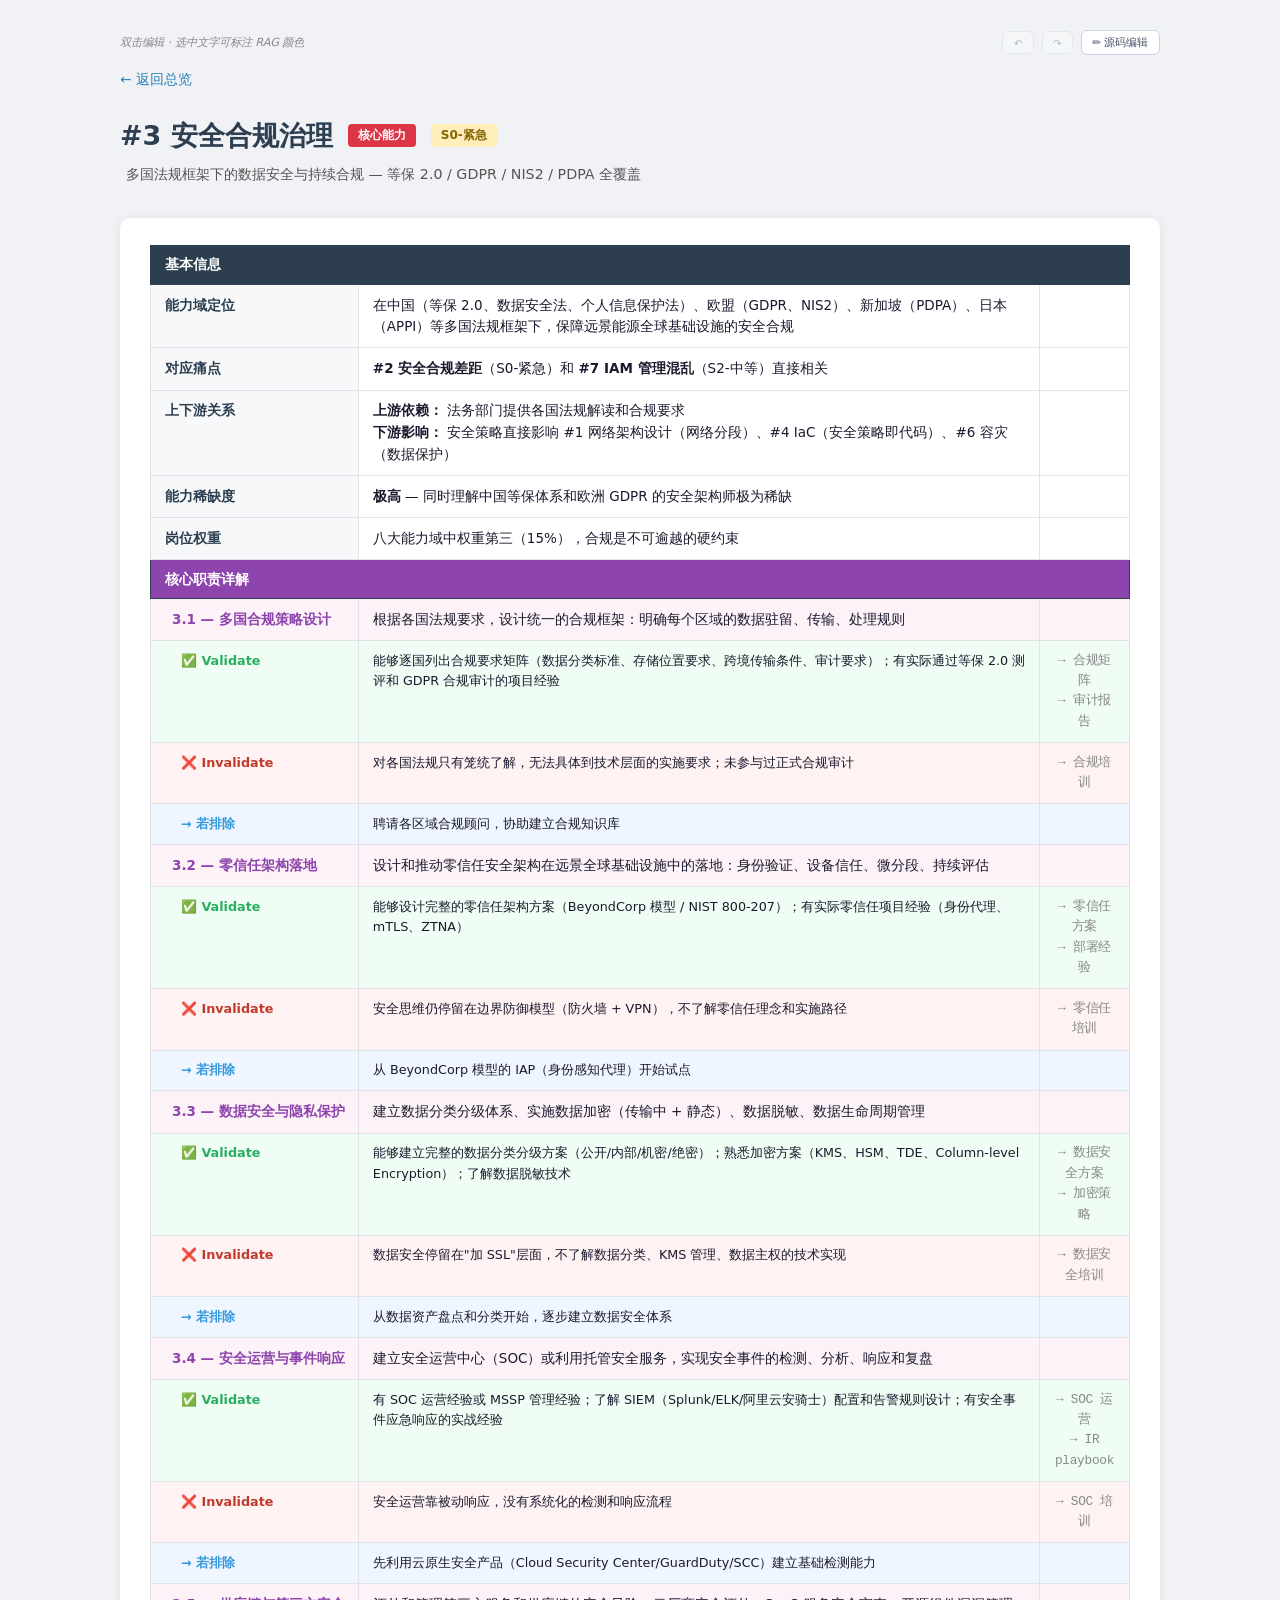
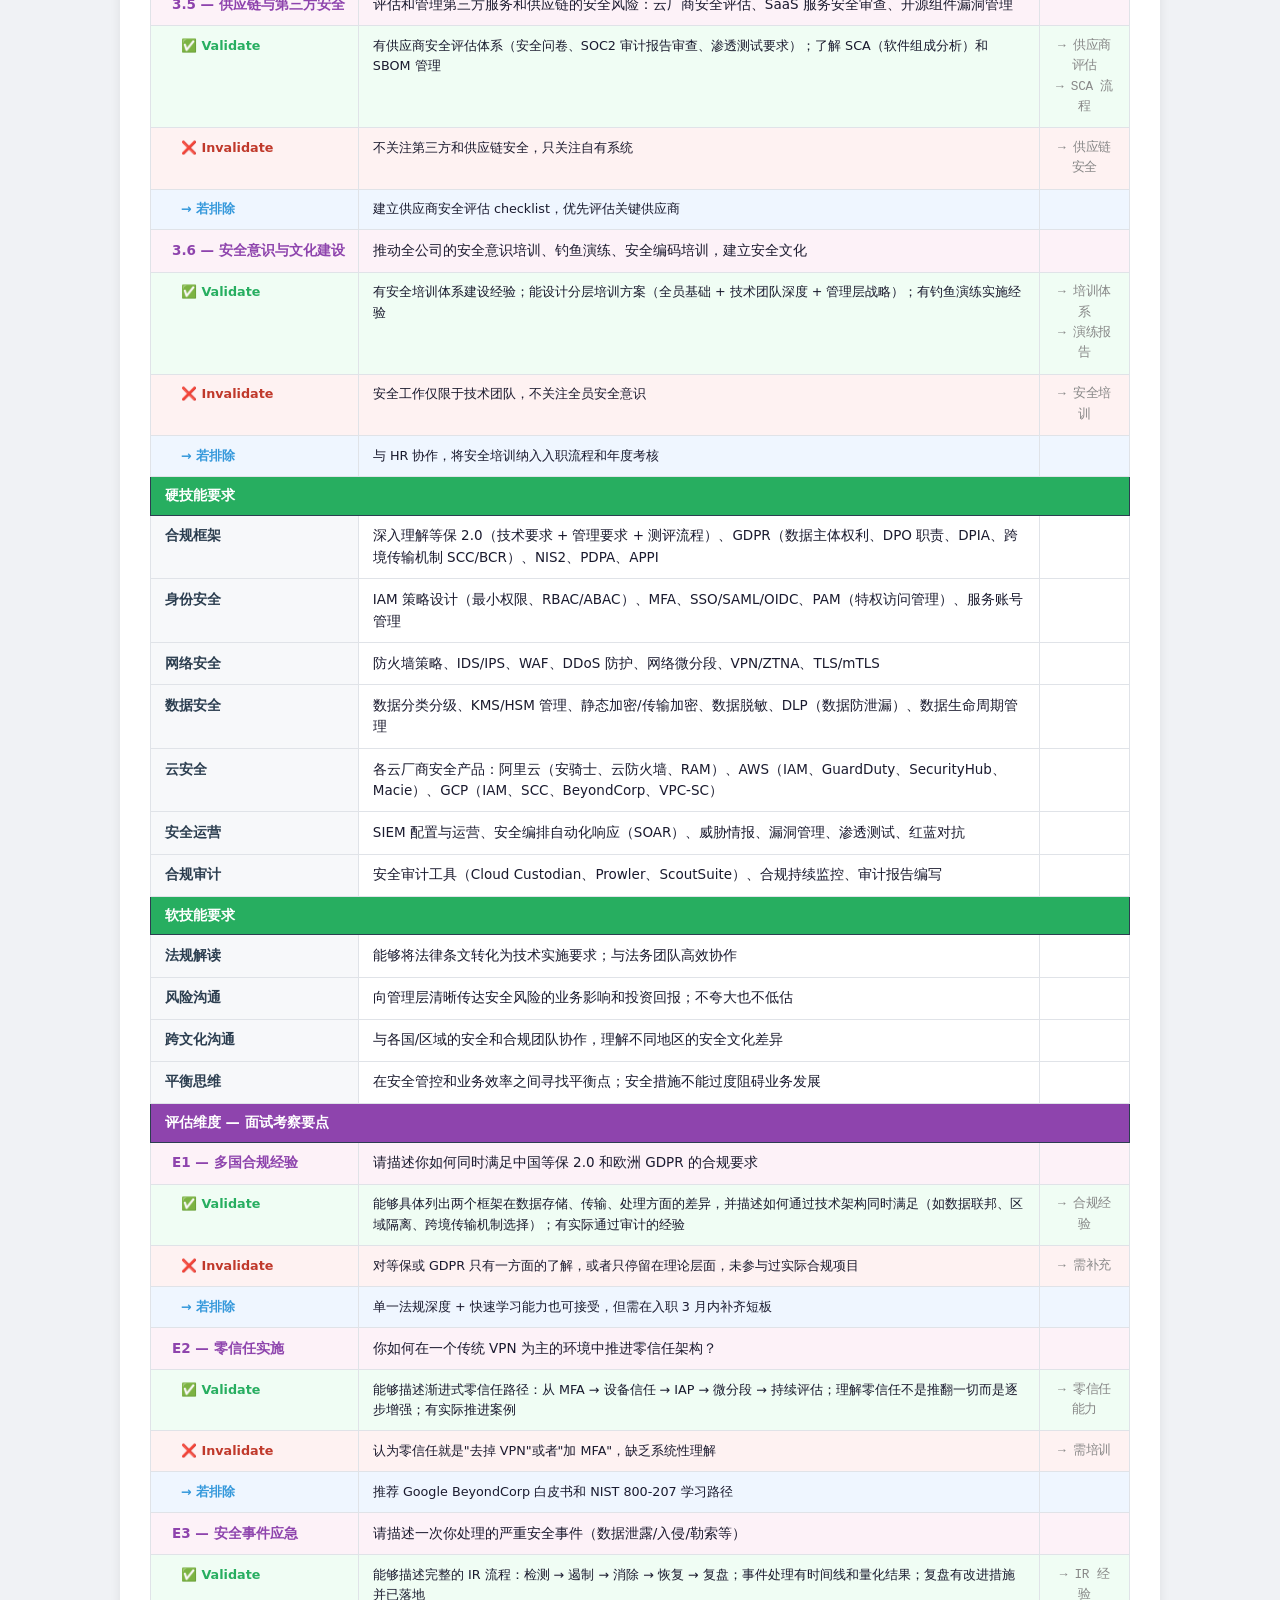
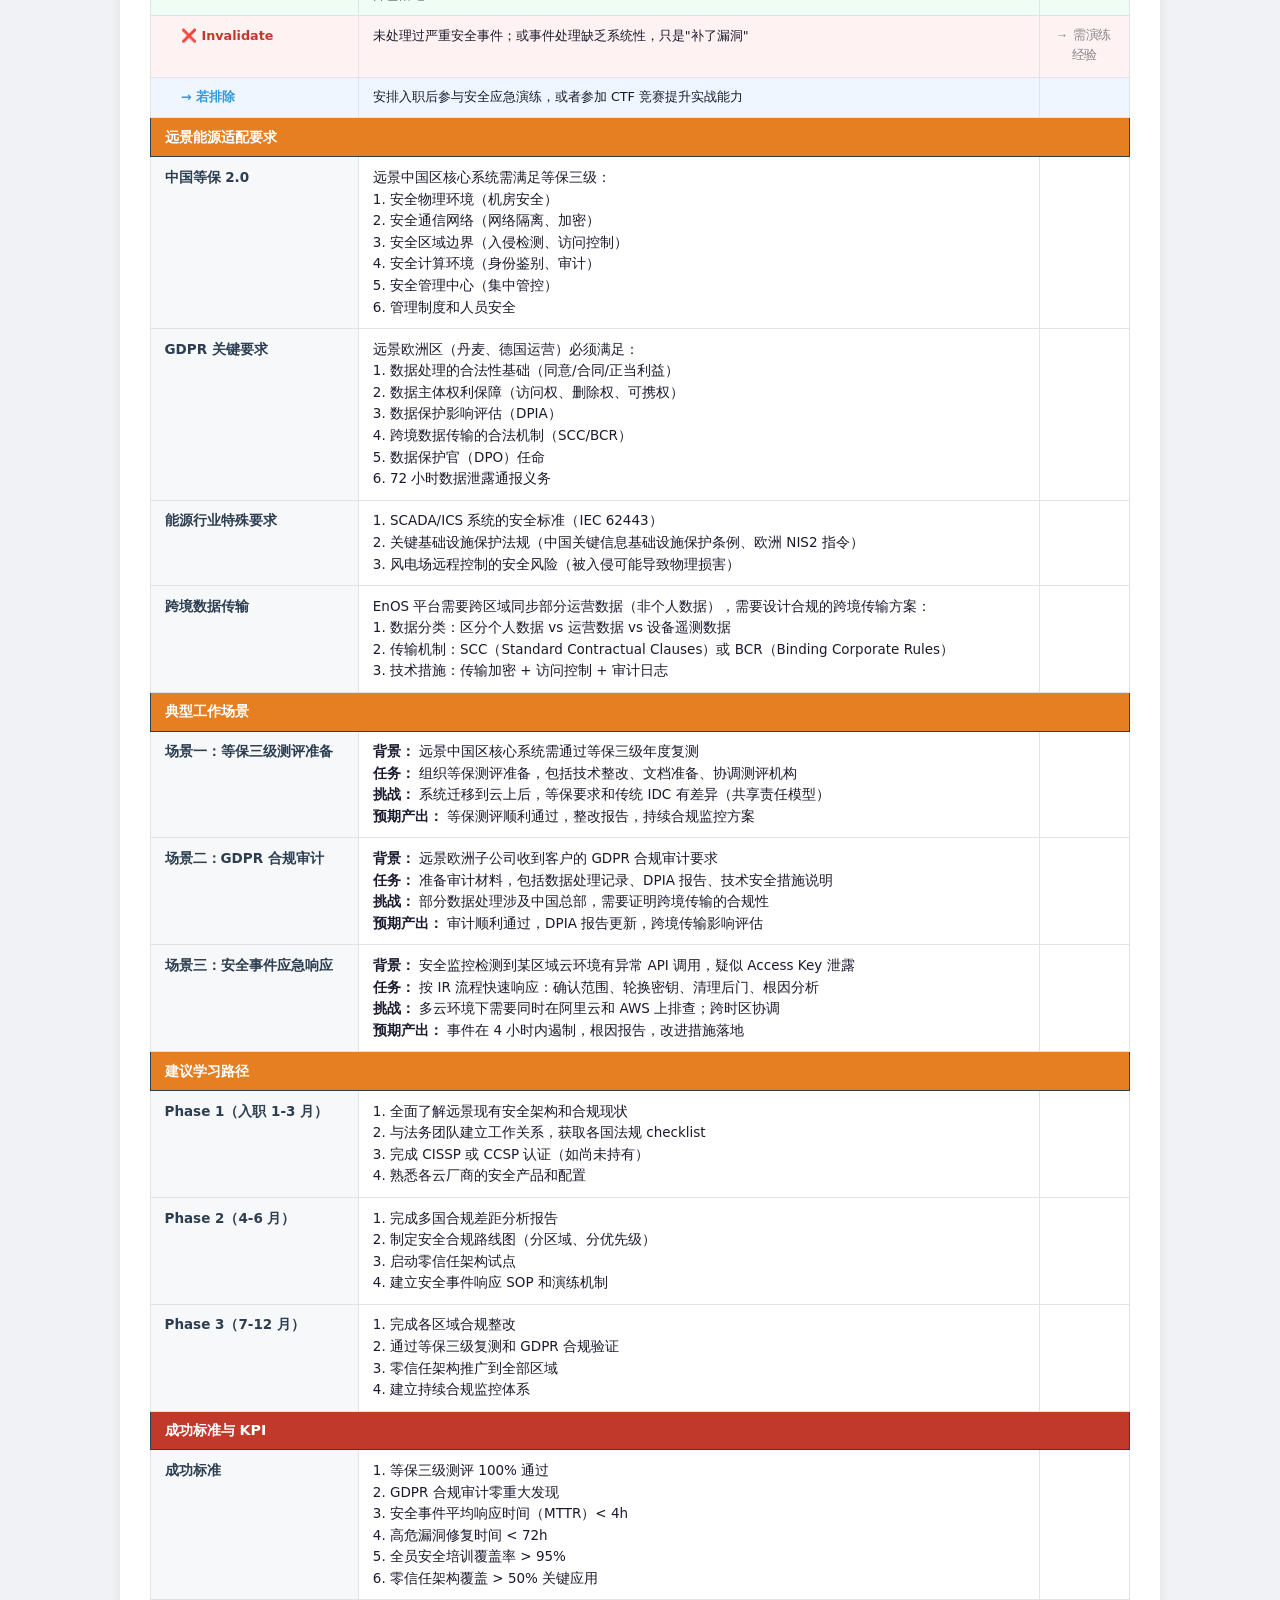
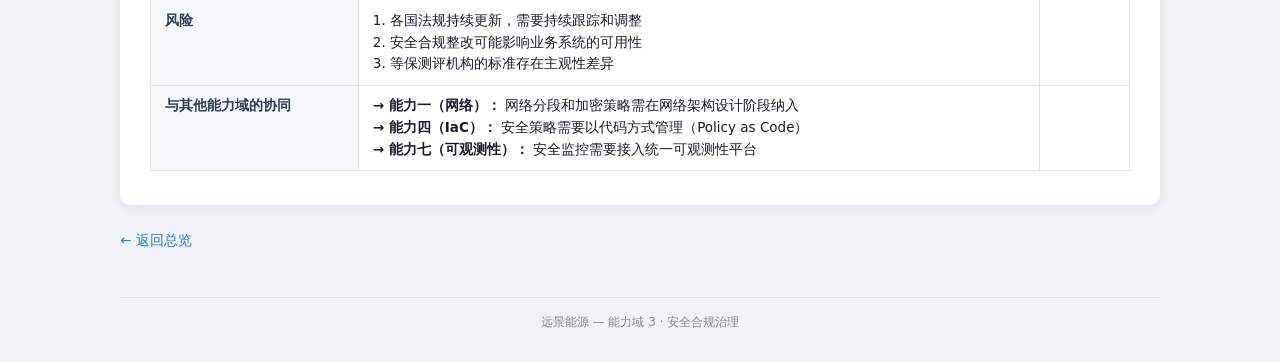
<file: cap3.html>
<!DOCTYPE html>
<html lang="zh-CN">
<head>
<meta charset="UTF-8"><meta name="viewport" content="width=device-width,initial-scale=1">
<title>能力域 — Loading...</title>
<link rel="stylesheet" href="style.css">
</head>
<body>
<div id="cap-root"><p style="color:#888;padding:2rem">Loading...</p></div>
<script src="cap-renderer.js"></script>
<script>BlockerRenderer.init('cap3.md', 'cap-root');</script>
</body></html>
</file>
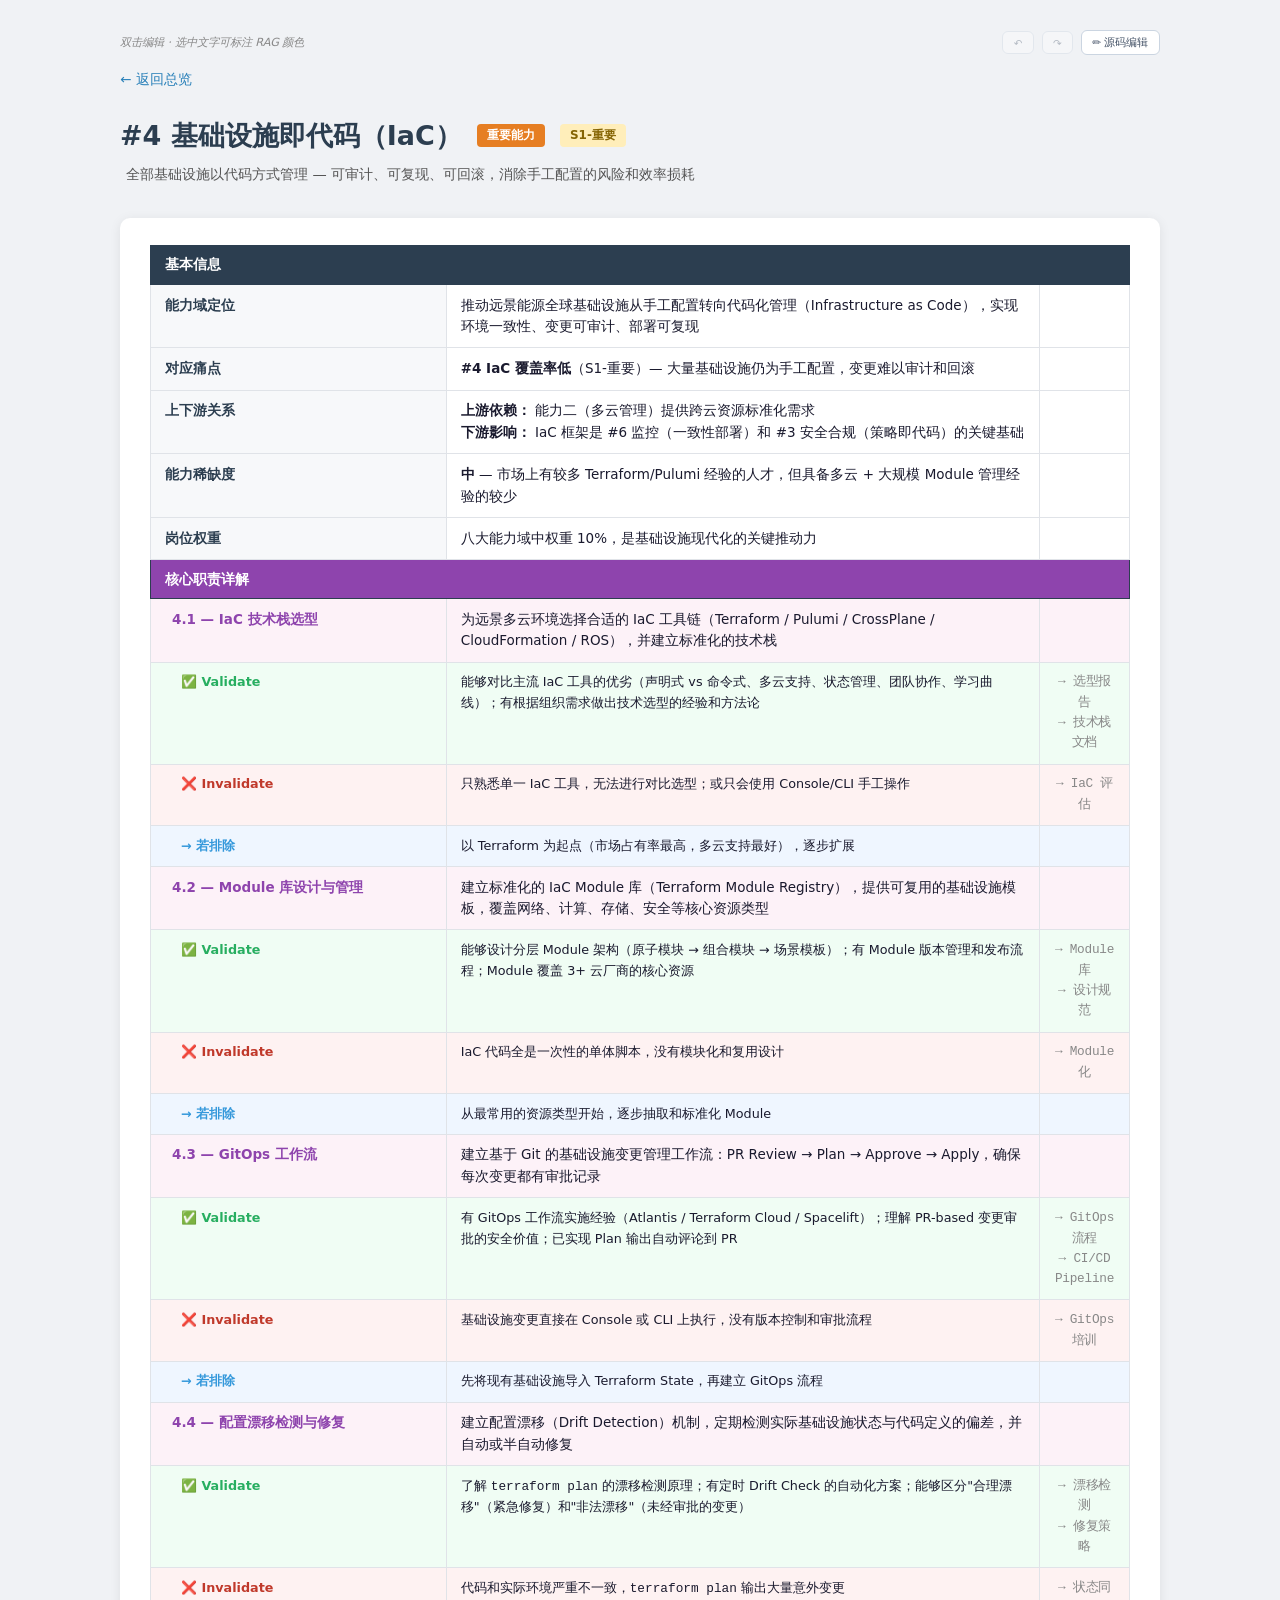
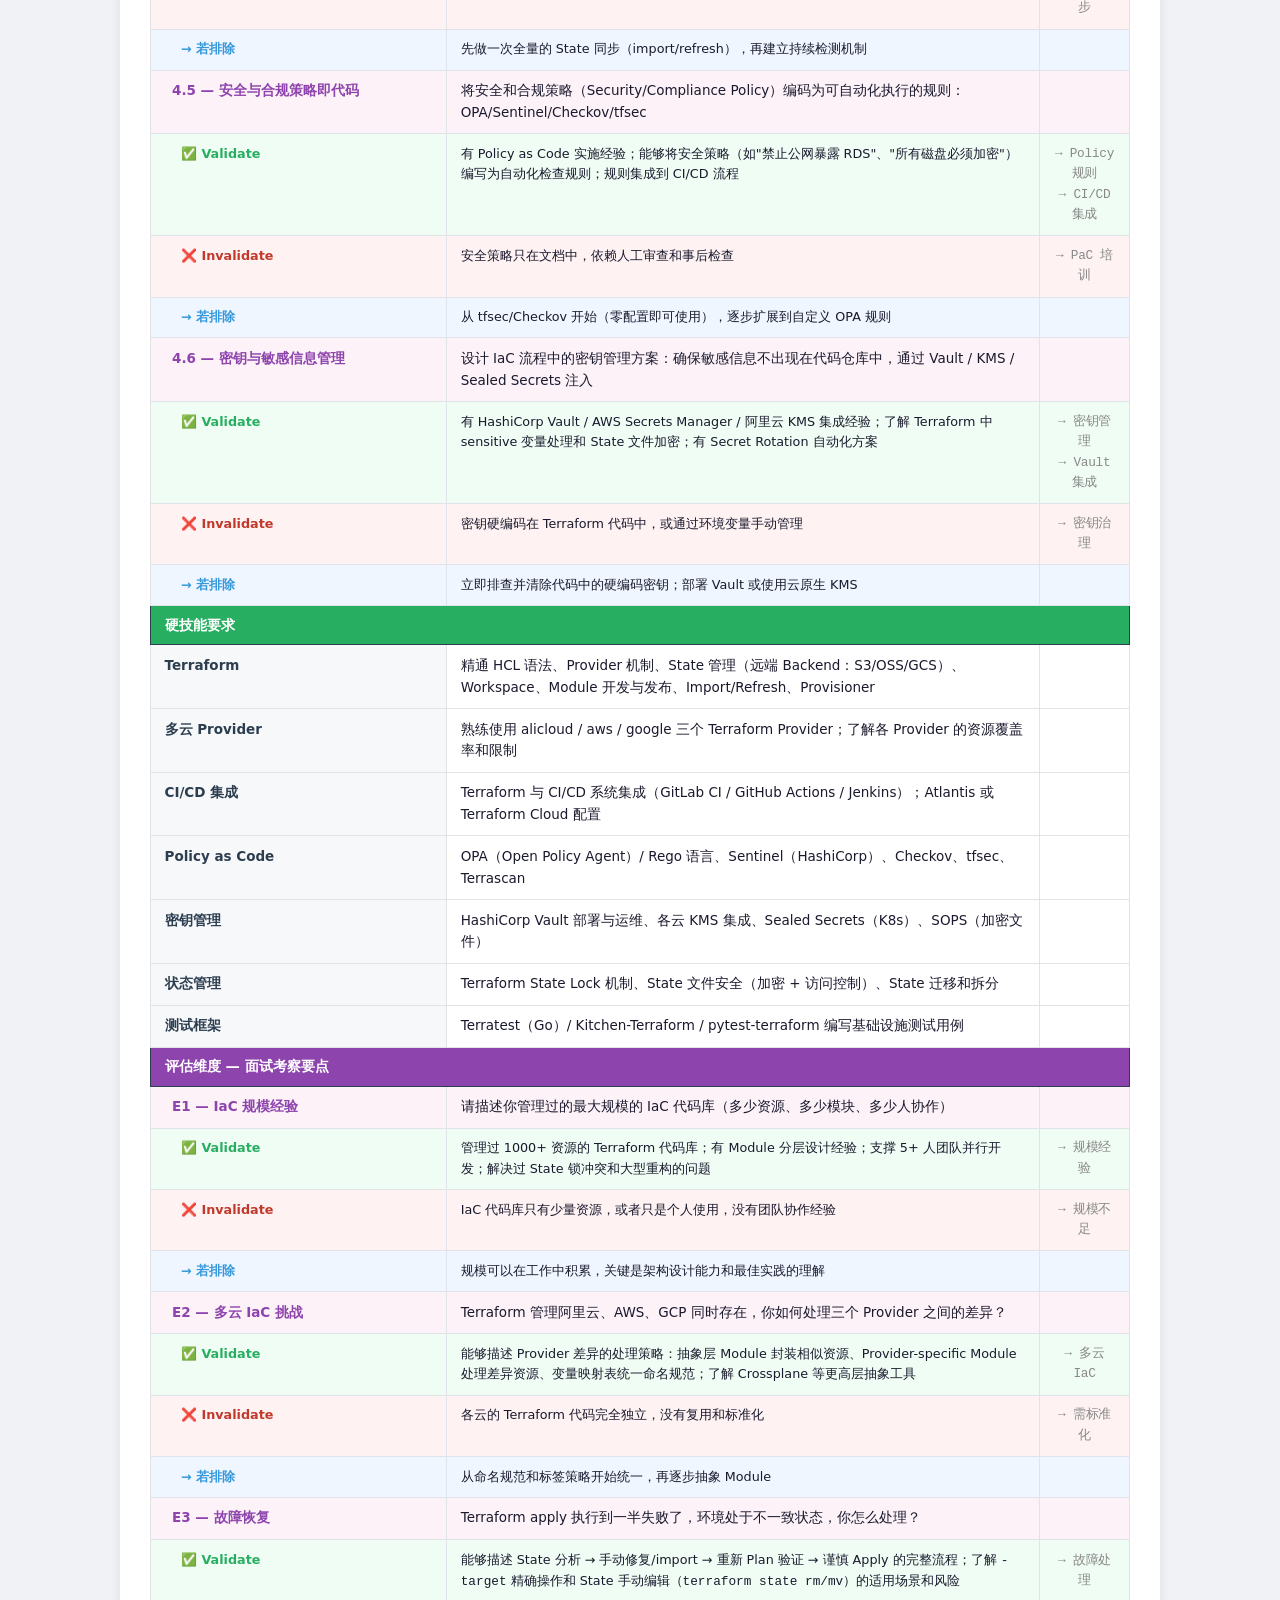
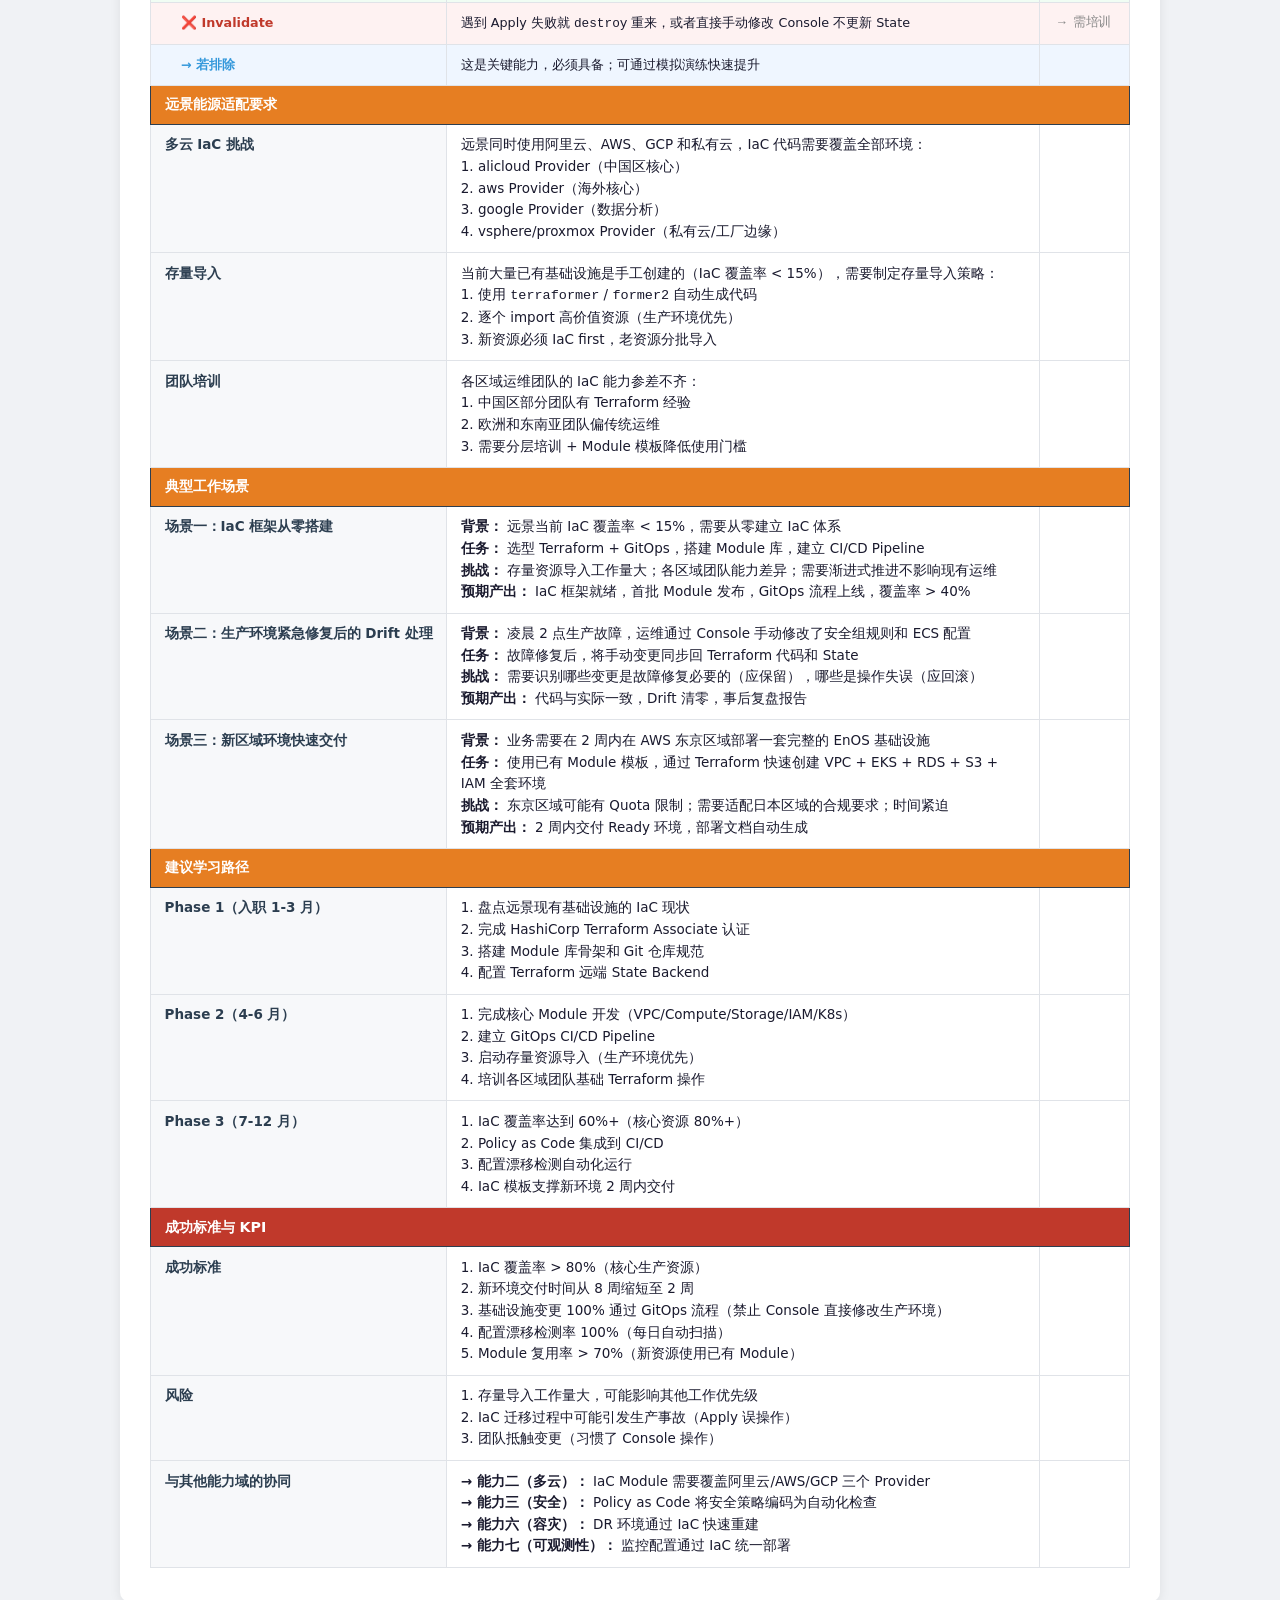
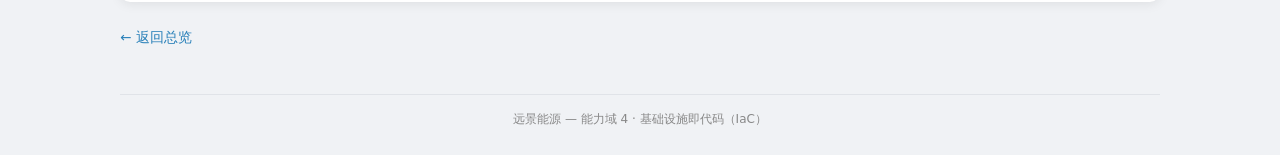
<file: cap4.html>
<!DOCTYPE html>
<html lang="zh-CN">
<head>
<meta charset="UTF-8"><meta name="viewport" content="width=device-width,initial-scale=1">
<title>能力域 — Loading...</title>
<link rel="stylesheet" href="style.css">
</head>
<body>
<div id="cap-root"><p style="color:#888;padding:2rem">Loading...</p></div>
<script src="cap-renderer.js"></script>
<script>BlockerRenderer.init('cap4.md', 'cap-root');</script>
</body></html>
</file>
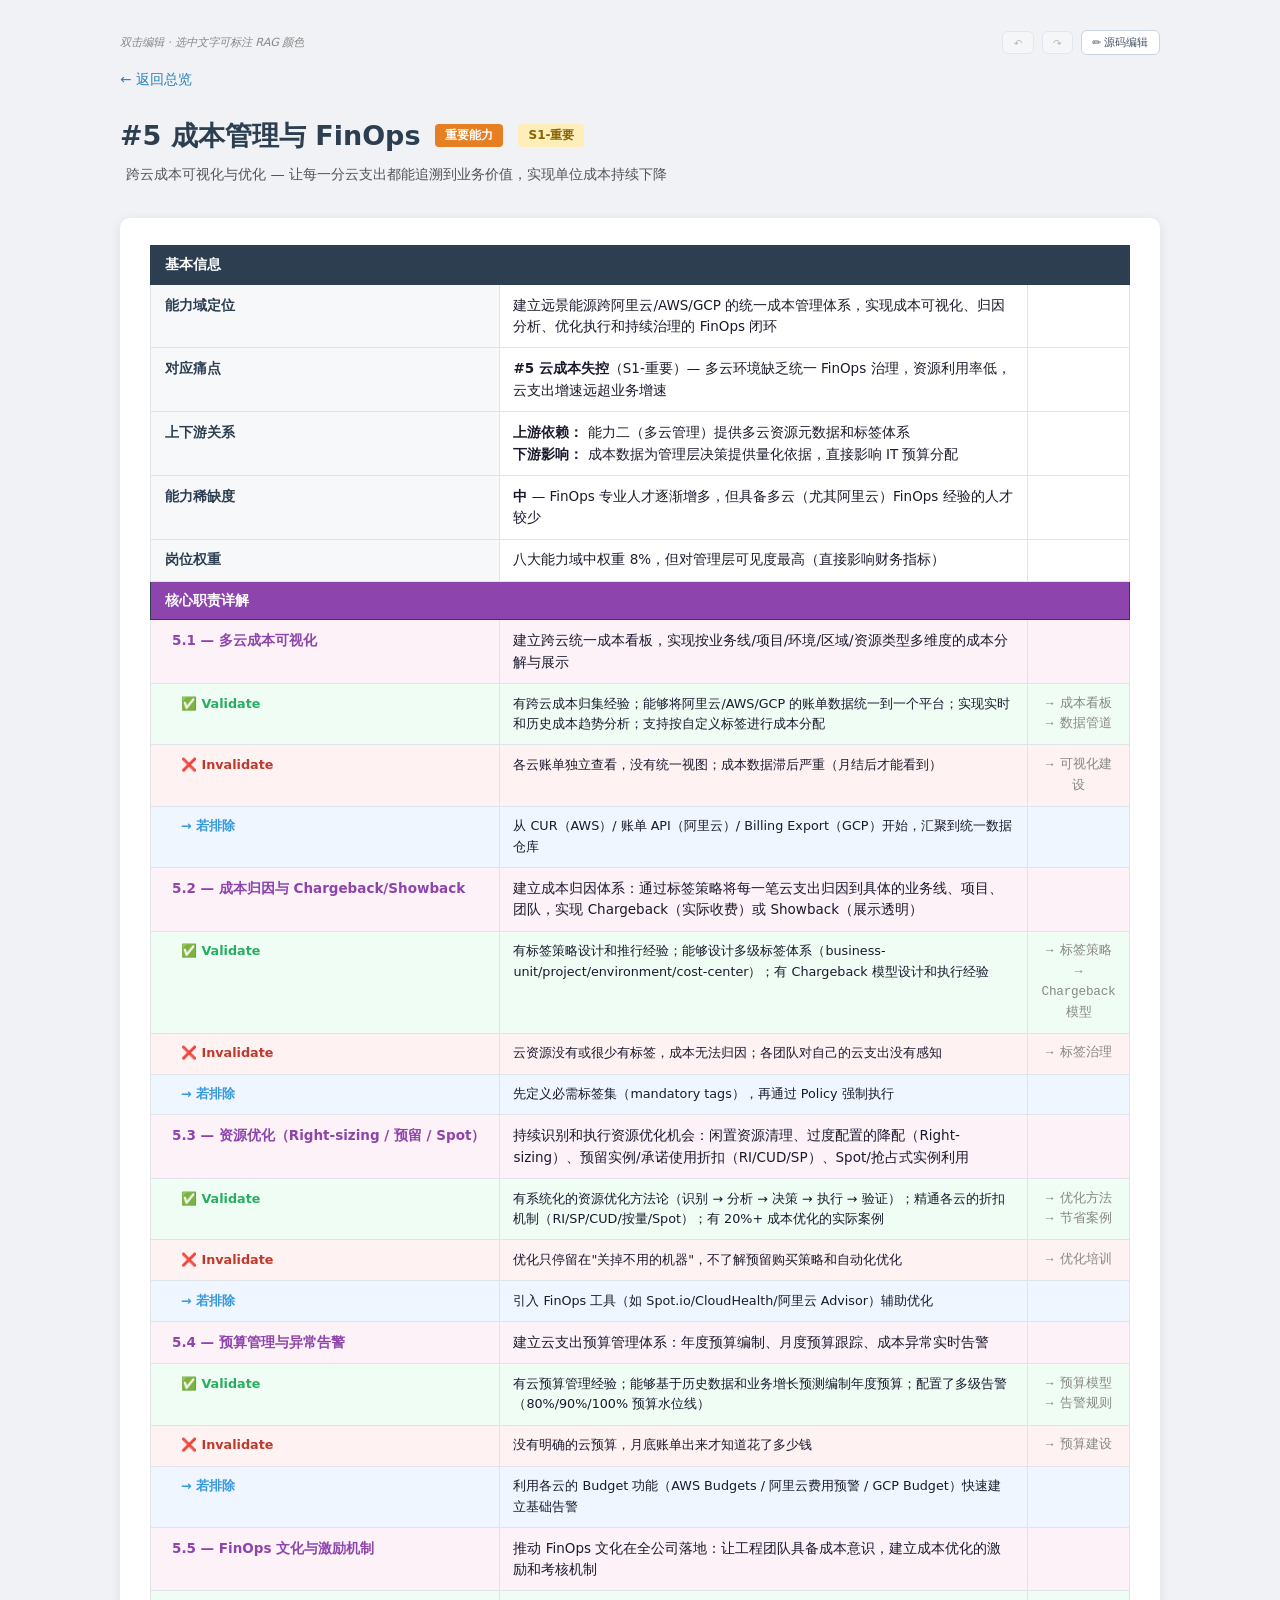
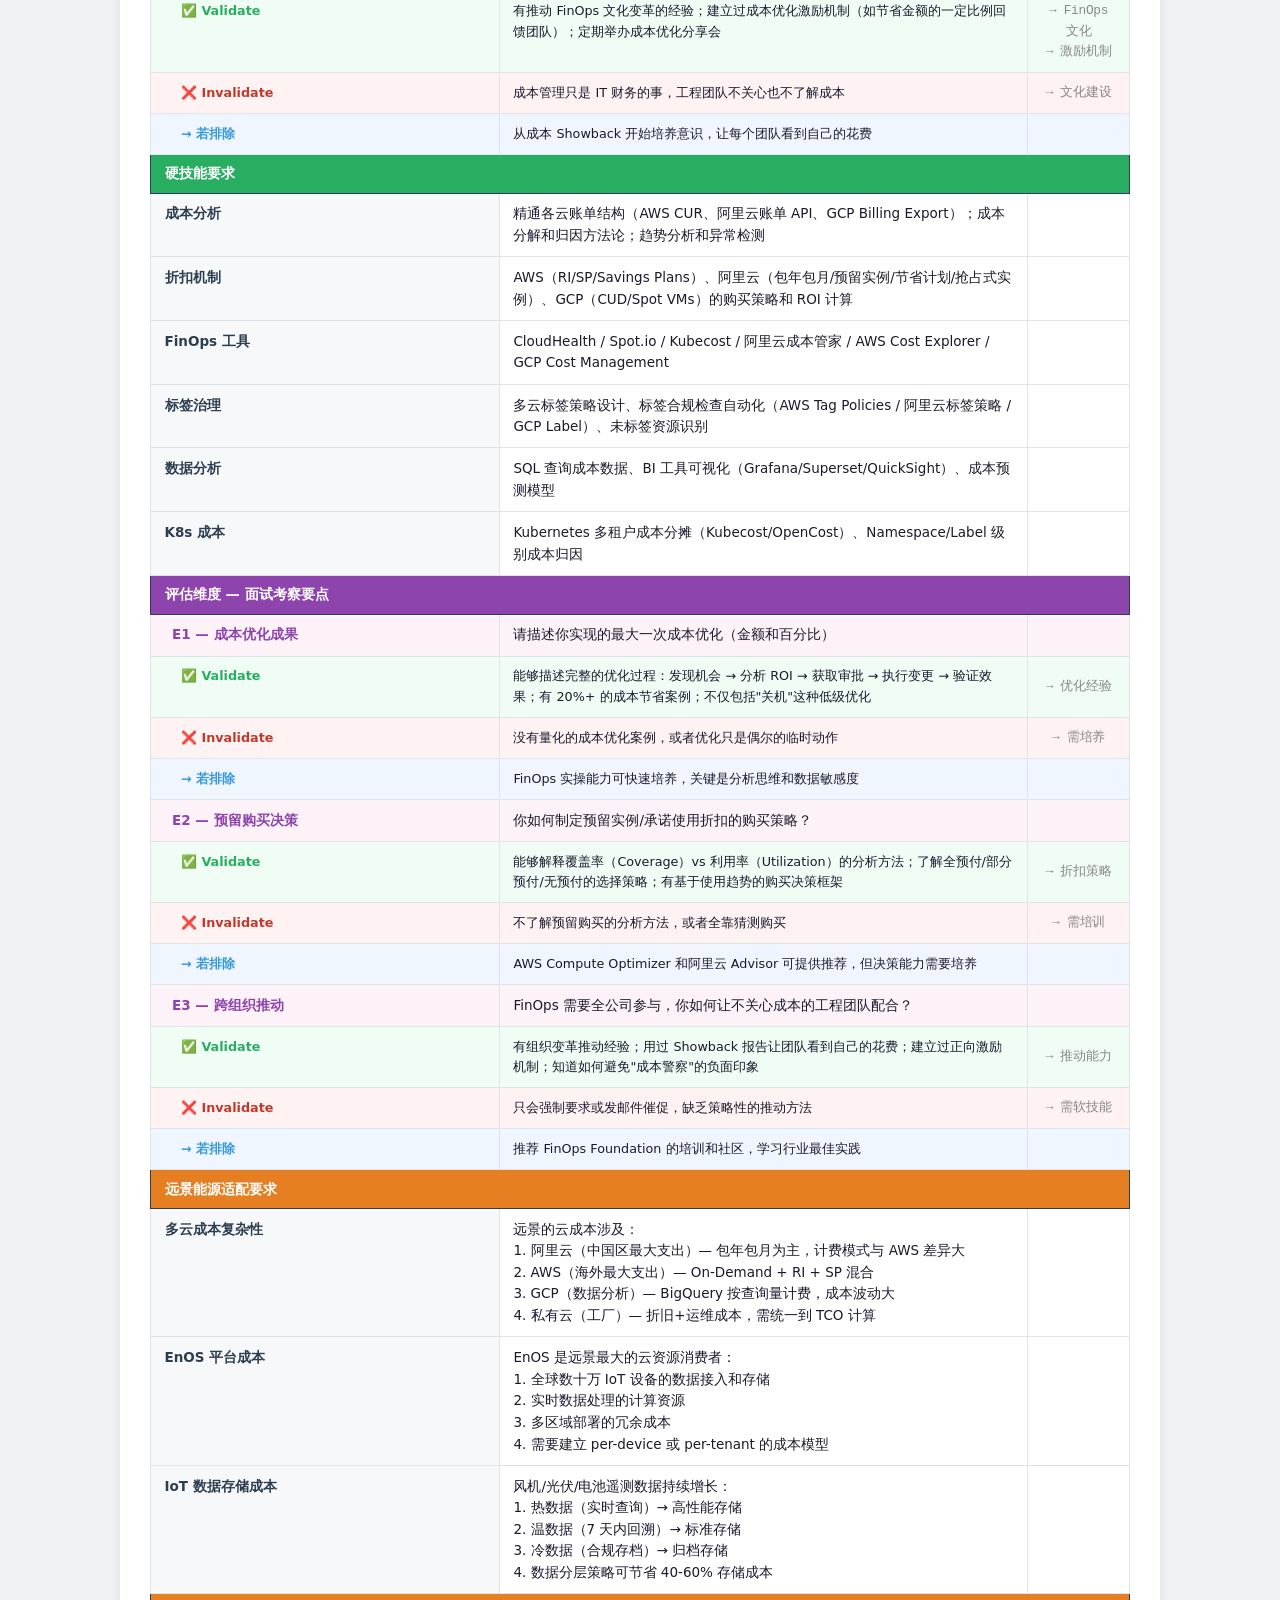
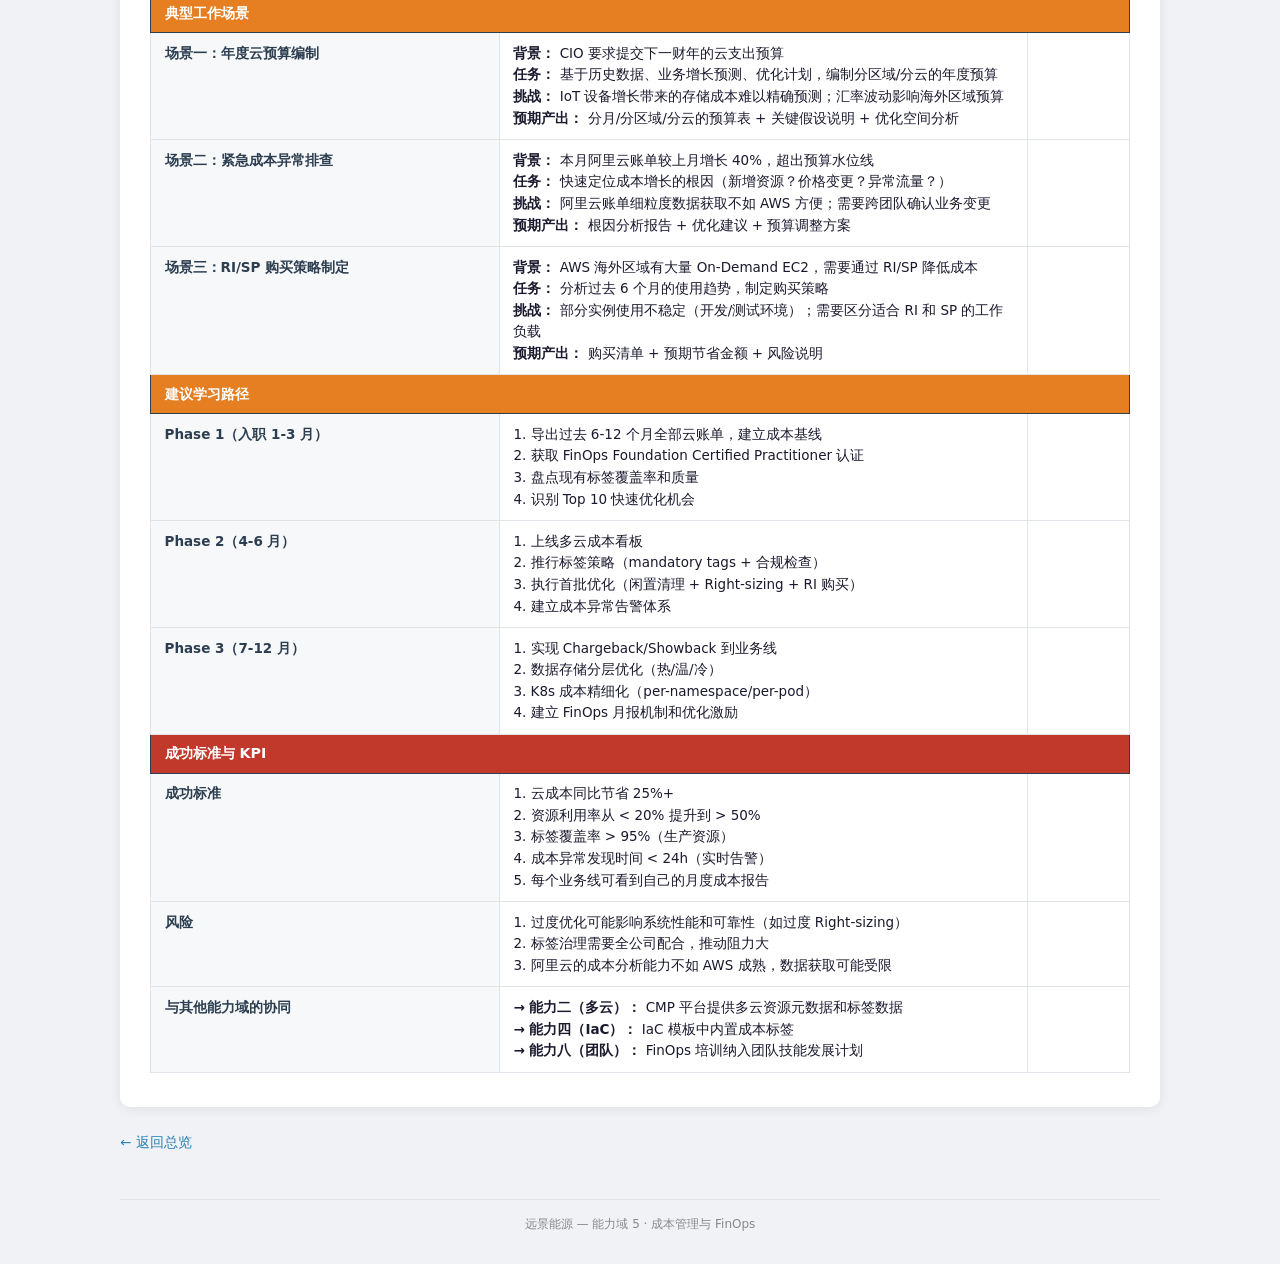
<file: cap5.html>
<!DOCTYPE html>
<html lang="zh-CN">
<head>
<meta charset="UTF-8"><meta name="viewport" content="width=device-width,initial-scale=1">
<title>能力域 — Loading...</title>
<link rel="stylesheet" href="style.css">
</head>
<body>
<div id="cap-root"><p style="color:#888;padding:2rem">Loading...</p></div>
<script src="cap-renderer.js"></script>
<script>BlockerRenderer.init('cap5.md', 'cap-root');</script>
</body></html>
</file>
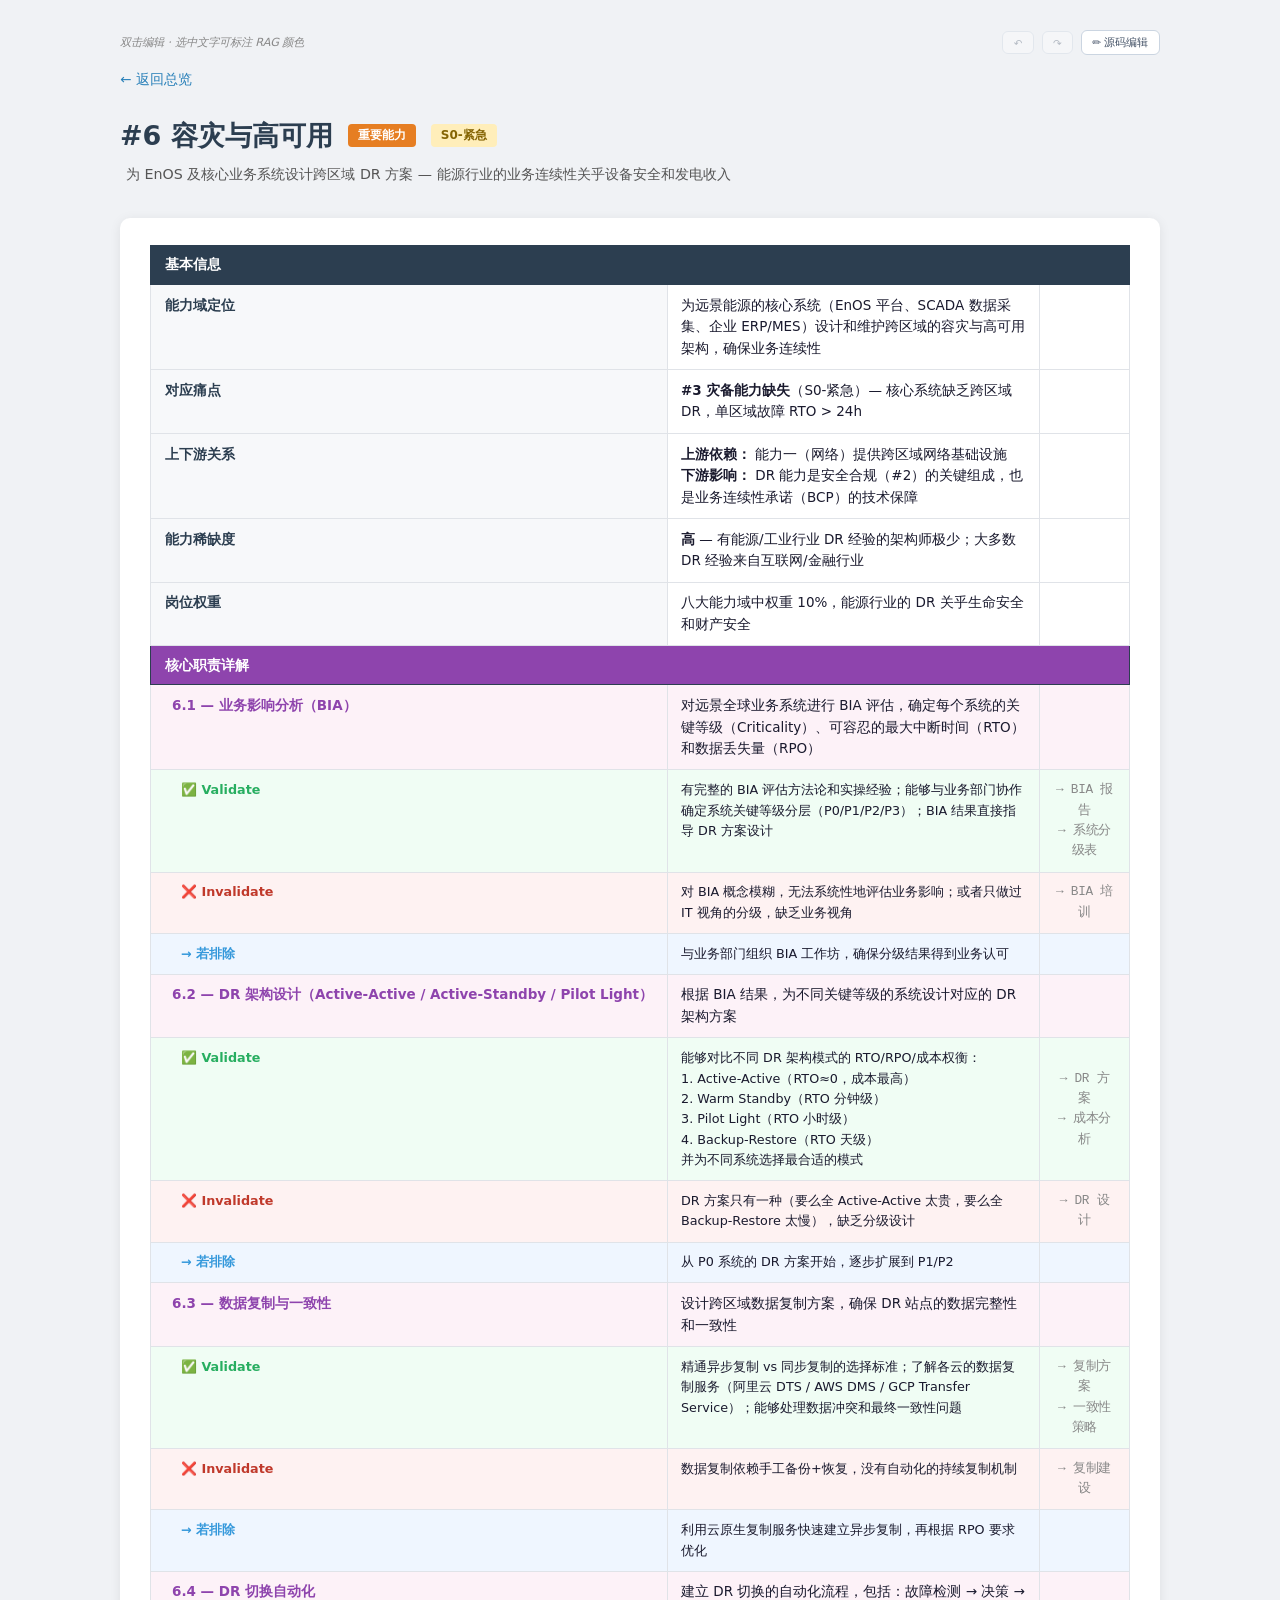
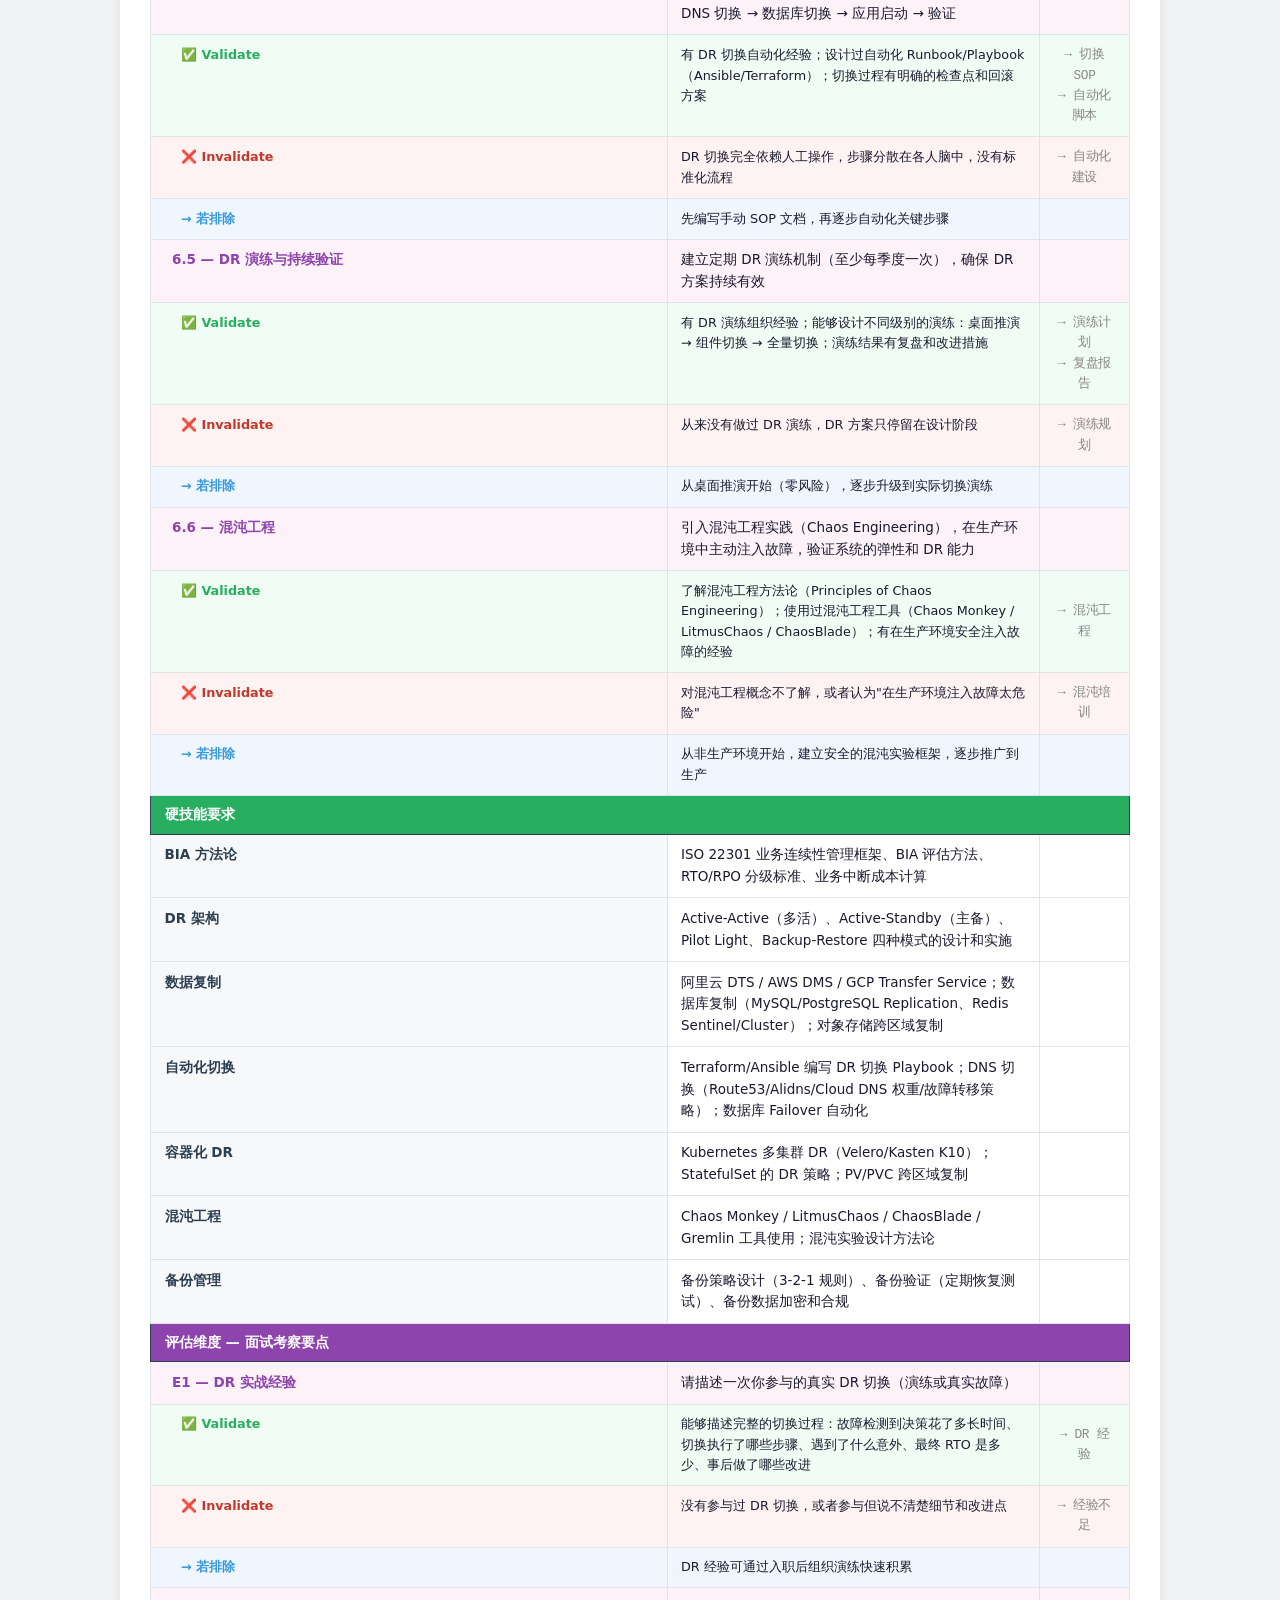
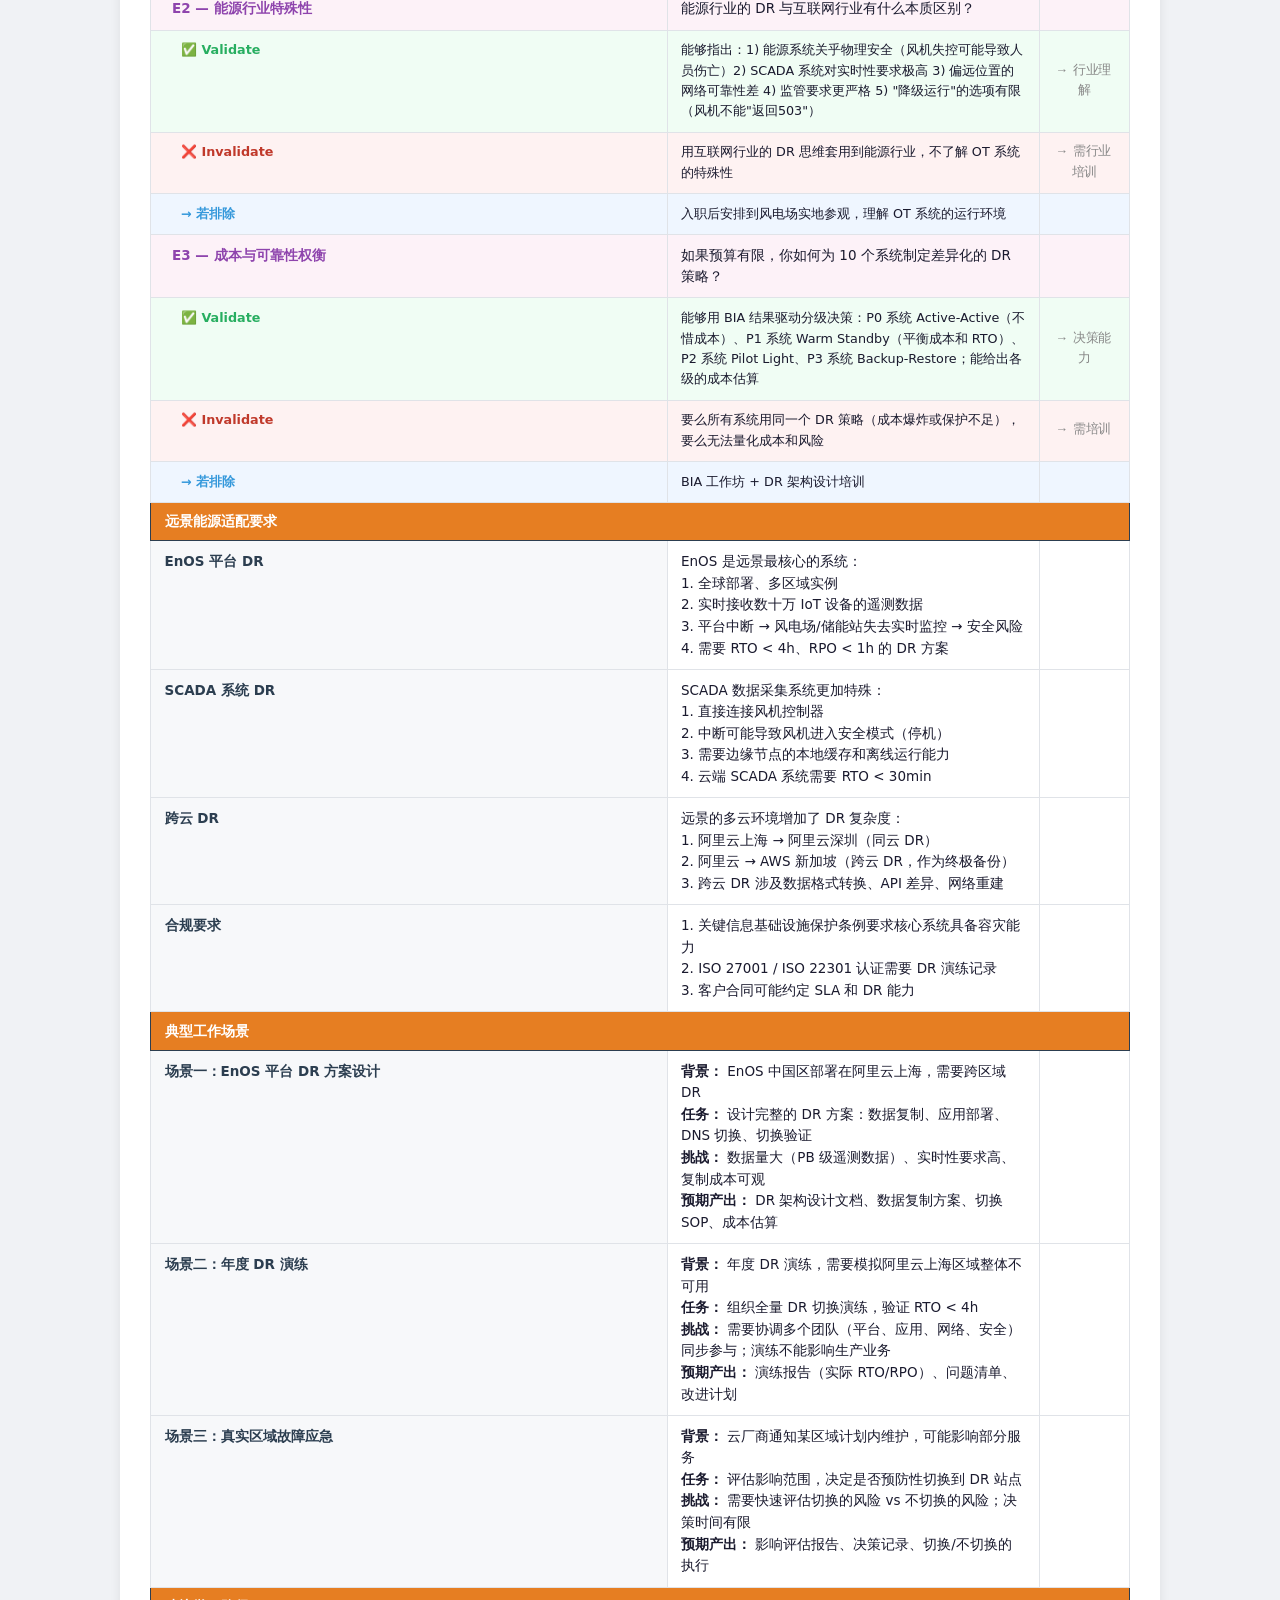
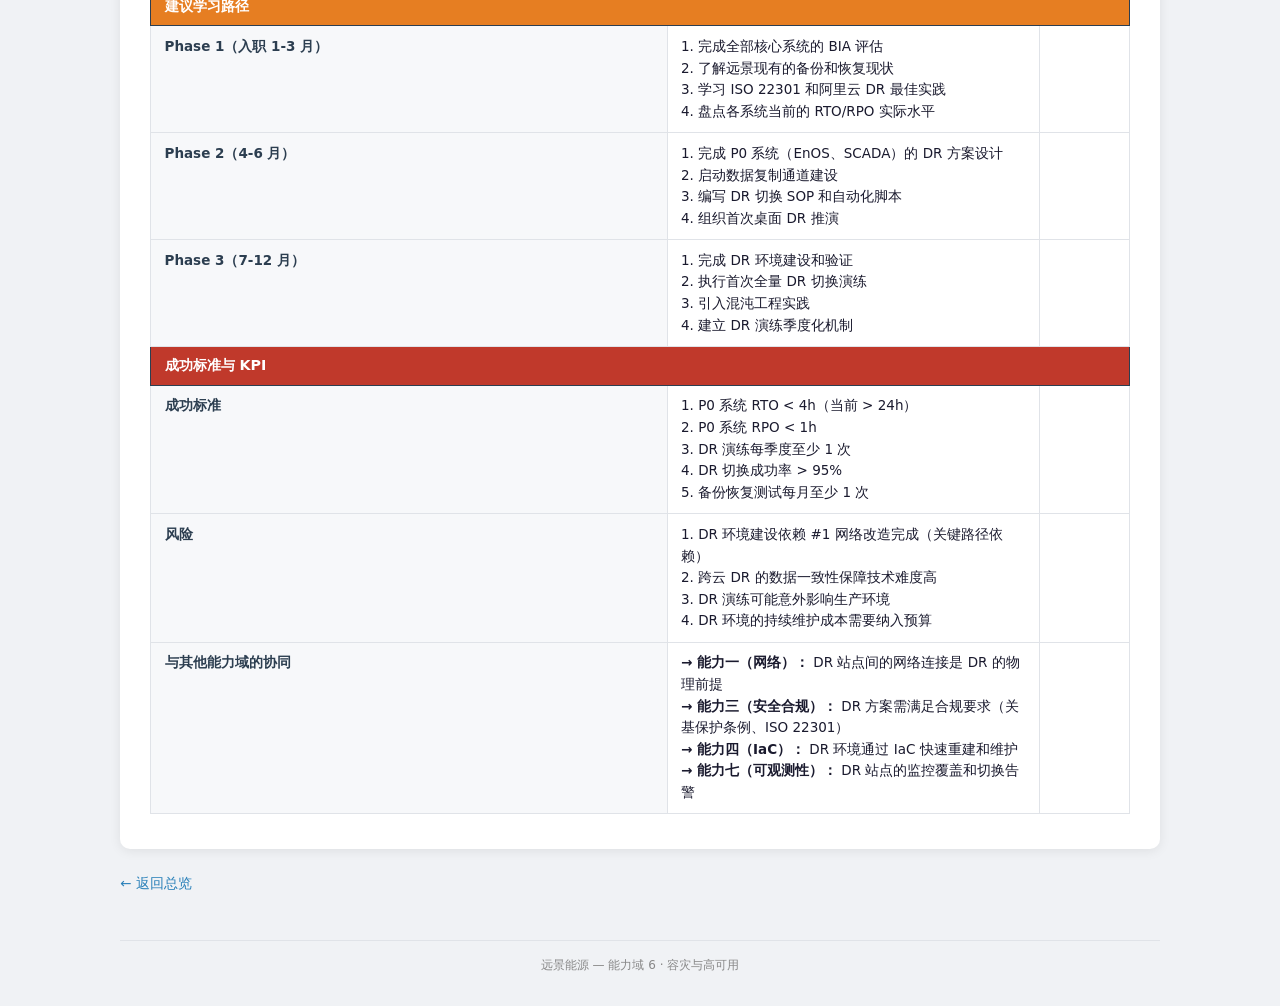
<file: cap6.html>
<!DOCTYPE html>
<html lang="zh-CN">
<head>
<meta charset="UTF-8"><meta name="viewport" content="width=device-width,initial-scale=1">
<title>能力域 — Loading...</title>
<link rel="stylesheet" href="style.css">
</head>
<body>
<div id="cap-root"><p style="color:#888;padding:2rem">Loading...</p></div>
<script src="cap-renderer.js"></script>
<script>BlockerRenderer.init('cap6.md', 'cap-root');</script>
</body></html>
</file>
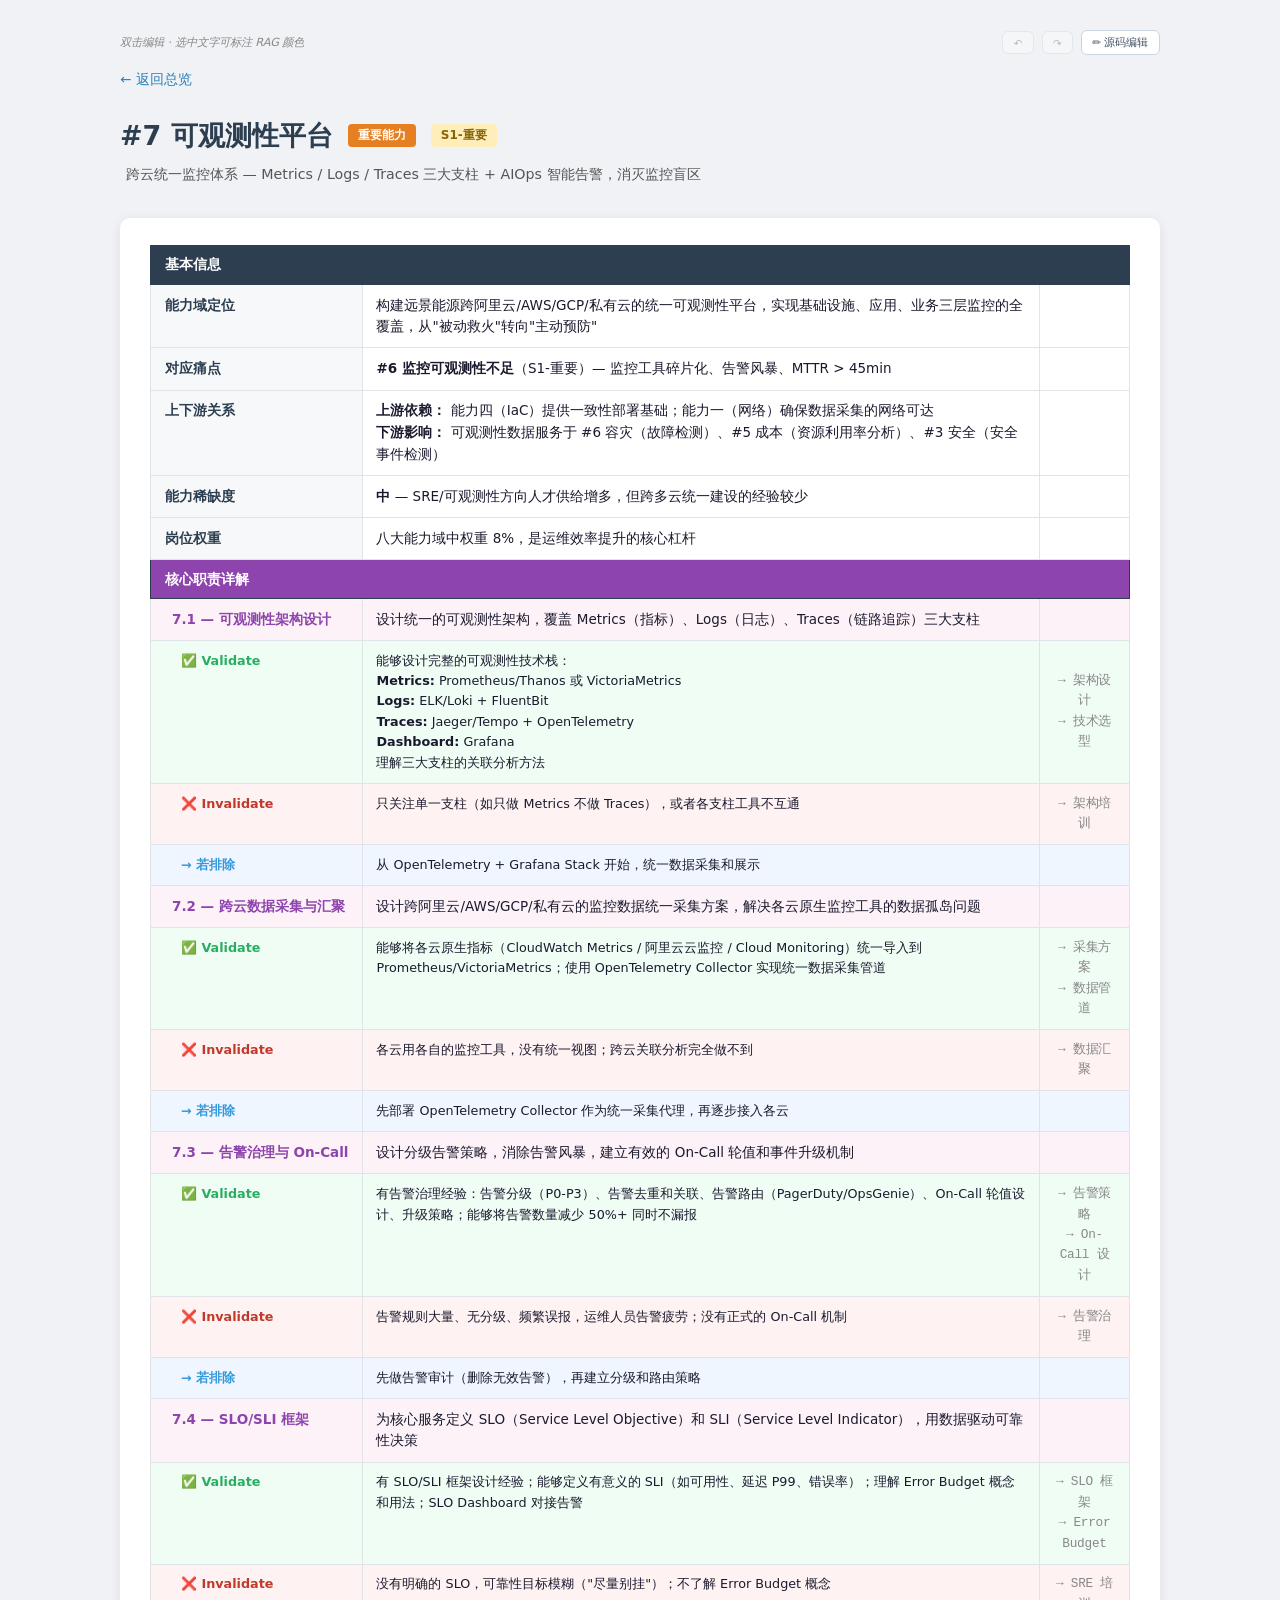
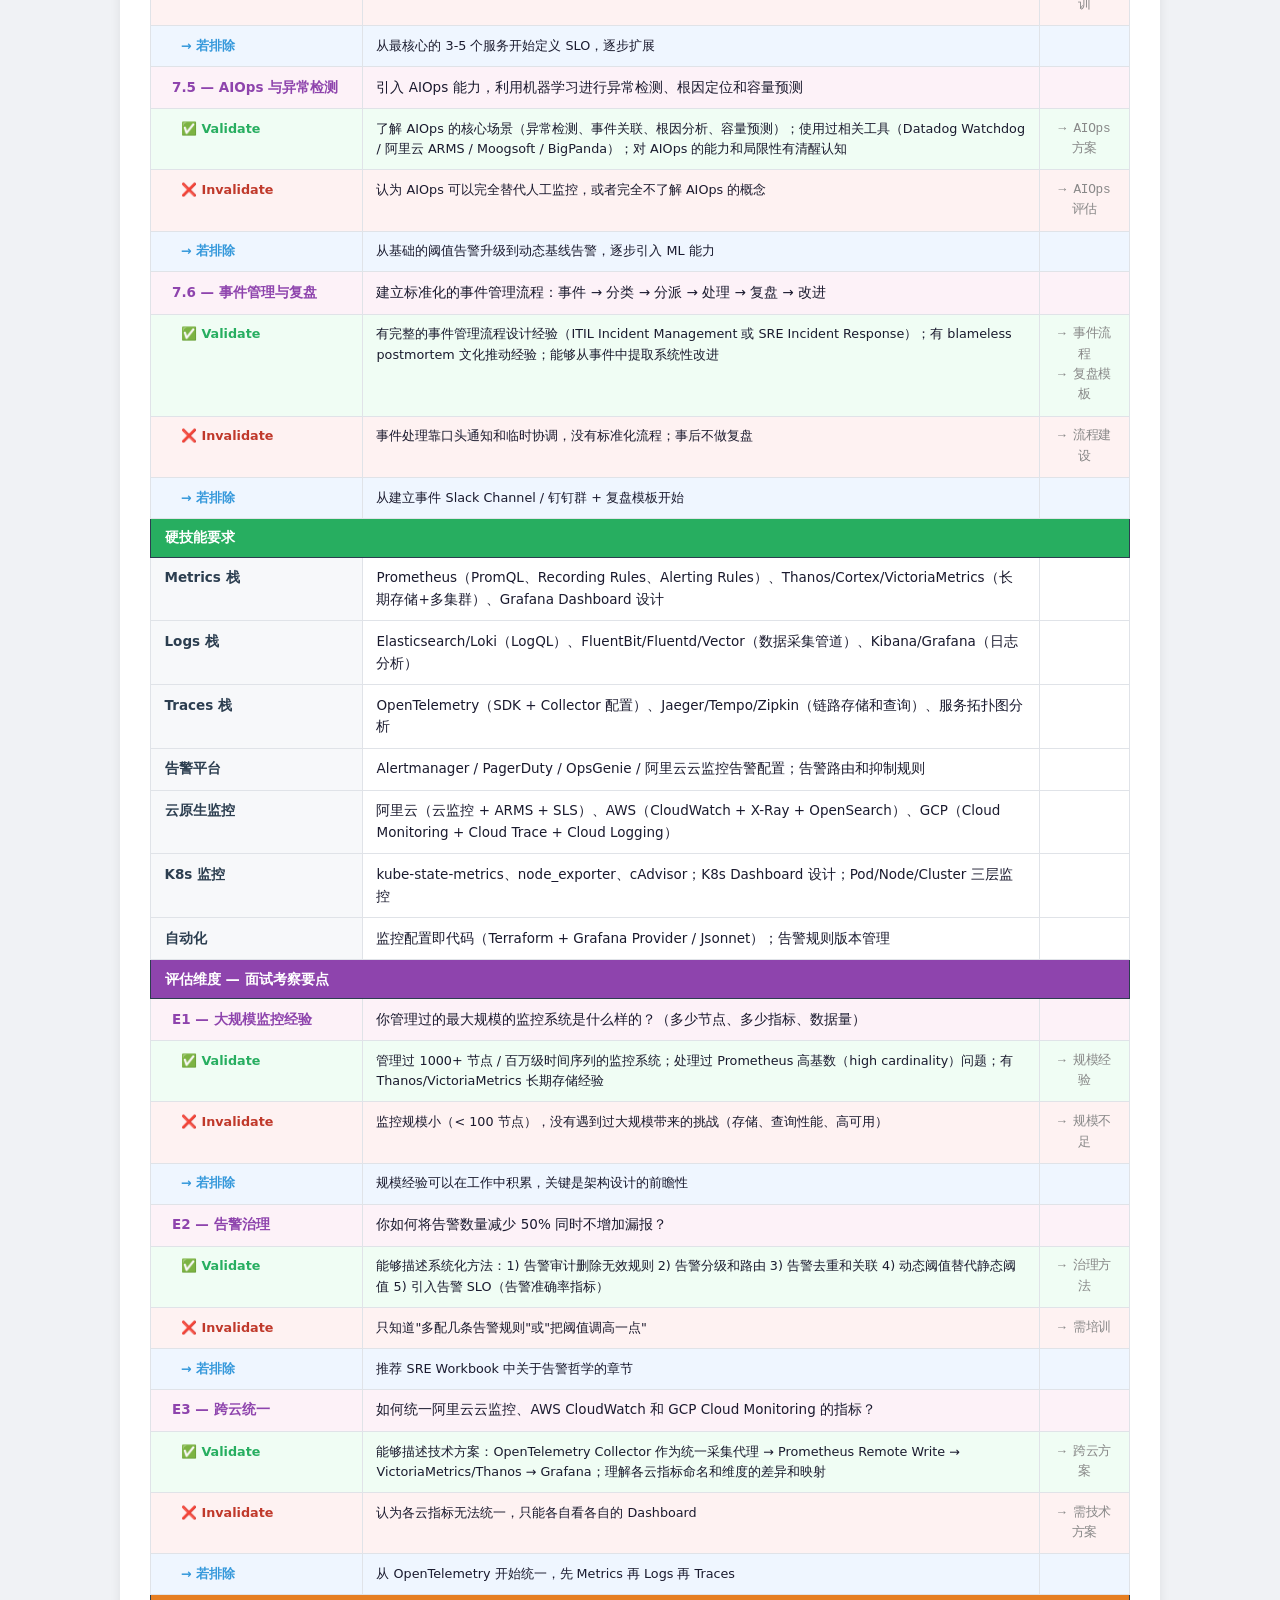
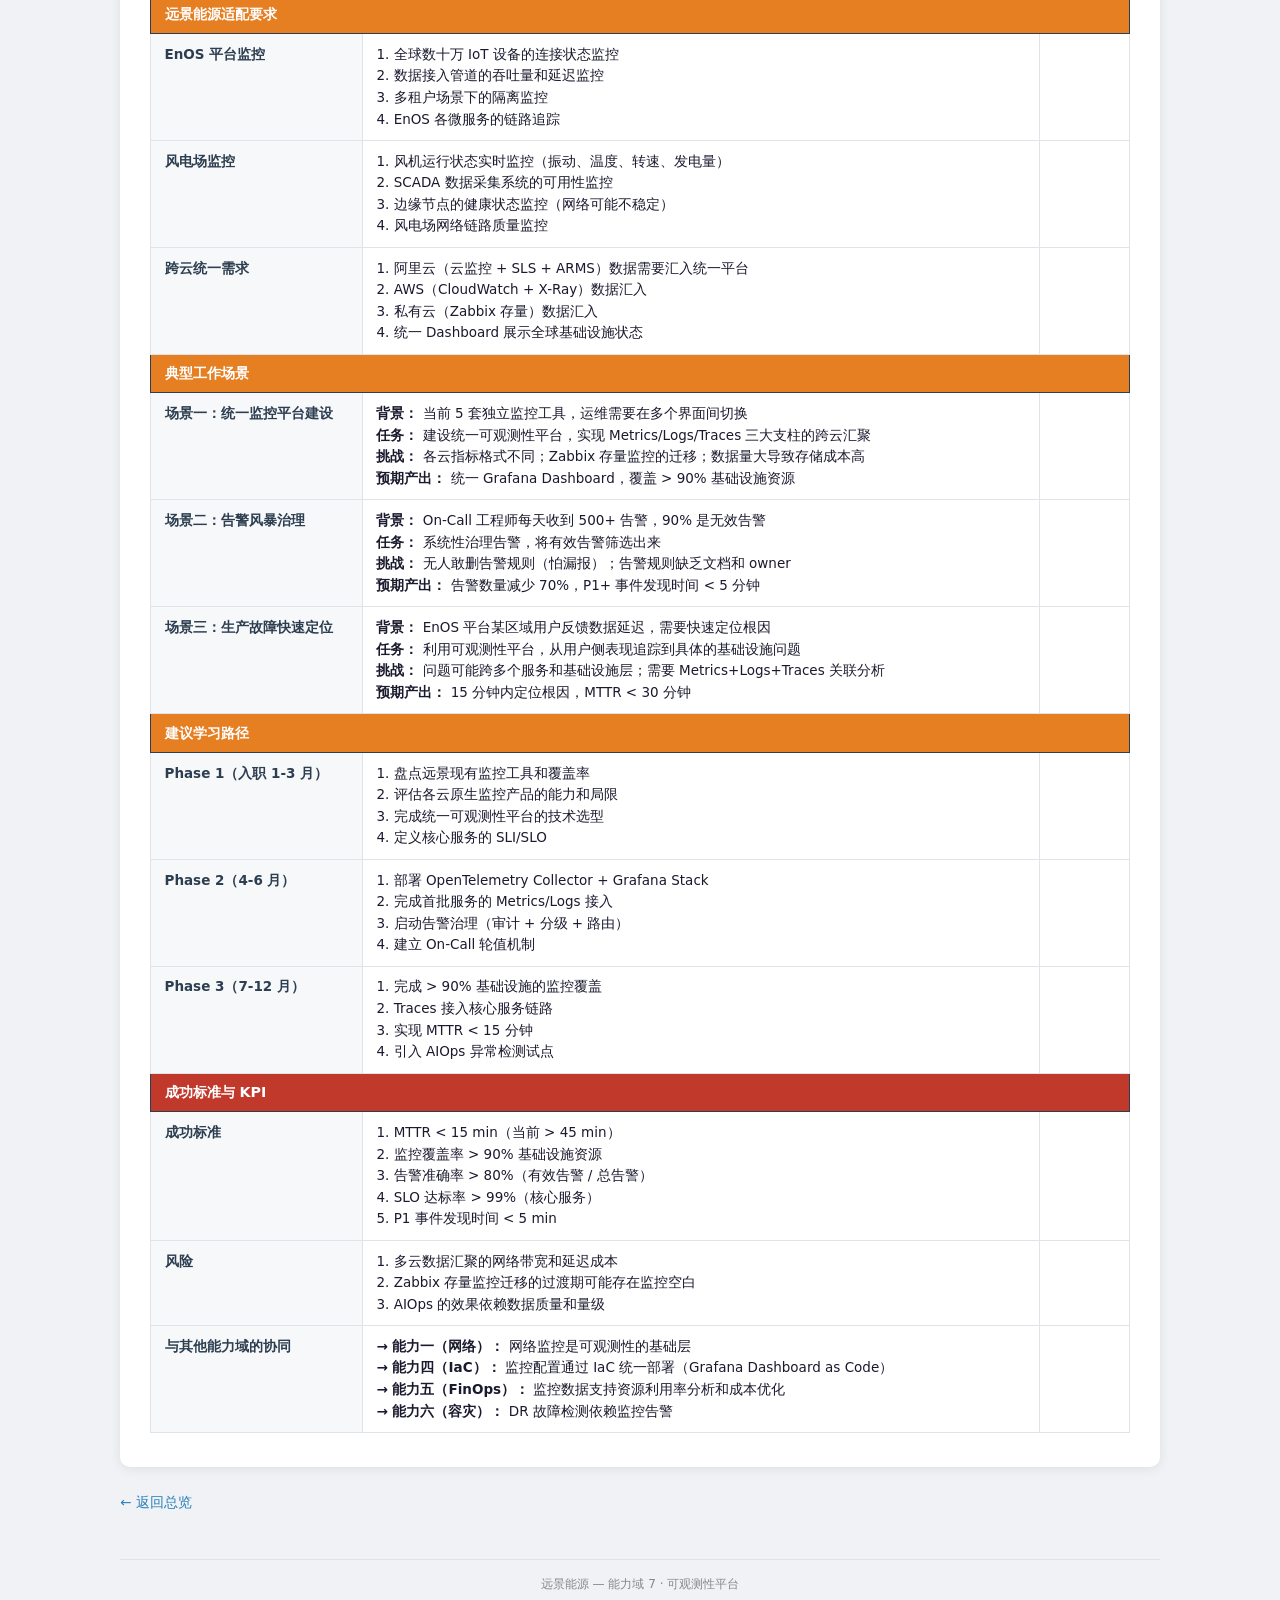
<file: cap7.html>
<!DOCTYPE html>
<html lang="zh-CN">
<head>
<meta charset="UTF-8"><meta name="viewport" content="width=device-width,initial-scale=1">
<title>能力域 — Loading...</title>
<link rel="stylesheet" href="style.css">
</head>
<body>
<div id="cap-root"><p style="color:#888;padding:2rem">Loading...</p></div>
<script src="cap-renderer.js"></script>
<script>BlockerRenderer.init('cap7.md', 'cap-root');</script>
</body></html>
</file>
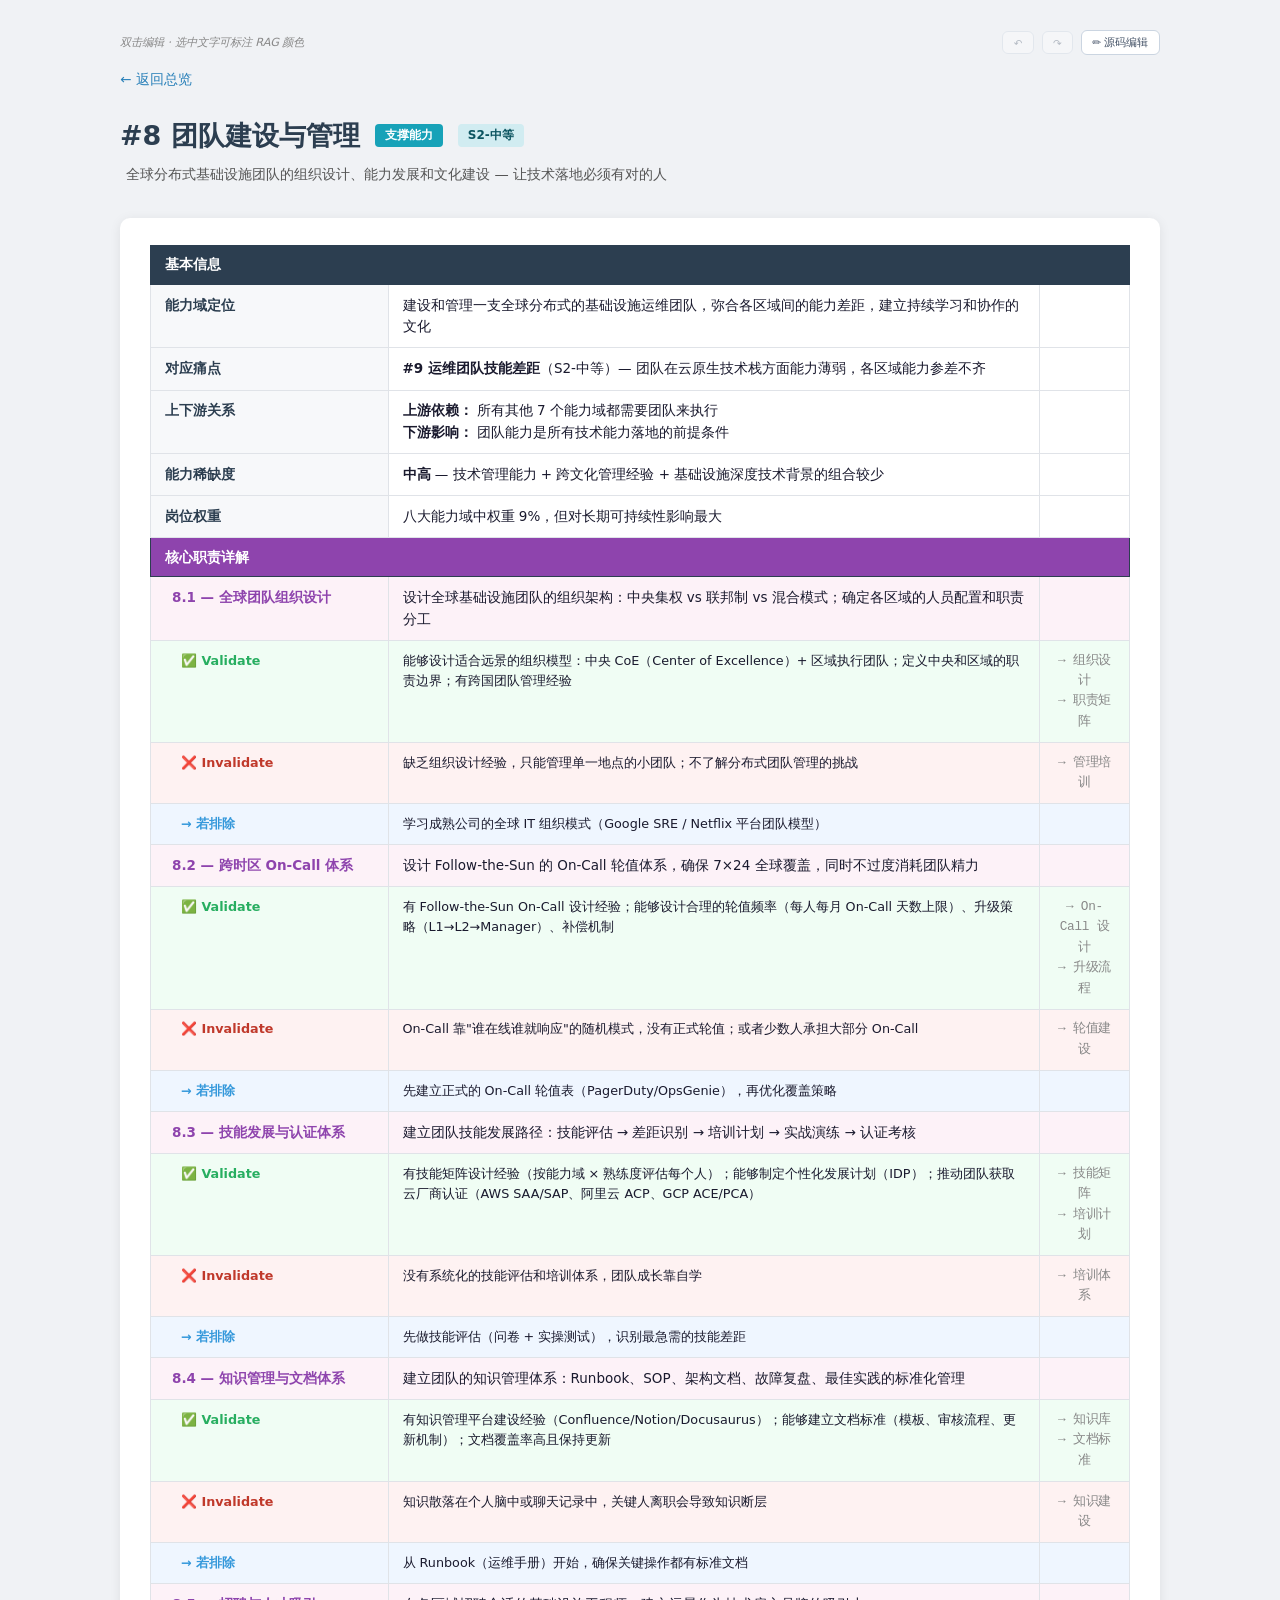
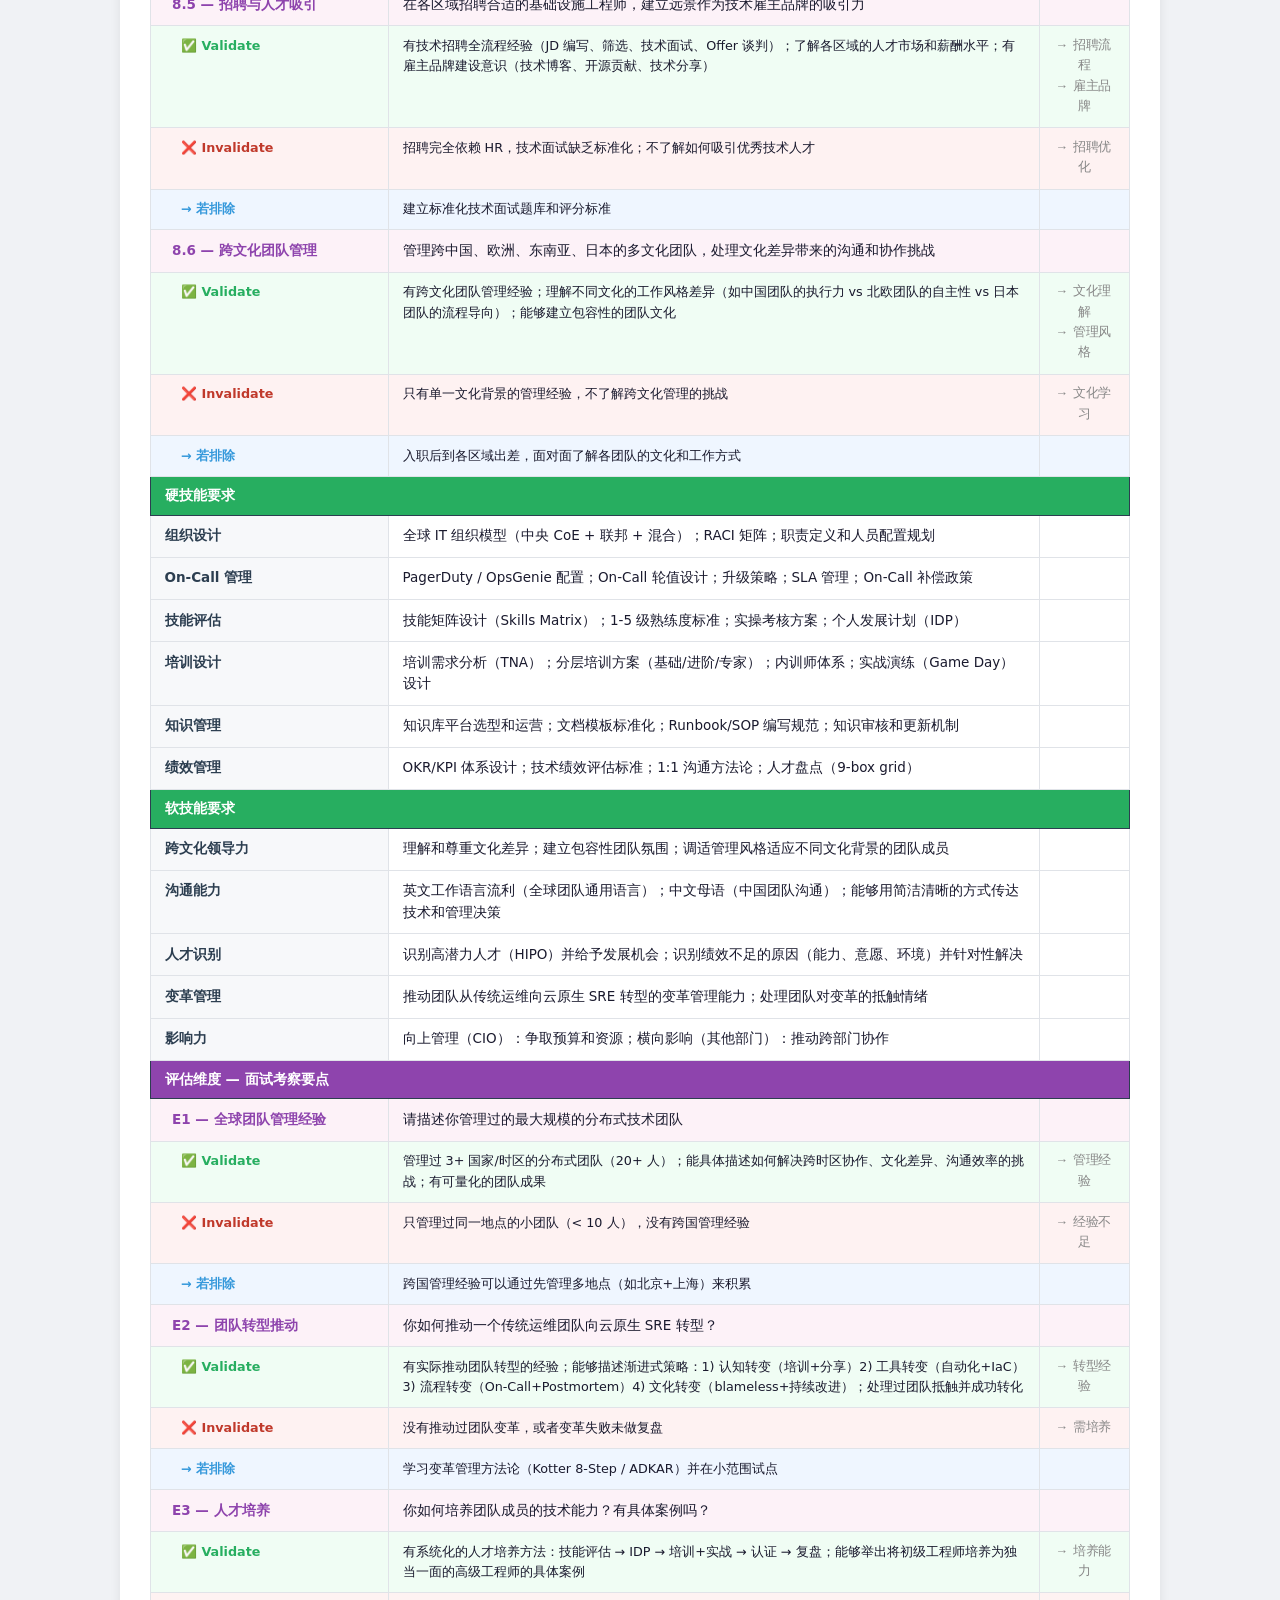
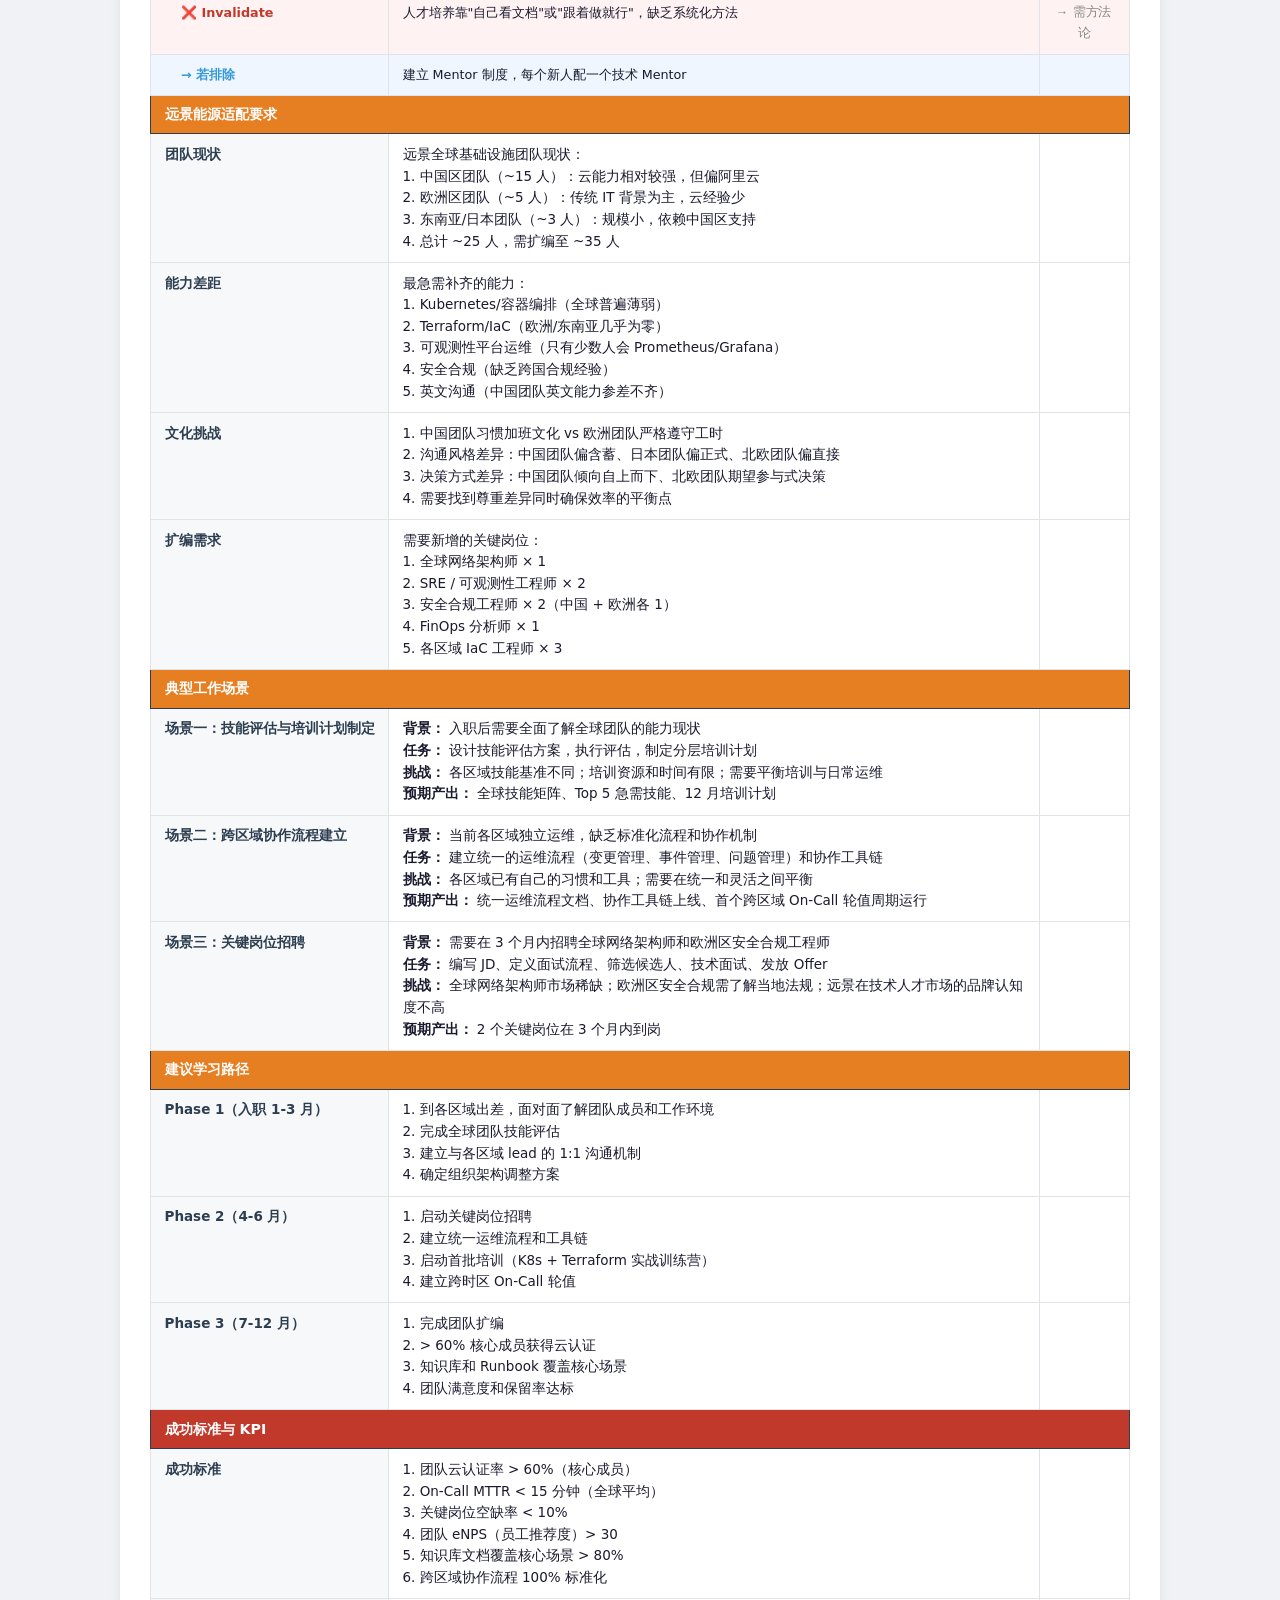
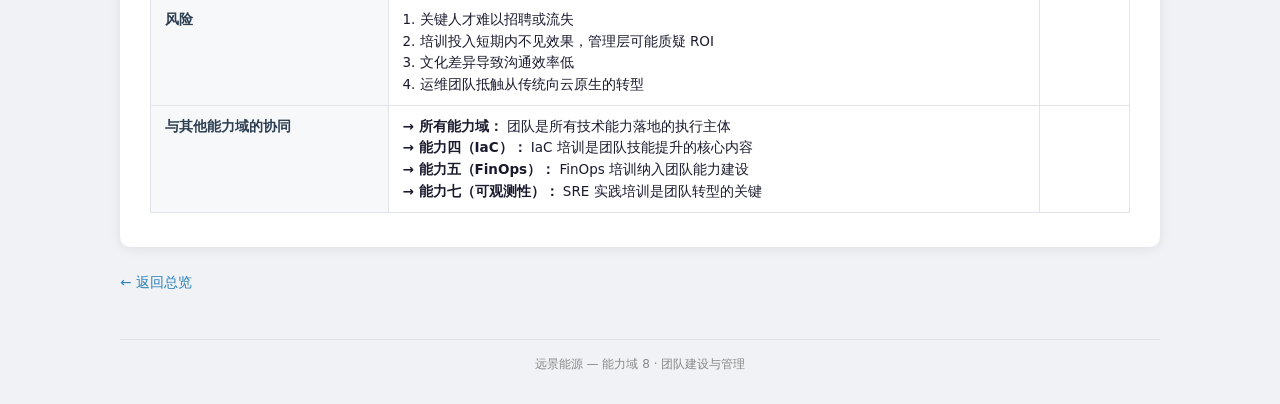
<file: cap8.html>
<!DOCTYPE html>
<html lang="zh-CN">
<head>
<meta charset="UTF-8"><meta name="viewport" content="width=device-width,initial-scale=1">
<title>能力域 — Loading...</title>
<link rel="stylesheet" href="style.css">
</head>
<body>
<div id="cap-root"><p style="color:#888;padding:2rem">Loading...</p></div>
<script src="cap-renderer.js"></script>
<script>BlockerRenderer.init('cap8.md', 'cap-root');</script>
</body></html>
</file>
<file: style.css>
/* ===== Base ===== */
*,*::before,*::after{box-sizing:border-box;margin:0;padding:0}
:root{
  --bg:#f0f2f5;--card:#fff;--border:#e0e3e8;
  --text:#1a1a2e;--text2:#555;--text3:#888;
  --p0:#dc3545;--p1:#e67e22;--p2:#27ae60;
  --accent:#2c3e50;--link:#2980b9;
  --shadow:0 2px 12px rgba(0,0,0,.08);
  --radius:10px;
}
html{font-size:15px}
body{font-family:"Segoe UI","Microsoft YaHei","PingFang SC",system-ui,sans-serif;background:var(--bg);color:var(--text);line-height:1.6;padding:2rem;max-width:1100px;margin:0 auto}

/* ===== Typography ===== */
h1{font-size:1.8rem;color:var(--accent);margin-bottom:.3rem}
h2{font-size:1.3rem;color:var(--accent);margin:2rem 0 1rem;padding-bottom:.4rem;border-bottom:2px solid var(--border)}
h3{font-size:1.05rem;color:var(--text2);margin:1.2rem 0 .6rem}
p.subtitle{color:var(--text2);margin-bottom:2rem;font-size:.95rem}

/* ===== Badge ===== */
.badge{display:inline-block;padding:2px 10px;border-radius:4px;font-size:.8rem;font-weight:700;color:#fff;vertical-align:middle}
.badge-p0{background:var(--p0)}
.badge-p1{background:var(--p1)}
.badge-p2{background:var(--p2)}
.badge-h3{background:var(--p2)}
.badge-info{background:#17a2b8}

/* ===== Card ===== */
.card{background:var(--card);border-radius:var(--radius);box-shadow:var(--shadow);padding:1.8rem 2rem;margin-bottom:1.5rem}

/* ===== Dependency Diagram ===== */
.diagram-box{background:#1a1a2e;color:#e8e8e8;border-radius:var(--radius);padding:2rem 2.5rem;overflow-x:auto;box-shadow:var(--shadow)}
.diagram-box pre{font-family:"Cascadia Code","Fira Code","Source Code Pro","Consolas",monospace;font-size:.88rem;line-height:1.7;white-space:pre;margin:0}
.diagram-box a{color:#5dade2;text-decoration:none;font-weight:700;transition:color .15s}
.diagram-box a:hover{color:#f9e547;text-decoration:underline}
.diagram-box .dim{color:#6c7a89}
.diagram-box .arrow{color:#7f8c8d}
.diagram-box .label{color:#aab7b8;font-size:.82rem}

/* ===== Table ===== */
table{width:100%;border-collapse:collapse;margin-bottom:.5rem}
table th,table td{padding:.65rem .9rem;text-align:left;border:1px solid var(--border);vertical-align:top;font-size:.9rem}
table th{background:#f7f8fa;color:var(--accent);font-weight:600;white-space:nowrap;width:180px}
table td{color:var(--text)}

/* Section header row */
tr.section-header td{background:var(--accent);color:#fff;font-weight:700;font-size:.95rem;padding:.5rem .9rem;border-color:var(--accent)}
tr.section-header.hyp td{background:#8e44ad}
tr.section-header.disc td{background:#27ae60}
tr.section-header.exec td{background:#e67e22}
tr.section-header.raci td{background:#2980b9}
tr.section-header.risk td{background:#c0392b}

/* Sub-hypothesis rows */
tr.sub-hyp th{background:#fdf2f8;color:#8e44ad;font-weight:600;padding-left:1.4rem}
tr.sub-hyp td{background:#fdf2f8}
tr.validate th{background:#f0fdf4;color:#27ae60;padding-left:2rem;font-size:.85rem}
tr.validate td{background:#f0fdf4;font-size:.85rem}
tr.invalidate th{background:#fef2f2;color:#c0392b;padding-left:2rem;font-size:.85rem}
tr.invalidate td{background:#fef2f2;font-size:.85rem}
tr.fallback th{background:#eff6ff;color:#3498db;padding-left:2rem;font-size:.85rem}
tr.fallback td{background:#eff6ff;font-size:.85rem}

/* ===== Nav ===== */
.nav{margin-bottom:1.5rem}
.nav a{color:var(--link);text-decoration:none;font-size:.9rem}
.nav a:hover{text-decoration:underline}
.nav .sep{color:var(--text3);margin:0 .4rem}

/* ===== Header bar ===== */
.page-header{display:flex;align-items:center;gap:1rem;flex-wrap:wrap;margin-bottom:.3rem}
.page-header h1{margin-bottom:0}

/* ===== Status ===== */
.status{display:inline-block;padding:2px 10px;border-radius:4px;font-size:.8rem;font-weight:600}
.status-active{background:#ffeeba;color:#856404}
.status-stalled{background:#f8d7da;color:#721c24}
.status-tbd{background:#e2e3e5;color:#383d41}
.status-pending{background:#d1ecf1;color:#0c5460}

/* ===== Footer ===== */
.footer{text-align:center;color:var(--text3);font-size:.8rem;margin-top:3rem;padding-top:1rem;border-top:1px solid var(--border)}

/* ===== Critical Path ===== */
.critical-path{background:linear-gradient(135deg,#fff9c4,#fff3e0);border-radius:var(--radius);padding:1.2rem 1.5rem;margin-top:1.5rem;box-shadow:0 2px 12px rgba(0,0,0,.06)}
.critical-path h3{color:#e65100;margin:0 0 .5rem}
.critical-path p{color:#4e342e;font-size:.92rem;margin:0}

/* ===== Index cards grid ===== */
.blocker-grid{display:grid;grid-template-columns:repeat(2,1fr);gap:1rem}
.blocker-card{background:var(--card);border-radius:var(--radius);box-shadow:var(--shadow);padding:.5rem 1rem;transition:transform .15s,box-shadow .15s;text-decoration:none;color:var(--text);display:block;border-left:4px solid var(--border)}
.blocker-card:hover{transform:translateY(-2px);box-shadow:0 6px 20px rgba(0,0,0,.12)}
.blocker-card.p0{border-left-color:var(--p0)}
.blocker-card.p1{border-left-color:var(--p1)}
.blocker-card.p2{border-left-color:var(--p2)}
.blocker-card.h3{border-left-color:var(--p2)}
.blocker-card .card-title{font-weight:700;font-size:.85rem;margin-bottom:.15rem;display:flex;align-items:center;gap:.4rem}
.blocker-card .card-desc{color:var(--text2);font-size:.75rem;line-height:1.4}

/* ===== Gantt Version Panel ===== */
.gv-toolbar{display:flex;gap:.5rem;margin-bottom:.6rem;flex-wrap:wrap}
.gv-btn{padding:.3rem .7rem;font-size:.7rem;border:1px solid #cbd5e1;border-radius:6px;background:#fff;color:#475569;cursor:pointer;transition:all .15s;font-family:inherit}
.gv-btn:hover{background:#f1f5f9;border-color:#94a3b8;color:#1e293b}
.gv-panel{background:#fff;border:1px solid #e2e8f0;border-radius:10px;box-shadow:0 4px 16px rgba(0,0,0,.08);margin-top:.6rem;max-height:360px;overflow:hidden;display:flex;flex-direction:column}
.gv-panel-hdr{padding:.5rem .8rem;font-size:.75rem;font-weight:700;color:#1e293b;border-bottom:1px solid #e2e8f0;display:flex;justify-content:space-between;align-items:center}
.gv-close{cursor:pointer;color:#94a3b8;font-size:.85rem;line-height:1}
.gv-close:hover{color:#ef4444}
.gv-list{overflow-y:auto;flex:1;padding:.4rem 0}
.gv-item{display:flex;align-items:center;gap:.5rem;padding:.35rem .8rem;font-size:.7rem;border-bottom:1px solid #f1f5f9;transition:background .1s}
.gv-item:hover{background:#f8fafc}
.gv-icon{font-size:.8rem;flex-shrink:0;width:16px;text-align:center}
.gv-manual .gv-icon{color:#d97706}
.gv-auto .gv-icon{color:#94a3b8}
.gv-name{flex:1;min-width:0;overflow:hidden;text-overflow:ellipsis;white-space:nowrap;color:#334155}
.gv-auto .gv-name{color:#94a3b8;font-style:italic}
.gv-time{font-size:.62rem;color:#94a3b8;flex-shrink:0;font-family:"Cascadia Code","Fira Code",monospace}
.gv-actions{display:flex;gap:.3rem;flex-shrink:0}
.gv-actions button{padding:.15rem .4rem;font-size:.6rem;border:1px solid #e2e8f0;border-radius:4px;background:#fff;color:#475569;cursor:pointer;transition:all .12s}
.gv-actions .gv-restore:hover{background:#dbeafe;border-color:#93c5fd;color:#1d4ed8}
.gv-actions .gv-del:hover{background:#fee2e2;border-color:#fca5a5;color:#dc2626}
.gv-empty{padding:1.5rem;text-align:center;color:#94a3b8;font-size:.72rem}

/* ===== Blocker Editor ===== */
.blocker-toolbar{display:flex;justify-content:flex-end;align-items:center;gap:.5rem;margin-bottom:.8rem}
.edit-hint{font-size:.75rem;color:var(--text3);margin-right:auto;font-style:italic}
.blocker-textarea{
  width:100%;min-height:600px;padding:1rem 1.2rem;
  font-family:"Cascadia Code","Fira Code","Source Code Pro",Consolas,monospace;
  font-size:.82rem;line-height:1.65;color:var(--text);
  background:var(--card);border:2px solid rgba(41,128,185,.15);border-radius:var(--radius);
  resize:vertical;outline:none;tab-size:2;
}
.blocker-textarea:focus{border-color:var(--link);box-shadow:0 0 0 3px rgba(41,128,185,.1)}
.blocker-editor-actions{display:flex;gap:.5rem;margin-top:.6rem}
.blocker-btn-save{background:var(--link)!important;color:#fff!important;border-color:var(--link)!important}
.blocker-btn-save:hover{background:#1a6ea0!important}
.blocker-btn-reset{color:var(--p0)!important;border-color:rgba(220,53,69,.3)!important}
.blocker-btn-reset:hover{background:rgba(220,53,69,.06)!important}
.gv-btn:disabled{opacity:.35;cursor:default}

/* ===== Inline Cell Editing (contenteditable) ===== */
[data-field],[data-meta]{cursor:text;transition:background .15s ease}
[data-field]:hover,[data-meta]:hover{background:rgba(41,128,185,.04);outline:1px dashed rgba(41,128,185,.2);outline-offset:-1px;border-radius:2px}
.editing{background:rgba(41,128,185,.05)!important;outline:2px solid var(--link)!important;outline-offset:-2px;border-radius:2px;min-height:1.4em}
[contenteditable="true"]:focus{outline:2px solid var(--link);outline-offset:-2px}
.subtitle[data-meta]{display:inline-block;padding:2px 6px;border-radius:var(--radius);cursor:text}
.subtitle[data-meta]:hover{background:rgba(41,128,185,.04);outline:1px dashed rgba(41,128,185,.2);outline-offset:-1px}

/* ===== RAG Highlight Marks ===== */
mark.rag-r{background:#fecaca;border-radius:2px;padding:0 1px;color:#991b1b}
mark.rag-a{background:#fef3c7;border-radius:2px;padding:0 1px;color:#92400e}
mark.rag-g{background:#dcfce7;border-radius:2px;padding:0 1px;color:#166534}

/* ===== RAG Floating Toolbar ===== */
.rag-toolbar{
  position:fixed;display:flex;align-items:center;gap:6px;
  padding:5px 10px;background:#fff;
  border:1px solid var(--border);border-radius:20px;
  box-shadow:0 4px 16px rgba(0,0,0,.12),0 1px 3px rgba(0,0,0,.06);
  z-index:9999;user-select:none;
  animation:rag-pop .15s ease;
}
@keyframes rag-pop{from{opacity:0;transform:translateY(4px) scale(.95)}to{opacity:1;transform:translateY(0) scale(1)}}
.rag-btn{
  width:22px;height:22px;border-radius:50%;border:2px solid transparent;
  cursor:pointer;transition:transform .12s,box-shadow .12s;
  padding:0;display:flex;align-items:center;justify-content:center;
  font-size:0;line-height:1;
}
.rag-btn:hover{transform:scale(1.2);box-shadow:0 0 0 3px rgba(0,0,0,.08)}
.rag-btn:active{transform:scale(.95)}
.rag-btn-r{background:#ef4444;border-color:#fca5a5}
.rag-btn-a{background:#f59e0b;border-color:#fcd34d}
.rag-btn-g{background:#22c55e;border-color:#86efac}
.rag-btn-clear{background:#f3f4f6;border:1.5px solid #d1d5db;font-size:11px;color:#6b7280}
.rag-btn-clear:hover{background:#e5e7eb}
.rag-sep{width:1px;height:16px;background:var(--border);margin:0 2px}

/* ===== Detail page ref column ===== */
.ref-col{width:90px;text-align:center;font-size:.75rem;color:var(--text3);font-family:"Cascadia Code","Fira Code",monospace;vertical-align:middle;letter-spacing:-.02em;line-height:1.6}

/* ===== Print ===== */
@media print{
  .blocker-toolbar,.rag-toolbar{display:none!important}
}

/* ===== Responsive ===== */
@media(max-width:700px){
  body{padding:1rem}
  .diagram-box{padding:1rem;font-size:.75rem}
  table th{width:120px}
}
</file>
